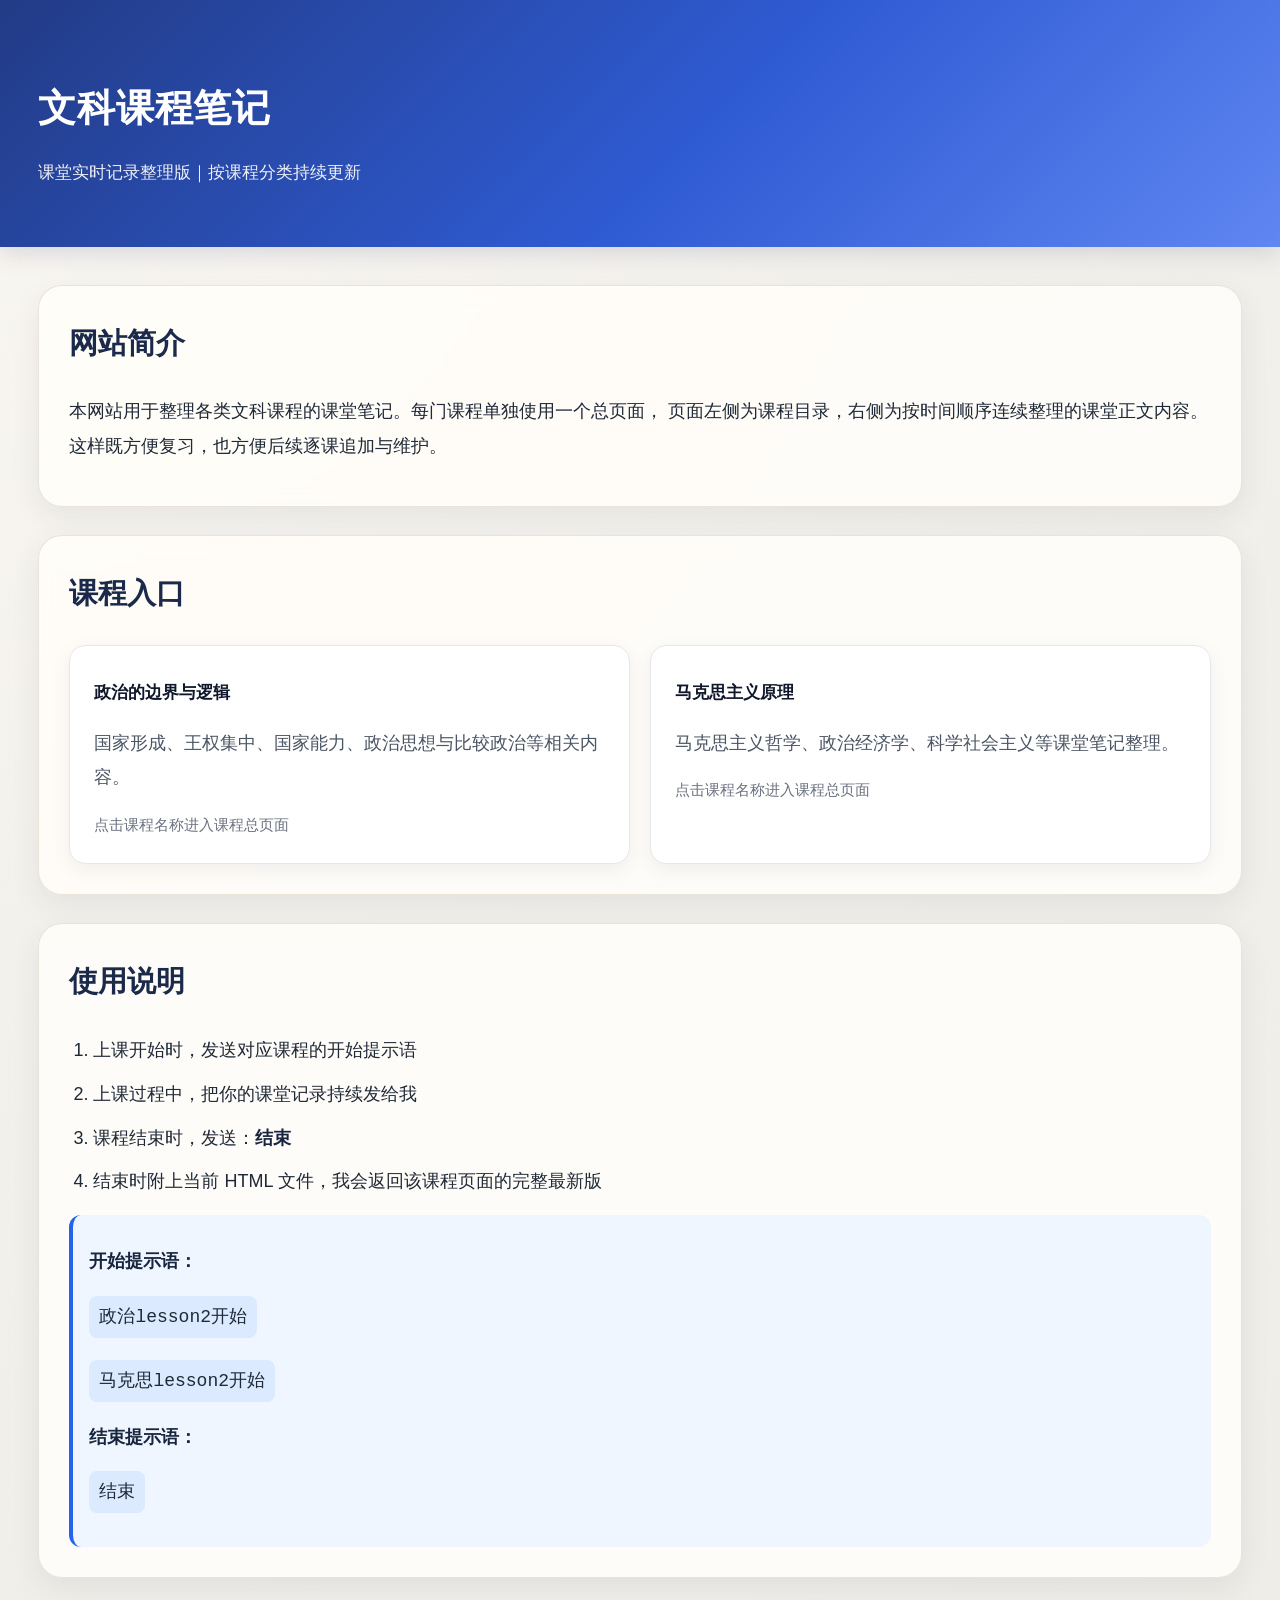
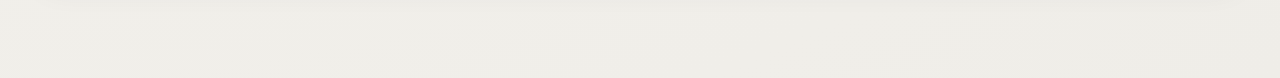
<file: index.html>
<!DOCTYPE html>
<html lang="zh-CN">
<head>
  <meta charset="UTF-8" />
  <meta name="viewport" content="width=device-width, initial-scale=1.0" />
  <title>文科课程笔记｜首页</title>
  <link rel="stylesheet" href="style.css" />
  <style>
    .course-grid {
      display: grid;
      grid-template-columns: repeat(auto-fit, minmax(280px, 1fr));
      gap: 20px;
      margin-top: 20px;
    }

    .course-card {
      background: white;
      border-radius: 16px;
      padding: 24px;
      box-shadow: 0 6px 20px rgba(15, 23, 42, 0.06);
      border: 1px solid #e5e7eb;
      transition: transform 0.2s ease, box-shadow 0.2s ease;
    }

    .course-card:hover {
      transform: translateY(-2px);
      box-shadow: 0 10px 28px rgba(15, 23, 42, 0.10);
    }

    .course-card h3 {
      margin-top: 0;
      margin-bottom: 12px;
      color: #1d4ed8;
    }

    .course-card p {
      color: #4b5563;
      margin-bottom: 16px;
    }

    .course-link {
      display: inline-block;
      text-decoration: none;
      color: #0f172a;
      font-weight: 700;
      font-size: 1.05rem;
    }

    .course-link:hover {
      color: #2563eb;
    }

    .course-meta {
      margin-top: 12px;
      color: #6b7280;
      font-size: 0.95rem;
    }

    .command-box {
      background: #eff6ff;
      border-left: 4px solid #2563eb;
      padding: 16px;
      border-radius: 12px;
      margin-top: 12px;
    }

    .command-box code {
      display: inline-block;
      background: #dbeafe;
      padding: 4px 10px;
      border-radius: 8px;
      font-family: Consolas, monospace;
      margin: 4px 0;
    }
  </style>
</head>
<body>
  <header class="site-header">
    <div class="container">
      <h1>文科课程笔记</h1>
      <p class="subtitle">课堂实时记录整理版｜按课程分类持续更新</p>
    </div>
  </header>

  <main class="container">
    <section class="card">
      <h2>网站简介</h2>
      <p>
        本网站用于整理各类文科课程的课堂笔记。每门课程单独使用一个总页面，
        页面左侧为课程目录，右侧为按时间顺序连续整理的课堂正文内容。
        这样既方便复习，也方便后续逐课追加与维护。
      </p>
    </section>

    <section class="card">
      <h2>课程入口</h2>
      <div class="course-grid">
        <div class="course-card">
          <h3><a class="course-link" href="politics.html">政治的边界与逻辑</a></h3>
          <p>国家形成、王权集中、国家能力、政治思想与比较政治等相关内容。</p>
          <div class="course-meta">点击课程名称进入课程总页面</div>
        </div>

        <div class="course-card">
          <h3><a class="course-link" href="marx.html">马克思主义原理</a></h3>
          <p>马克思主义哲学、政治经济学、科学社会主义等课堂笔记整理。</p>
          <div class="course-meta">点击课程名称进入课程总页面</div>
        </div>
      </div>
    </section>

    <section class="card">
      <h2>使用说明</h2>
      <ol>
        <li>上课开始时，发送对应课程的开始提示语</li>
        <li>上课过程中，把你的课堂记录持续发给我</li>
        <li>课程结束时，发送：<strong>结束</strong></li>
        <li>结束时附上当前 HTML 文件，我会返回该课程页面的完整最新版</li>
      </ol>

      <div class="command-box">
        <p><strong>开始提示语：</strong></p>
        <p><code>政治lesson2开始</code></p>
        <p><code>马克思lesson2开始</code></p>
        <p><strong>结束提示语：</strong></p>
        <p><code>结束</code></p>
      </div>
    </section>
  </main>
</body>
</html>
</file>
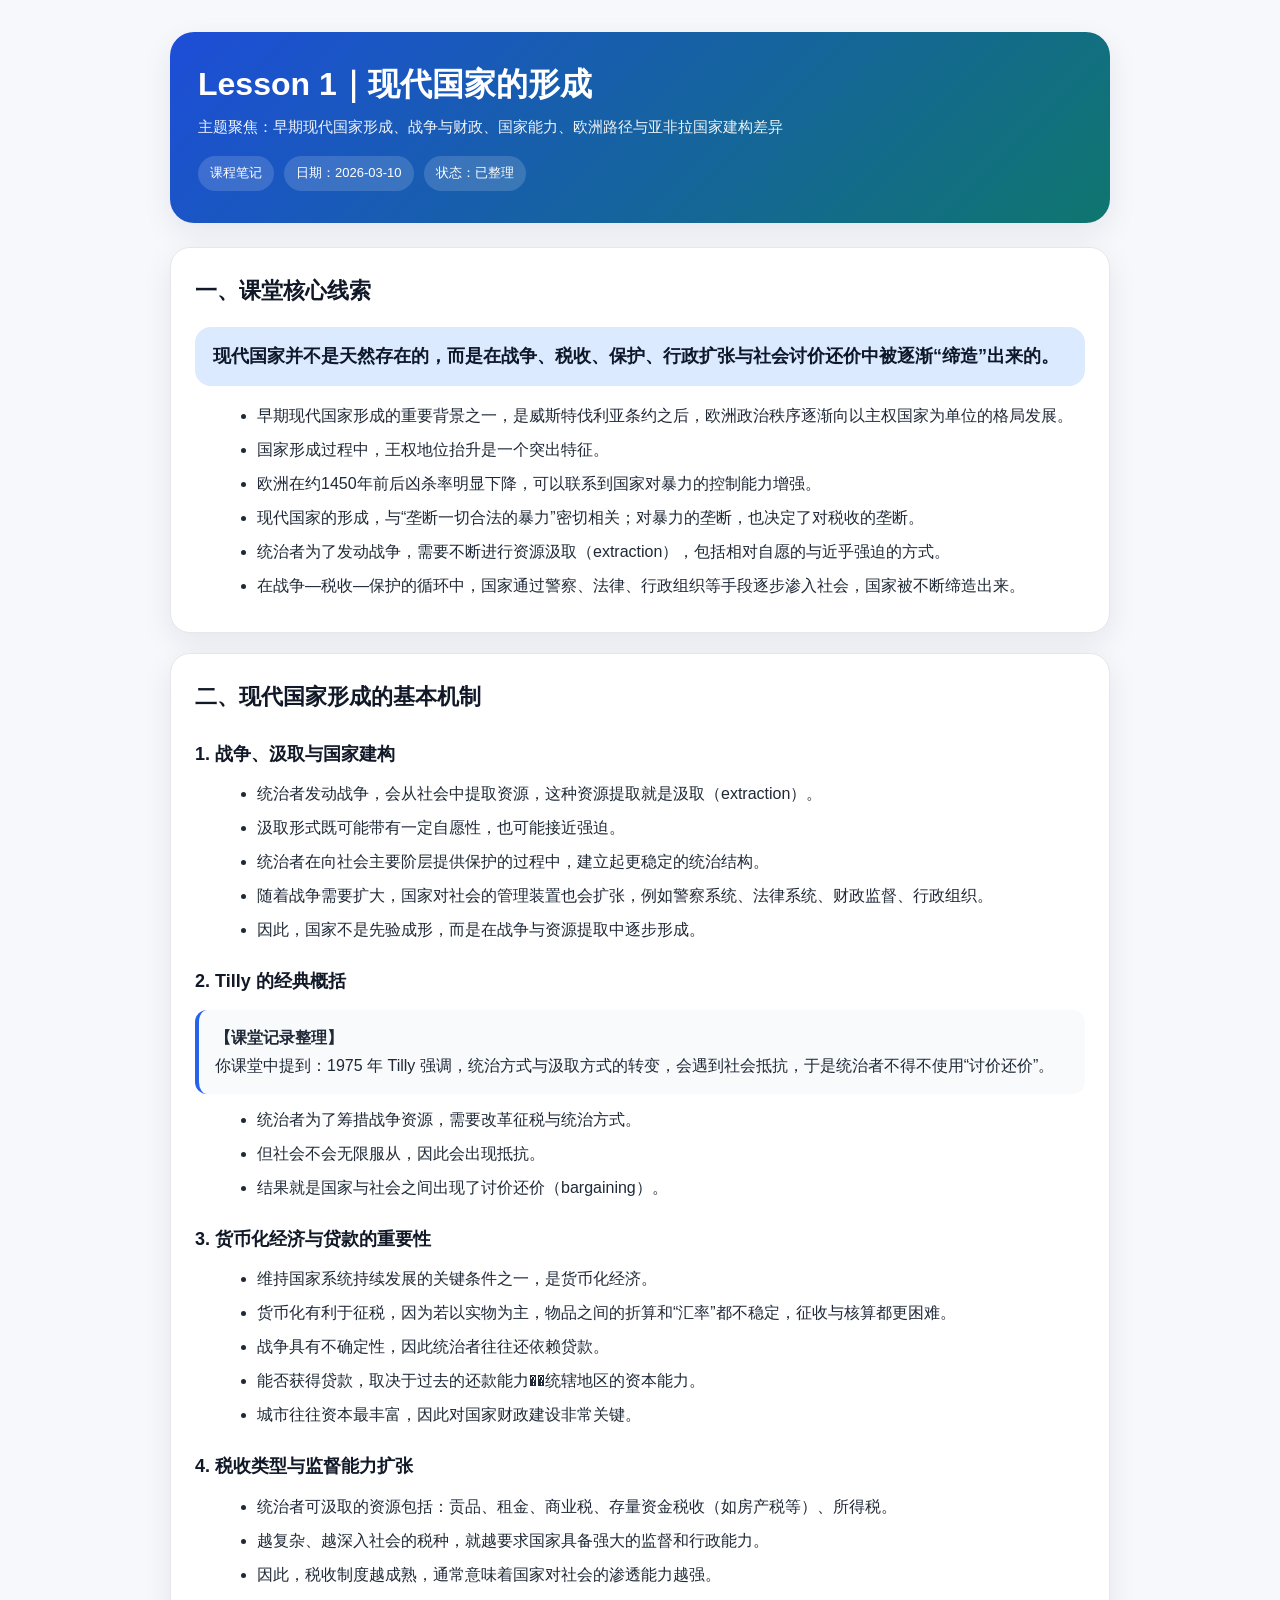
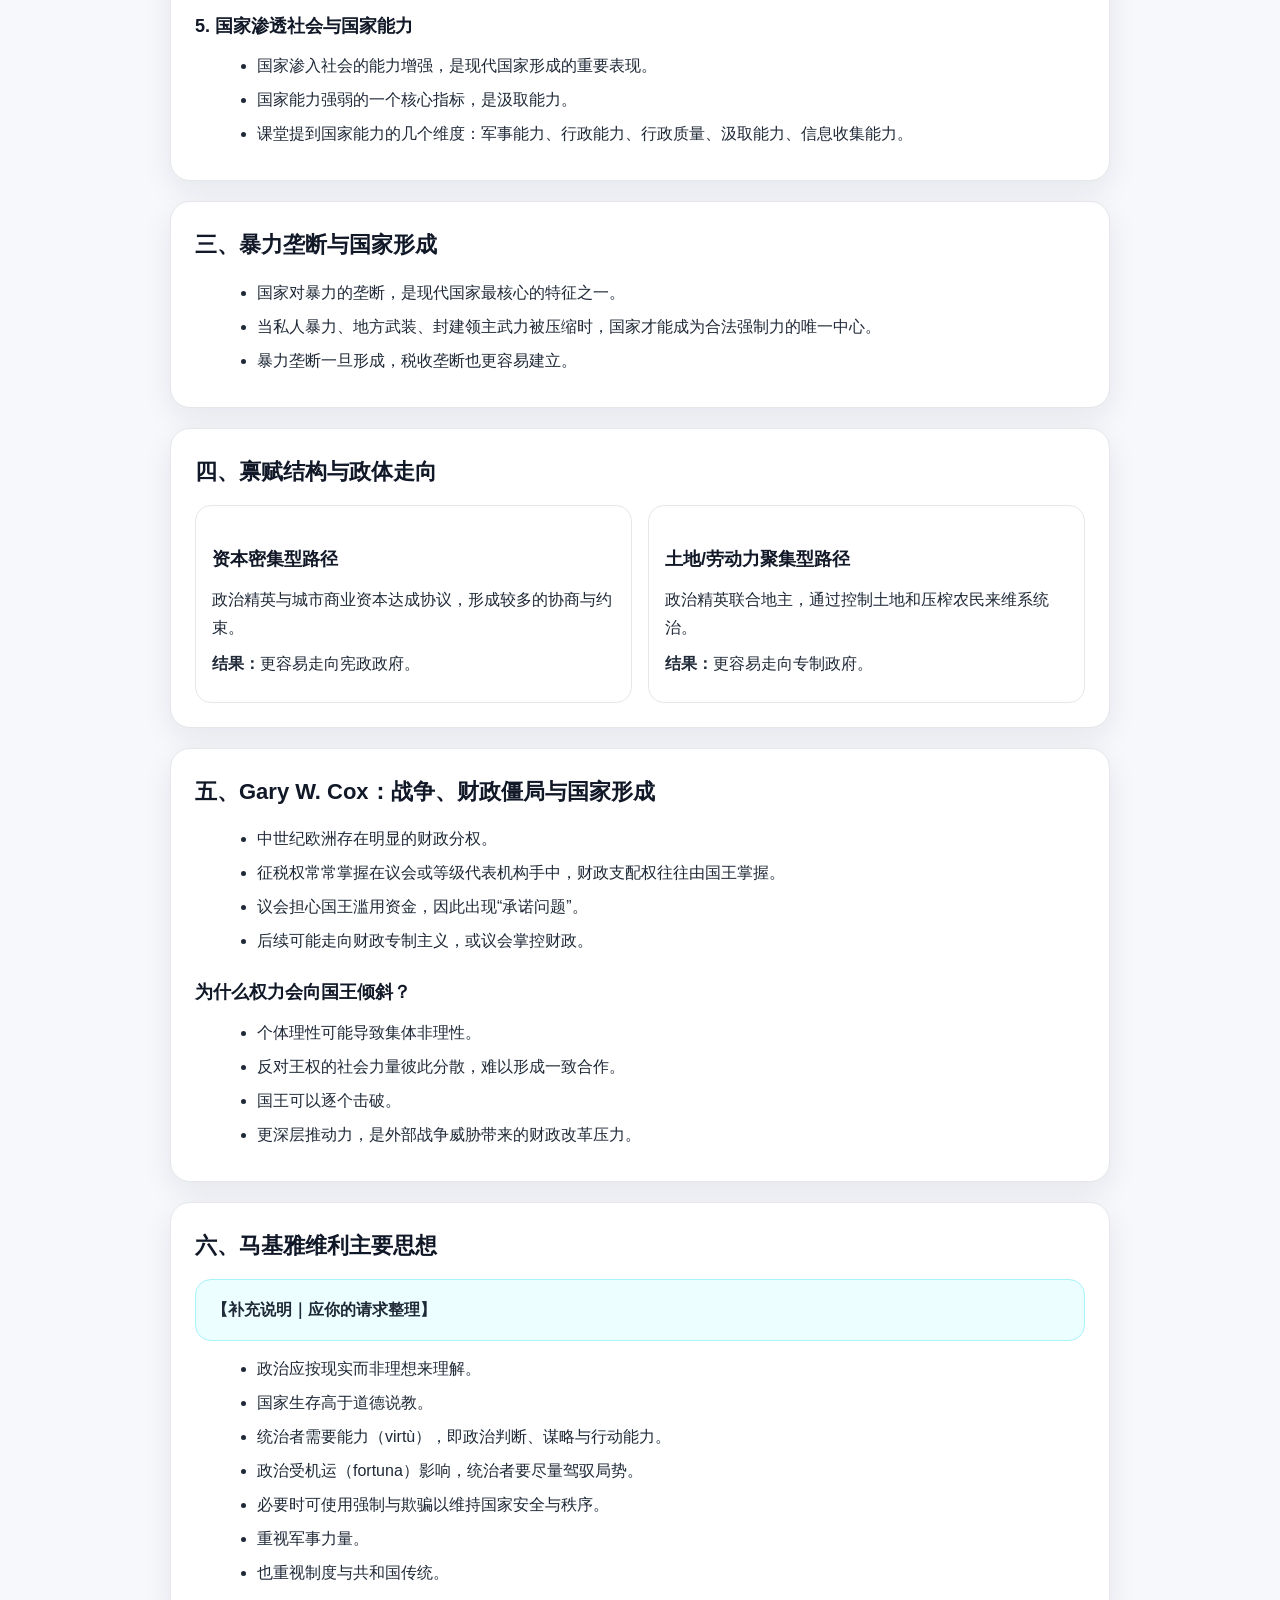
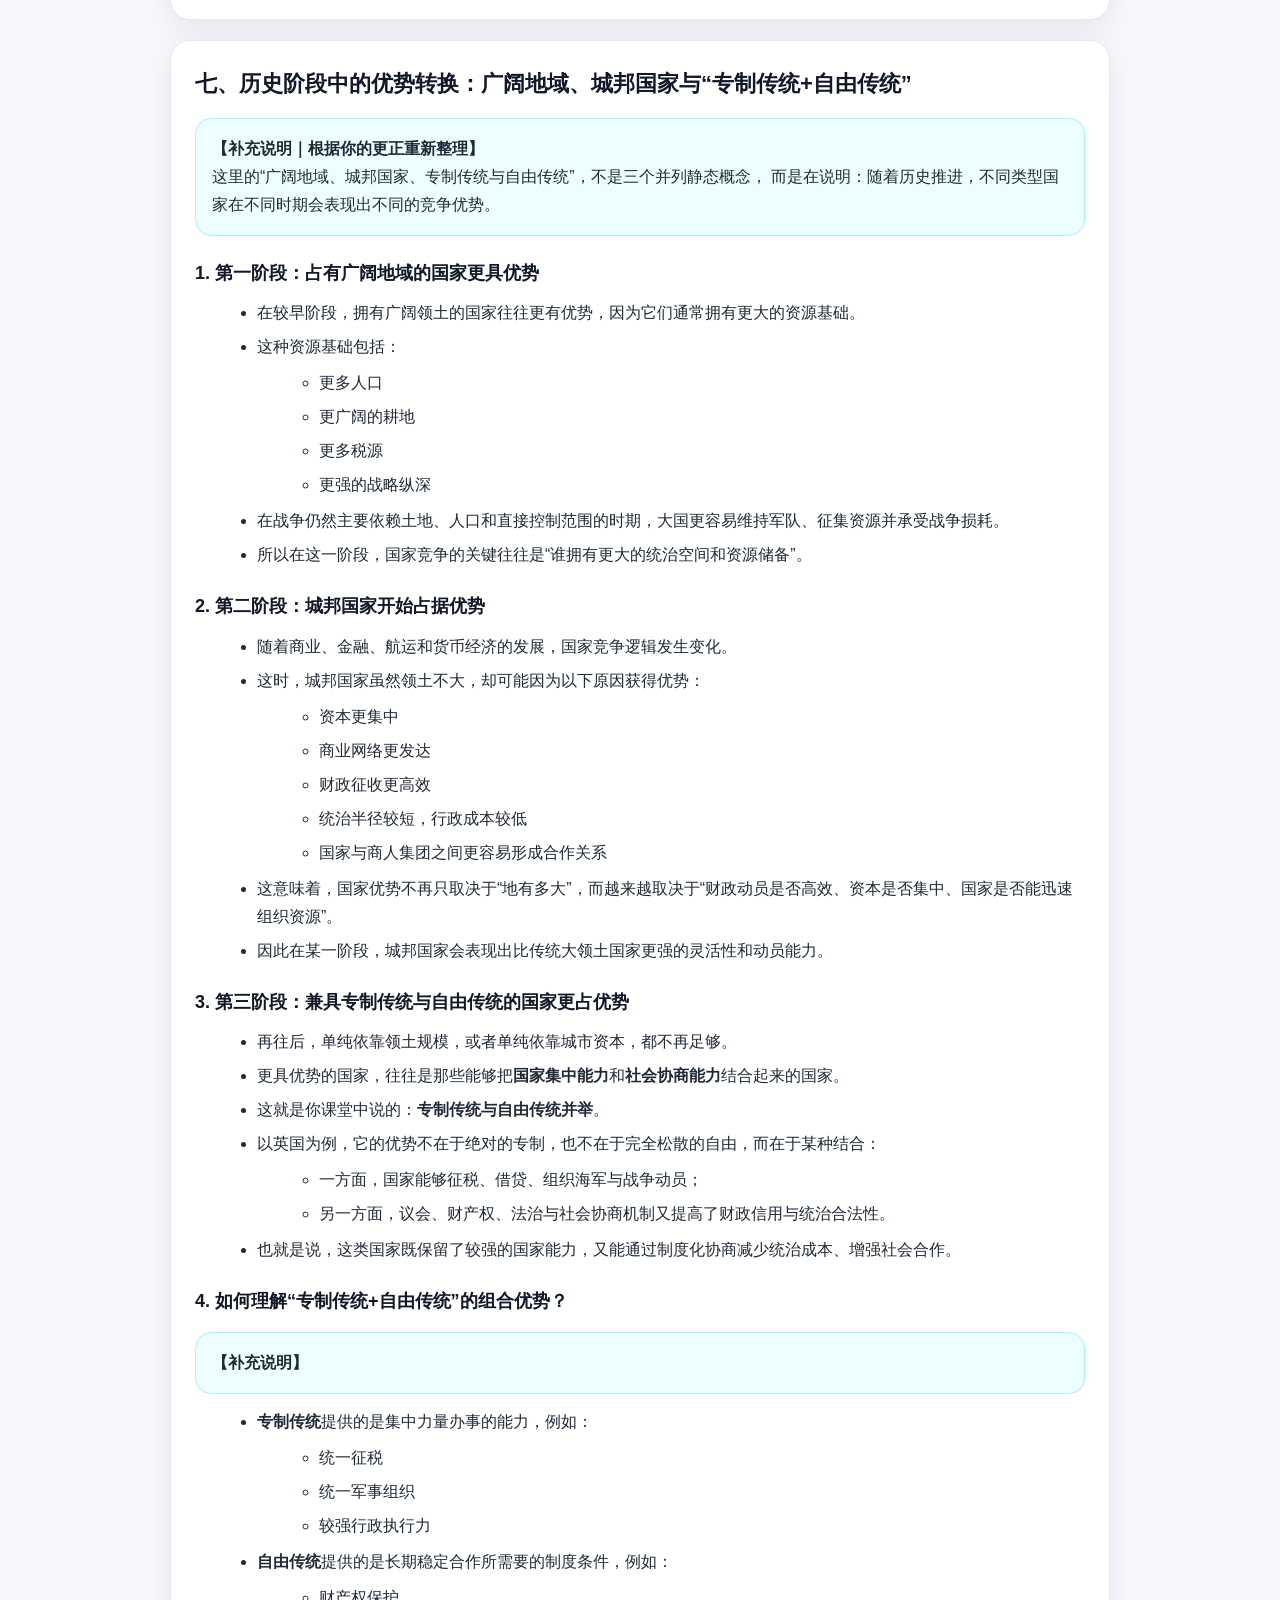
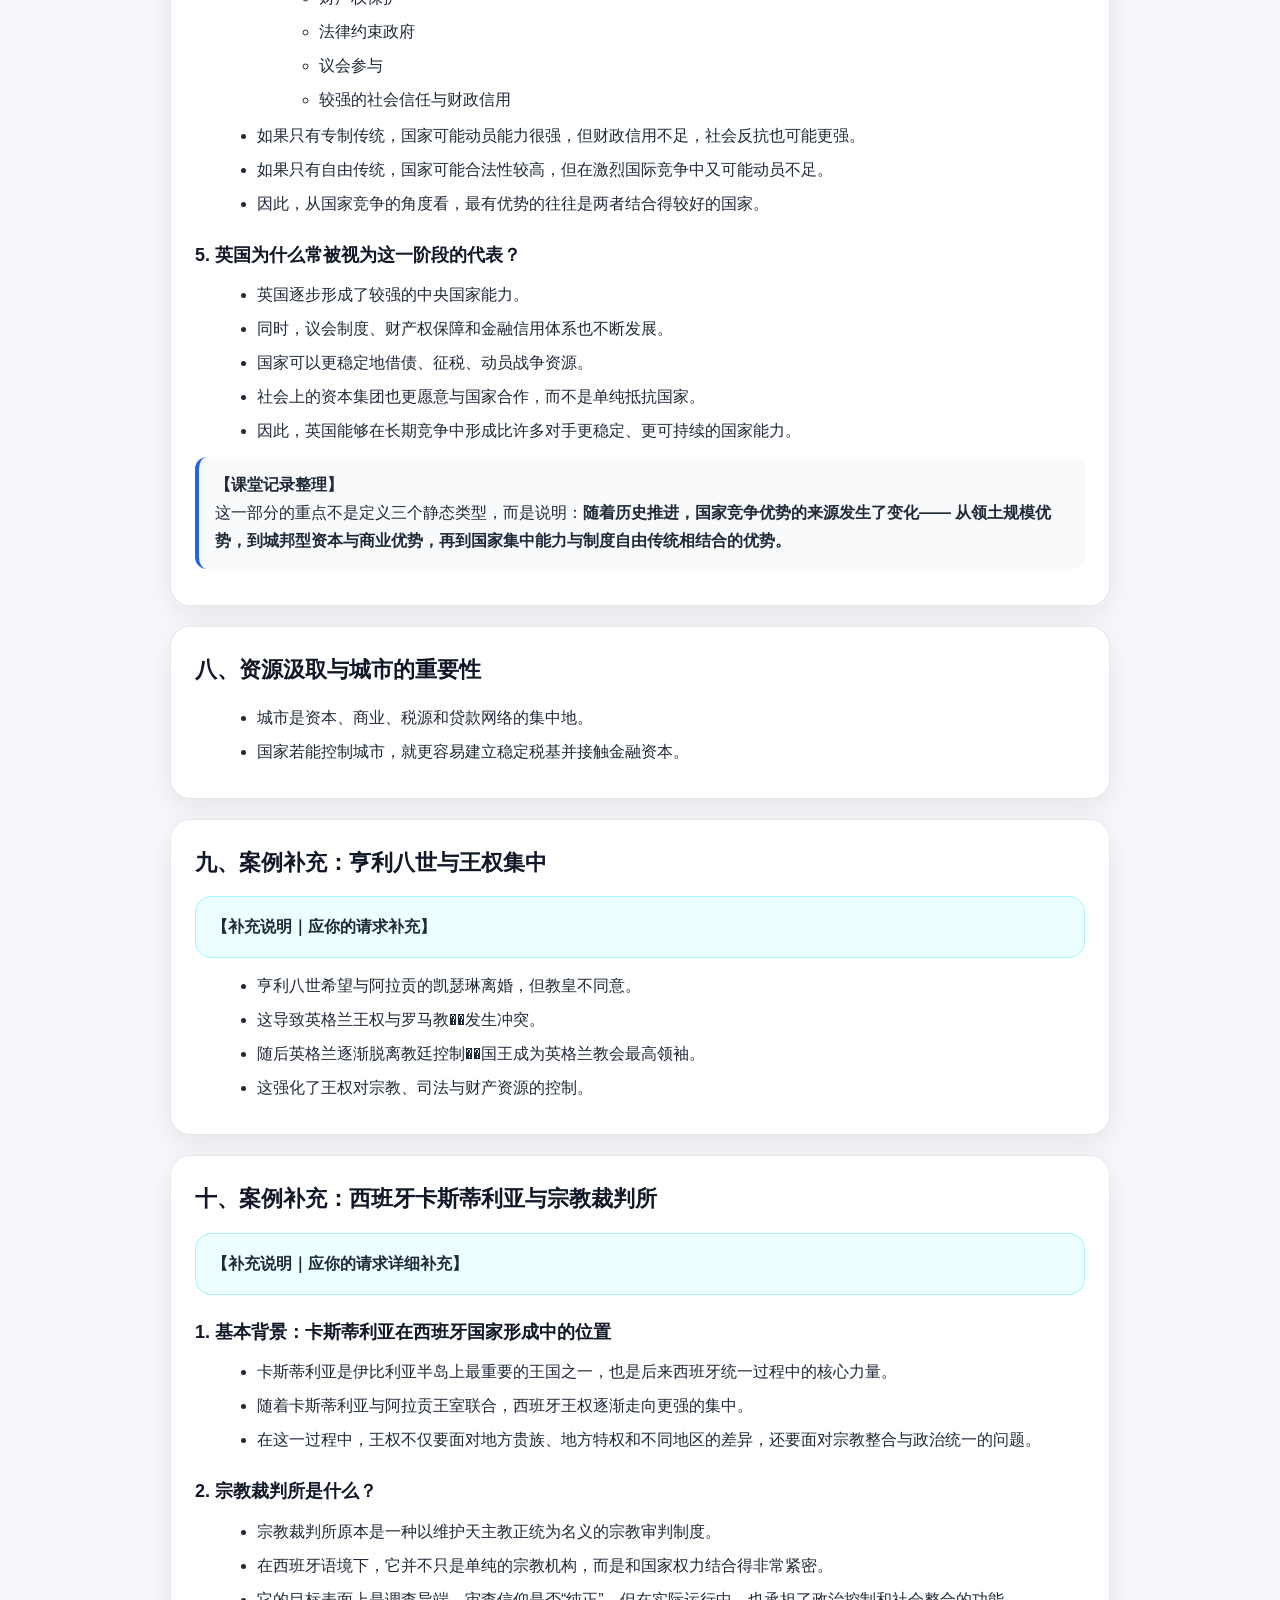
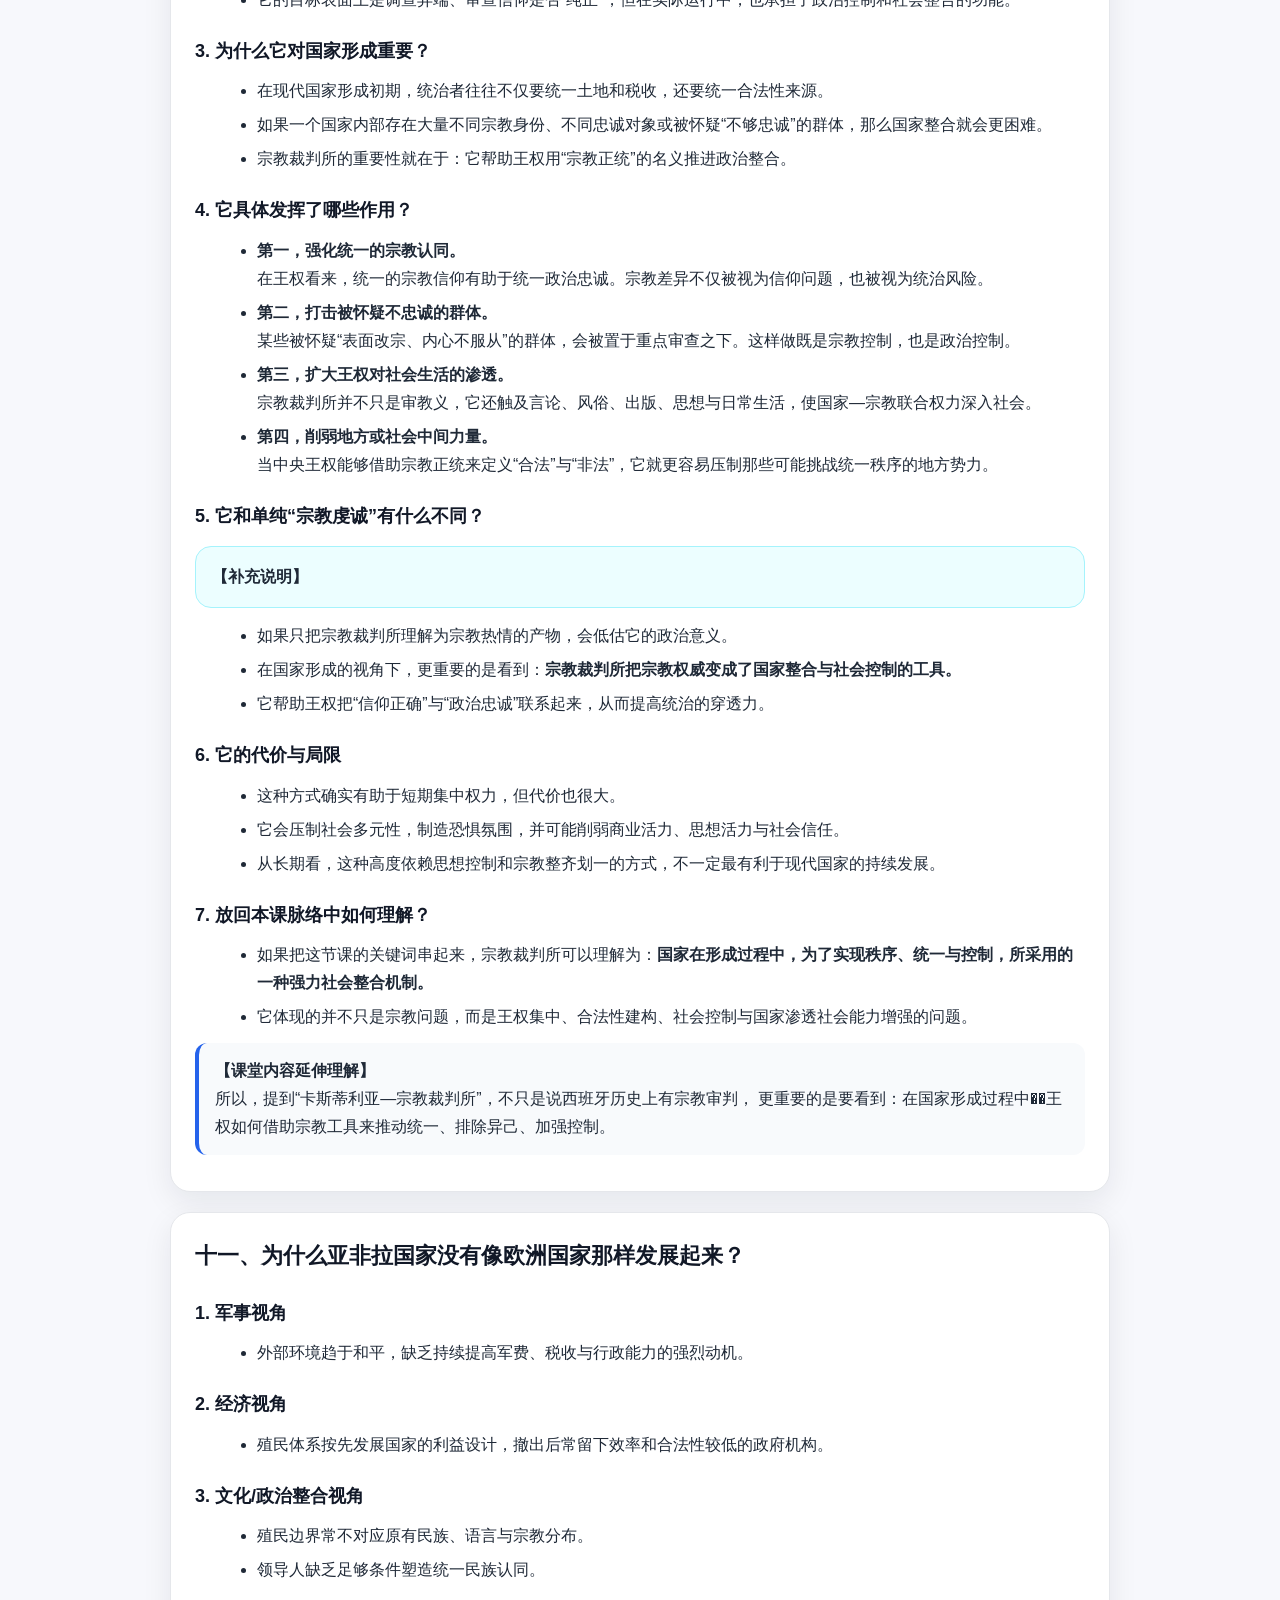
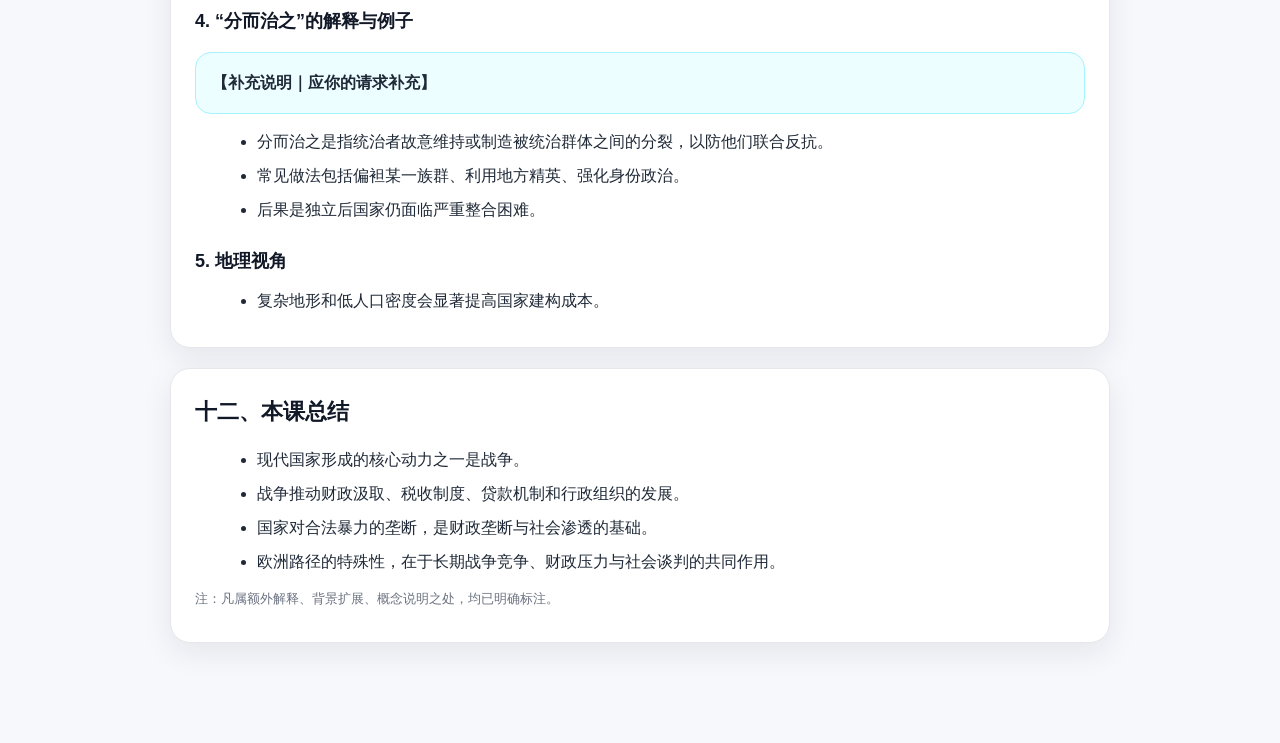
<file: lesson1.html>
<!DOCTYPE html>
<html lang="zh-CN">
<head>
  <meta charset="UTF-8" />
  <meta name="viewport" content="width=device-width, initial-scale=1.0" />
  <title>Lesson 1｜现代国家的形成</title>
  <style>
    :root{
      --bg:#f7f8fc;
      --card:#ffffff;
      --text:#1f2937;
      --muted:#6b7280;
      --line:#e5e7eb;
      --primary:#2563eb;
      --primary-soft:#dbeafe;
      --accent:#0f766e;
      --warn:#92400e;
      --warn-bg:#fef3c7;
      --tag:#eef2ff;
      --shadow:0 10px 30px rgba(15,23,42,.08);
    }
    *{box-sizing:border-box}
    body{
      margin:0;
      font-family:-apple-system,BlinkMacSystemFont,"Segoe UI","PingFang SC","Hiragino Sans GB","Microsoft YaHei",sans-serif;
      background:var(--bg);
      color:var(--text);
      line-height:1.75;
    }
    .container{
      max-width:980px;
      margin:0 auto;
      padding:32px 20px 80px;
    }
    .hero{
      background:linear-gradient(135deg,#1d4ed8 0%, #0f766e 100%);
      color:#fff;
      border-radius:24px;
      padding:32px 28px;
      box-shadow:var(--shadow);
      margin-bottom:24px;
    }
    .hero h1{
      margin:0 0 10px;
      font-size:32px;
      line-height:1.25;
    }
    .hero p{
      margin:0;
      opacity:.94;
      font-size:15px;
    }
    .meta{
      display:flex;
      flex-wrap:wrap;
      gap:10px;
      margin-top:16px;
    }
    .chip{
      display:inline-block;
      padding:6px 12px;
      border-radius:999px;
      background:rgba(255,255,255,.15);
      font-size:13px;
    }
    .card{
      background:var(--card);
      border:1px solid var(--line);
      border-radius:20px;
      padding:24px;
      box-shadow:var(--shadow);
      margin-bottom:20px;
    }
    h2{
      margin:0 0 14px;
      font-size:22px;
      color:#111827;
    }
    h3{
      margin:22px 0 10px;
      font-size:18px;
      color:#111827;
    }
    h4{
      margin:16px 0 8px;
      font-size:16px;
      color:#111827;
    }
    p{margin:8px 0}
    ul{margin:8px 0 8px 22px}
    li{margin:6px 0}
    .note{
      background:#f8fafc;
      border-left:4px solid var(--primary);
      padding:14px 16px;
      border-radius:12px;
      margin:12px 0;
    }
    .supplement{
      background:#ecfeff;
      border:1px solid #a5f3fc;
      border-radius:16px;
      padding:16px;
      margin:14px 0;
    }
    .warn{
      background:#fef3c7;
      border:1px solid #fcd34d;
      border-radius:16px;
      padding:16px;
      margin:14px 0;
    }
    .tag{
      display:inline-block;
      background:#eef2ff;
      color:#3730a3;
      padding:4px 10px;
      border-radius:999px;
      font-size:12px;
      margin-right:8px;
      margin-bottom:8px;
    }
    .grid{
      display:grid;
      grid-template-columns:repeat(auto-fit,minmax(260px,1fr));
      gap:16px;
    }
    .mini{
      border:1px solid var(--line);
      border-radius:16px;
      padding:16px;
      background:#fff;
    }
    .quote{
      font-size:18px;
      color:#0f172a;
      font-weight:600;
      padding:14px 18px;
      background:var(--primary-soft);
      border-radius:16px;
      margin:16px 0;
    }
    .footer{
      color:var(--muted);
      font-size:13px;
      margin-top:12px;
    }
    .timeline{
      border-left:3px solid #cbd5e1;
      padding-left:16px;
      margin-left:6px;
    }
    .timeline .item{
      margin:12px 0;
      position:relative;
    }
    .timeline .item::before{
      content:"";
      width:10px;
      height:10px;
      border-radius:50%;
      background:var(--primary);
      position:absolute;
      left:-22px;
      top:10px;
    }
  </style>
</head>
<body>
  <div class="container">
    <section class="hero">
      <h1>Lesson 1｜现代国家的形成</h1>
      <p>主题聚焦：早期现代国家形成、战争与财政、国家能力、欧洲路径与亚非拉国家建构差异</p>
      <div class="meta">
        <span class="chip">课程笔记</span>
        <span class="chip">日期：2026-03-10</span>
        <span class="chip">状态：已整理</span>
      </div>
    </section>

    <section class="card">
      <h2>一、课堂核心线索</h2>
      <div class="quote">现代国家并不是天然存在的，而是在战争、税收、保护、行政扩张与社会讨价还价中被逐渐“缔造”出来的。</div>
      <ul>
        <li>早期现代国家形成的重要背景之一，是威斯特伐利亚条约之后，欧洲政治秩序逐渐向以主权国家为单位的格局发展。</li>
        <li>国家形成过程中，王权地位抬升是一个突出特征。</li>
        <li>欧洲在约1450年前后凶杀率明显下降，可以联系到国家对暴力的控制能力增强。</li>
        <li>现代国家的形成，与“垄断一切合法的暴力”密切相关；对暴力的垄断，也决定了对税收的垄断。</li>
        <li>统治者为了发动战争，需要不断进行资源汲取（extraction），包括相对自愿的与近乎强迫的方式。</li>
        <li>在战争—税收—保护的循环中，国家通过警察、法律、行政组织等手段逐步渗入社会，国家被不断缔造出来。</li>
      </ul>
    </section>

    <section class="card">
      <h2>二、现代国家形成的基本机制</h2>

      <h3>1. 战争、汲取与国家建构</h3>
      <ul>
        <li>统治者发动战争，会从社会中提取资源，这种资源提取就是汲取（extraction）。</li>
        <li>汲取形式既可能带有一定自愿性，也可能接近强迫。</li>
        <li>统治者在向社会主要阶层提供保护的过程中，建立起更稳定的统治结构。</li>
        <li>随着战争需要扩大，国家对社会的管理装置也会扩张，例如警察系统、法律系统、财政监督、行政组织。</li>
        <li>因此，国家不是先验成形，而是在战争与资源提取中逐步形成。</li>
      </ul>

      <h3>2. Tilly 的经典概括</h3>
      <div class="note">
        <strong>【课堂记录整理】</strong><br />
        你课堂中提到：1975 年 Tilly 强调，统治方式与汲取方式的转变，会遇到社会抵抗，于是统治者不得不使用“讨价还价”。
      </div>
      <ul>
        <li>统治者为了筹措战争资源，需要改革征税与统治方式。</li>
        <li>但社会不会无限服从，因此会出现抵抗。</li>
        <li>结果就是国家与社会之间出现了讨价还价（bargaining）。</li>
      </ul>

      <h3>3. 货币化经济与贷款的重要性</h3>
      <ul>
        <li>维持国家系统持续发展的关键条件之一，是货币化经济。</li>
        <li>货币化有利于征税，因为若以实物为主，物品之间的折算和“汇率”都不稳定，征收与核算都更困难。</li>
        <li>战争具有不确定性，因此统治者往往还依赖贷款。</li>
        <li>能否获得贷款，取决于过去的还款能力��统辖地区的资本能力。</li>
        <li>城市往往资本最丰富，因此对国家财政建设非常关键。</li>
      </ul>

      <h3>4. 税收类型与监督能力扩张</h3>
      <ul>
        <li>统治者可汲取的资源包括：贡品、租金、商业税、存量资金税收（如房产税等）、所得税。</li>
        <li>越复杂、越深入社会的税种，就越要求国家具备强大的监督和行政能力。</li>
        <li>因此，税收制度越成熟，通常意味着国家对社会的渗透能力越强。</li>
      </ul>

      <h3>5. 国家渗透社会与国家能力</h3>
      <ul>
        <li>国家渗入社会的能力增强，是现代国家形成的重要表现。</li>
        <li>国家能力强弱的一个核心指标，是汲取能力。</li>
        <li>课堂提到国家能力的几个维度：军事能力、行政能力、行政质量、汲取能力、信息收集能力。</li>
      </ul>
    </section>

    <section class="card">
      <h2>三、暴力垄断与国家形成</h2>
      <ul>
        <li>国家对暴力的垄断，是现代国家最核心的特征之一。</li>
        <li>当私人暴力、地方武装、封建领主武力被压缩时，国家才能成为合法强制力的唯一中心。</li>
        <li>暴力垄断一旦形成，税收垄断也更容易建立。</li>
      </ul>
    </section>

    <section class="card">
      <h2>四、禀赋结构与政体走向</h2>
      <div class="grid">
        <div class="mini">
          <h3>资本密集型路径</h3>
          <p>政治精英与城市商业资本达成协议，形成较多的协商与约束。</p>
          <p><strong>结果：</strong>更容易走向宪政政府。</p>
        </div>
        <div class="mini">
          <h3>土地/劳动力聚集型路径</h3>
          <p>政治精英联合地主，通过控制土地和压榨农民来维系统治。</p>
          <p><strong>结果：</strong>更容易走向专制政府。</p>
        </div>
      </div>
    </section>

    <section class="card">
      <h2>五、Gary W. Cox：战争、财政僵局与国家形成</h2>
      <ul>
        <li>中世纪欧洲存在明显的财政分权。</li>
        <li>征税权常常掌握在议会或等级代表机构手中，财政支配权往往由国王掌握。</li>
        <li>议会担心国王滥用资金，因此出现“承诺问题”。</li>
        <li>后续可能走向财政专制主义，或议会掌控财政。</li>
      </ul>

      <h3>为什么权力会向国王倾斜？</h3>
      <ul>
        <li>个体理性可能导致集体非理性。</li>
        <li>反对王权的社会力量彼此分散，难以形成一致合作。</li>
        <li>国王可以逐个击破。</li>
        <li>更深层推动力，是外部战争威胁带来的财政改革压力。</li>
      </ul>
    </section>

    <section class="card">
      <h2>六、马基雅维利主要思想</h2>
      <div class="supplement">
        <strong>【补充说明｜应你的请求整理】</strong>
      </div>
      <ul>
        <li>政治应按现实而非理想来理解。</li>
        <li>国家生存高于道德说教。</li>
        <li>统治者需要能力（virtù），即政治判断、谋略与行动能力。</li>
        <li>政治受机运（fortuna）影响，统治者要尽量驾驭局势。</li>
        <li>必要时可使用强制与欺骗以维持国家安全与秩序。</li>
        <li>重视军事力量。</li>
        <li>也重视制度与共和国传统。</li>
      </ul>
    </section>

    <section class="card">
  <h2>七、历史阶段中的优势转换：广阔地域、城邦国家与“专制传统+自由传统”</h2>

  <div class="supplement">
    <strong>【补充说明｜根据你的更正重新整理】</strong><br />
    这里的“广阔地域、城邦国家、专制传统与自由传统”，不是三个并列静态概念，
    而是在说明：随着历史推进，不同类型国家在不同时期会表现出不同的竞争优势。
  </div>

  <h3>1. 第一阶段：占有广阔地域的国家更具优势</h3>
  <ul>
    <li>在较早阶段，拥有广阔领土的国家往往更有优势，因为它们通常拥有更大的资源基础。</li>
    <li>这种资源基础包括：
      <ul>
        <li>更多人口</li>
        <li>更广阔的耕地</li>
        <li>更多税源</li>
        <li>更强的战略纵深</li>
      </ul>
    </li>
    <li>在战争仍然主要依赖土地、人口和直接控制范围的时期，大国更容易维持军队、征集资源并承受战争损耗。</li>
    <li>所以在这一阶段，国家竞争的关键往往是“谁拥有更大的统治空间和资源储备”。</li>
  </ul>

  <h3>2. 第二阶段：城邦国家开始占据优势</h3>
  <ul>
    <li>随着商业、金融、航运和货币经济的发展，国家竞争逻辑发生变化。</li>
    <li>这时，城邦国家虽然领土不大，却可能因为以下原因获得优势：
      <ul>
        <li>资本更集中</li>
        <li>商业网络更发达</li>
        <li>财政征收更高效</li>
        <li>统治半径较短，行政成本较低</li>
        <li>国家与商人集团之间更容易形成合作关系</li>
      </ul>
    </li>
    <li>这意味着，国家优势不再只取决于“地有多大”，而越来越取决于“财政动员是否高效、资本是否集中、国家是否能迅速组织资源”。</li>
    <li>因此在某一阶段，城邦国家会表现出比传统大领土国家更强的灵活性和动员能力。</li>
  </ul>

  <h3>3. 第三阶段：兼具专制传统与自由传统的国家更占优势</h3>
  <ul>
    <li>再往后，单纯依靠领土规模，或者单纯依靠城市资本，都不再足够。</li>
    <li>更具优势的国家，往往是那些能够把<strong>国家集中能力</strong>和<strong>社会协商能力</strong>结合起来的国家。</li>
    <li>这就是你课堂中说的：<strong>专制传统与自由传统并举</strong>。</li>
    <li>以英国为例，它的优势不在于绝对的专制，也不在于完全松散的自由，而在于某种结合：
      <ul>
        <li>一方面，国家能够征税、借贷、组织海军与战争动员；</li>
        <li>另一方面，议会、财产权、法治与社会协商机制又提高了财政信用与统治合法性。</li>
      </ul>
    </li>
    <li>也就是说，这类国家既保留了较强的国家能力，又能通过制度化协商减少统治成本、增强社会合作。</li>
  </ul>

  <h3>4. 如何理解“专制传统+自由传统”的组合优势？</h3>
  <div class="supplement">
    <strong>【补充说明】</strong>
  </div>
  <ul>
    <li><strong>专制传统</strong>提供的是集中力量办事的能力，例如：
      <ul>
        <li>统一征税</li>
        <li>统一军事组织</li>
        <li>较强行政执行力</li>
      </ul>
    </li>
    <li><strong>自由传统</strong>提供的是长期稳定合作所需要的制度条件，例如：
      <ul>
        <li>财产权保护</li>
        <li>法律约束政府</li>
        <li>议会参与</li>
        <li>较强的社会信任与财政信用</li>
      </ul>
    </li>
    <li>如果只有专制传统，国家可能动员能力很强，但财政信用不足，社会反抗也可能更强。</li>
    <li>如果只有自由传统，国家可能合法性较高，但在激烈国际竞争中又可能动员不足。</li>
    <li>因此，从国家竞争的角度看，最有优势的往往是两者结合得较好的国家。</li>
  </ul>

  <h3>5. 英国为什么常被视为这一阶段的代表？</h3>
  <ul>
    <li>英国逐步形成了较强的中央国家能力。</li>
    <li>同时，议会制度、财产权保障和金融信用体系也不断发展。</li>
    <li>国家可以更稳定地借债、征税、动员战争资源。</li>
    <li>社会上的资本集团也更愿意与国家合作，而不是单纯抵抗国家。</li>
    <li>因此，英国能够在长期竞争中形成比许多对手更稳定、更可持续的国家能力。</li>
  </ul>

  <div class="note">
    <strong>【课堂记录整理】</strong><br />
    这一部分的重点不是定义三个静态类型，而是说明：<strong>随着历史推进，国家竞争优势的来源发生了变化——
    从领土规模优势，到城邦型资本与商业优势，再到国家集中能力与制度自由传统相结合的优势。</strong>
  </div>
</section>
    
    <section class="card">
      <h2>八、资源汲取与城市的重要性</h2>
      <ul>
        <li>城市是资本、商业、税源和贷款网络的集中地。</li>
        <li>国家若能控制城市，就更容易建立稳定税基并接触金融资本。</li>
      </ul>
    </section>

    <section class="card">
      <h2>九、案例补充：亨利八世与王权集中</h2>
      <div class="supplement">
        <strong>【补充说明｜应你的请求补充】</strong>
      </div>
      <ul>
        <li>亨利八世希望与阿拉贡的凯瑟琳离婚，但教皇不同意。</li>
        <li>这导致英格兰王权与罗马教��发生冲突。</li>
        <li>随后英格兰逐渐脱离教廷控制��国王成为英格兰教会最高领袖。</li>
        <li>这强化了王权对宗教、司法与财产资源的控制。</li>
      </ul>
    </section>

    <section class="card">
  <h2>十、案例补充：西班牙卡斯蒂利亚与宗教裁判所</h2>
  <div class="supplement">
    <strong>【补充说明｜应你的请求详细补充】</strong>
  </div>

  <h3>1. 基本背景：卡斯蒂利亚在西班牙国家形成中的位置</h3>
  <ul>
    <li>卡斯蒂利亚是伊比利亚半岛上最重要的王国之一，也是后来西班牙统一过程中的核心力量。</li>
    <li>随着卡斯蒂利亚与阿拉贡王室联合，西班牙王权逐渐走向更强的集中。</li>
    <li>在这一过程中，王权不仅要面对地方贵族、地方特权和不同地区的差异，还要面对宗教整合与政治统一的问题。</li>
  </ul>

  <h3>2. 宗教裁判所是什么？</h3>
  <ul>
    <li>宗教裁判所原本是一种以维护天主教正统为名义的宗教审判制度。</li>
    <li>在西班牙语境下，它并不只是单纯的宗教机构，而是和国家权力结合得非常紧密。</li>
    <li>它的目标表面上是调查异端、审查信仰是否“纯正”，但在实际运行中，也承担了政治控制和社会整合的功能。</li>
  </ul>

  <h3>3. 为什么它对国家形成重要？</h3>
  <ul>
    <li>在现代国家形成初期，统治者往往不仅要统一土地和税收，还要统一合法性来源。</li>
    <li>如果一个国家内部存在大量不同宗教身份、不同忠诚对象或被怀疑“不够忠诚”的群体，那么国家整合就会更困难。</li>
    <li>宗教裁判所的重要性就在于：它帮助王权用“宗教正统”的名义推进政治整合。</li>
  </ul>

  <h3>4. 它具体发挥了哪些作用？</h3>
  <ul>
    <li><strong>第一，强化统一的宗教认同。</strong><br />
      在王权看来，统一的宗教信仰有助于统一政治忠诚。宗教差异不仅被视为信仰问题，也被视为统治风险。
    </li>
    <li><strong>第二，打击被怀疑不忠诚的群体。</strong><br />
      某些被怀疑“表面改宗、内心不服从”的群体，会被置于重点审查之下。这样做既是宗教控制，也是政治控制。
    </li>
    <li><strong>第三，扩大王权对社会生活的渗透。</strong><br />
      宗教裁判所并不只是审教义，它还触及言论、风俗、出版、思想与日常生活，使国家—宗教联合权力深入社会。
    </li>
    <li><strong>第四，削弱地方或社会中间力量。</strong><br />
      当中央王权能够借助宗教正统来定义“合法”与“非法”，它就更容易压制那些可能挑战统一秩序的地方势力。
    </li>
  </ul>

  <h3>5. 它和单纯“宗教虔诚”有什么不同？</h3>
  <div class="supplement">
    <strong>【补充说明】</strong>
  </div>
  <ul>
    <li>如果只把宗教裁判所理解为宗教热情的产物，会低估它的政治意义。</li>
    <li>在国家形成的视角下，更重要的是看到：<strong>宗教裁判所把宗教权威变成了国家整合与社会控制的工具。</strong></li>
    <li>它帮助王权把“信仰正确”与“政治忠诚”联系起来，从而提高统治的穿透力。</li>
  </ul>

  <h3>6. 它的代价与局限</h3>
  <ul>
    <li>这种方式确实有助于短期集中权力，但代价也很大。</li>
    <li>它会压制社会多元性，制造恐惧氛围，并可能削弱商业活力、思想活力与社会信任。</li>
    <li>从长期看，这种高度依赖思想控制和宗教整齐划一的方式，不一定最有利于现代国家的持续发展。</li>
  </ul>

  <h3>7. 放回本课脉络中如何理解？</h3>
  <ul>
    <li>如果把这节课的关键词串起来，宗教裁判所可以理解为：<strong>国家在形成过程中，为了实现秩序、统一与控制，所采用的一种强力社会整合机制。</strong></li>
    <li>它体现的并不只是宗教问题，而是王权集中、合法性建构、社会控制与国家渗透社会能力增强的问题。</li>
  </ul>

  <div class="note">
    <strong>【课堂内容延伸理解】</strong><br />
    所以，提到“卡斯蒂利亚—宗教裁判所”，不只是说西班牙历史上有宗教审判，
    更重要的是要看到：在国家形成过程中��王权如何借助宗教工具来推动统一、排除异己、加强控制。
  </div>
</section>
    
    <section class="card">
      <h2>十一、为什么亚非拉国家没有像欧洲国家那样发展起来？</h2>

      <h3>1. 军事视角</h3>
      <ul>
        <li>外部环境趋于和平，缺乏持续提高军费、税收与行政能力的强烈动机。</li>
      </ul>

      <h3>2. 经济视角</h3>
      <ul>
        <li>殖民体系按先发展国家的利益设计，撤出后常留下效率和合法性较低的政府机构。</li>
      </ul>

      <h3>3. 文化/政治整合视角</h3>
      <ul>
        <li>殖民边界常不对应原有民族、语言与宗教分布。</li>
        <li>领导人缺乏足够条件塑造统一民族认同。</li>
      </ul>

      <h3>4. “分而治之”的解释与例子</h3>
      <div class="supplement">
        <strong>【补充说明｜应你的请求补充】</strong>
      </div>
      <ul>
        <li>分而治之是指统治者故意维持或制造被统治群体之间的分裂，以防他们联合反抗。</li>
        <li>常见做法包括偏袒某一族群、利用地方精英、强化身份政治。</li>
        <li>后果是独立后国家仍面临严重整合困难。</li>
      </ul>

      <h3>5. 地理视角</h3>
      <ul>
        <li>复杂地形和低人口密度会显著提高国家建构成本。</li>
      </ul>
    </section>

    <section class="card">
      <h2>十二、本课总结</h2>
      <ul>
        <li>现代国家形成的核心动力之一是战争。</li>
        <li>战争推动财政汲取、税收制度、贷款机制和行政组织的发展。</li>
        <li>国家对合法暴力的垄断，是财政垄断与社会渗透的基础。</li>
        <li>欧洲路径的特殊性，在于长期战争竞争、财政压力与社会谈判的共同作用。</li>
      </ul>
      <p class="footer">注：凡属额外解释、背景扩展、概念说明之处，均已明确标注。</p>
    </section>
  </div>
</body>
</html>
</file>
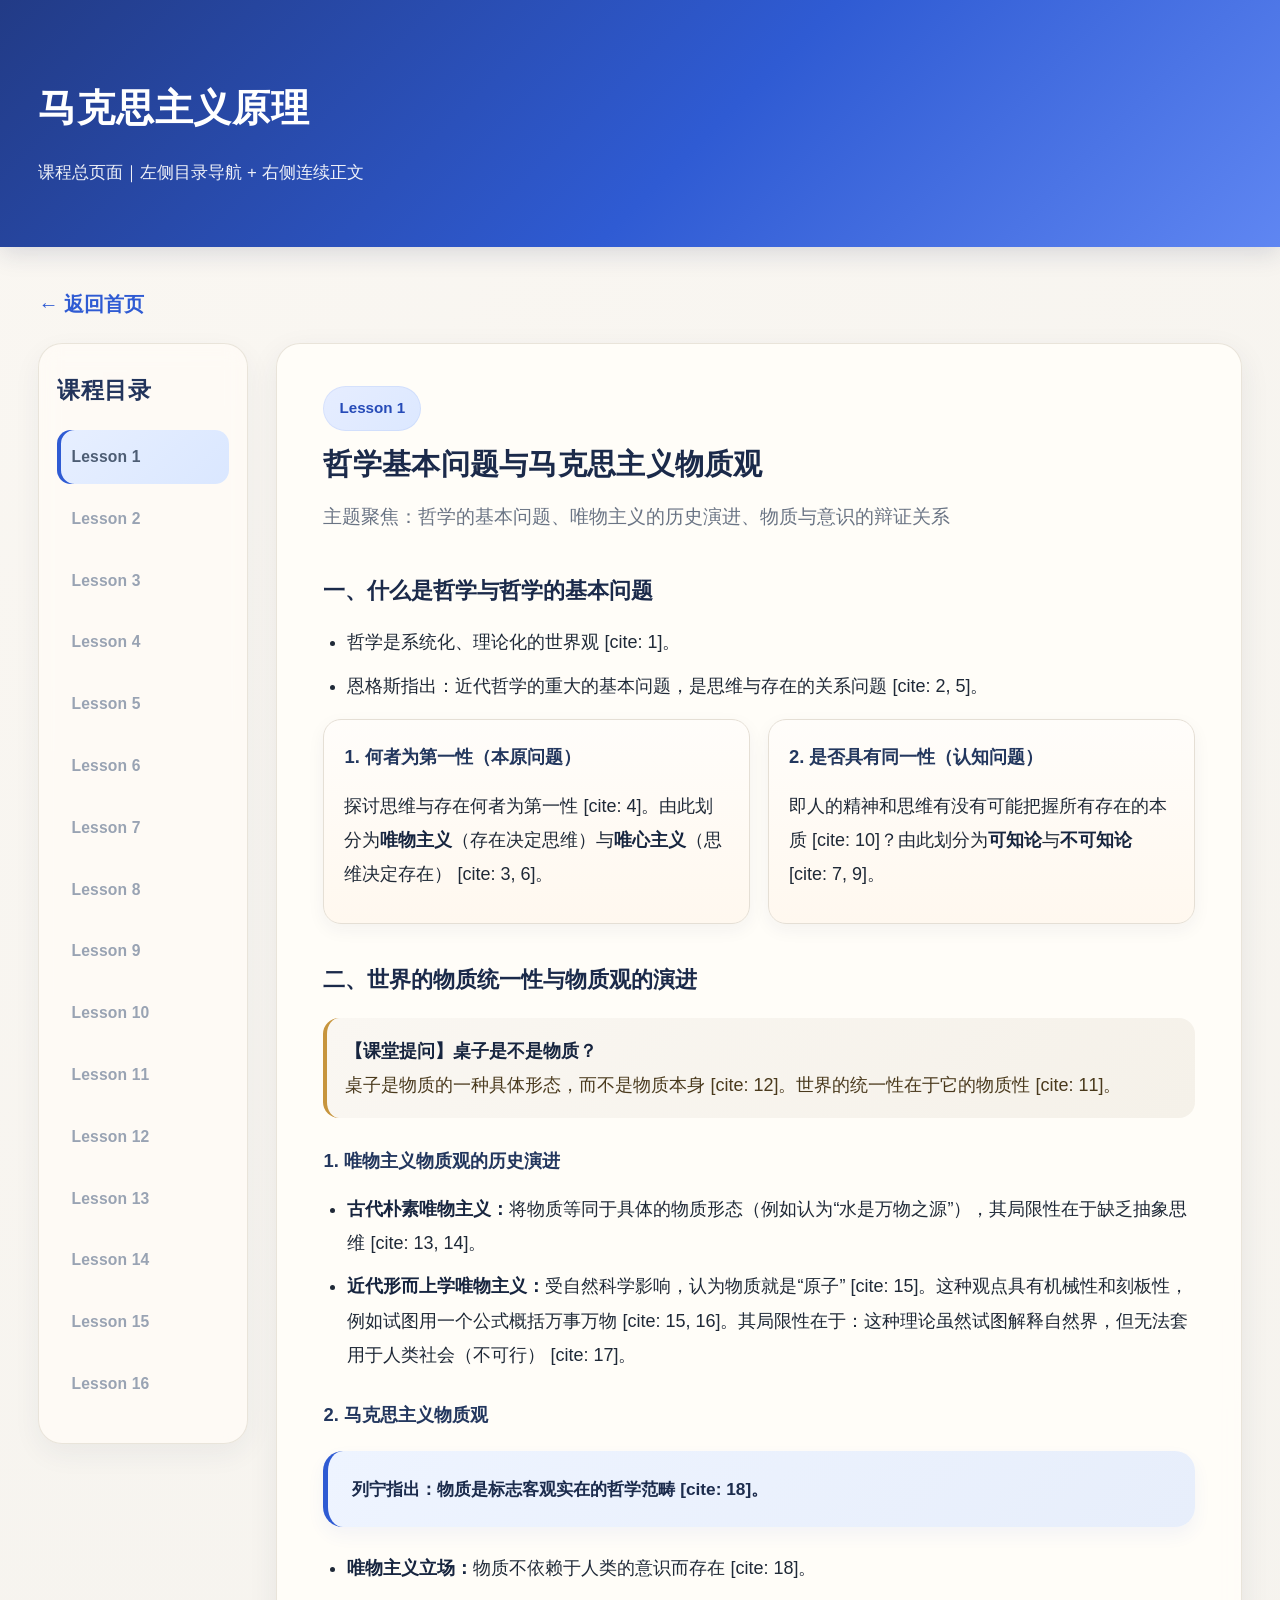
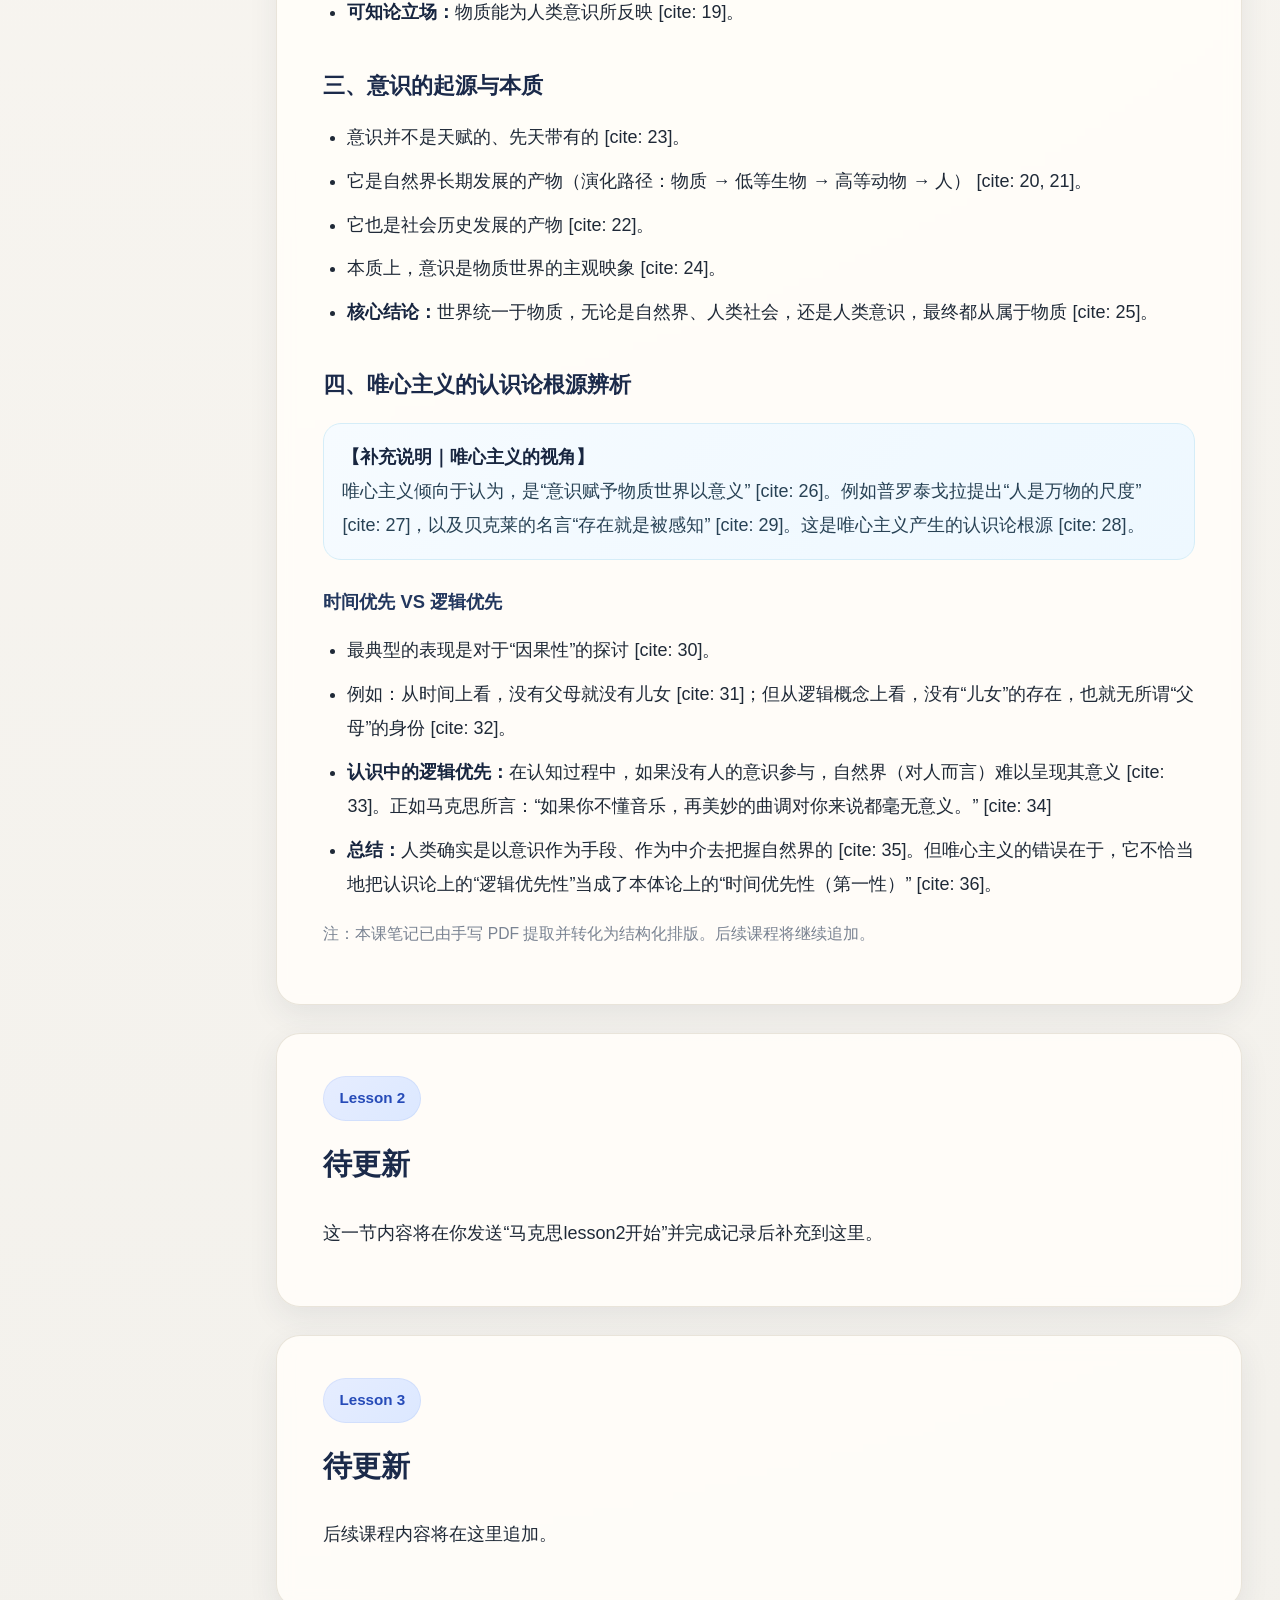
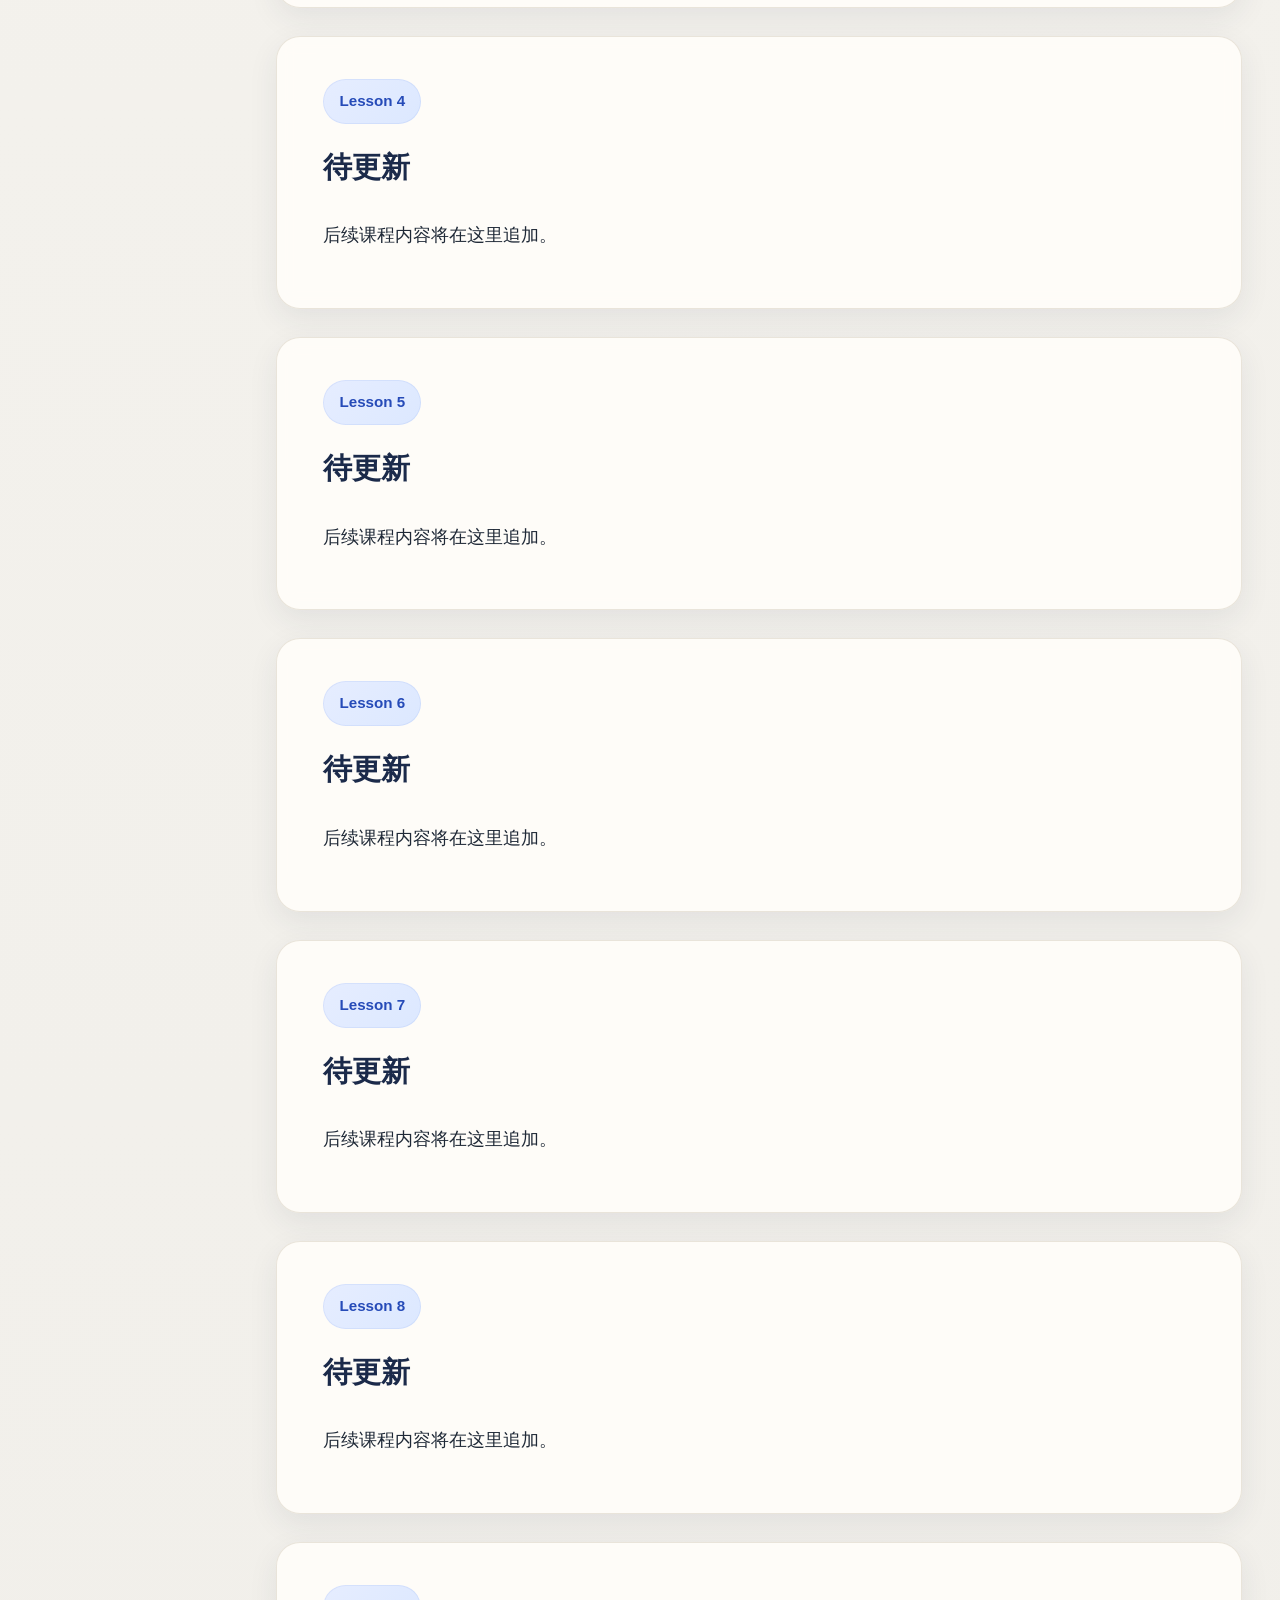
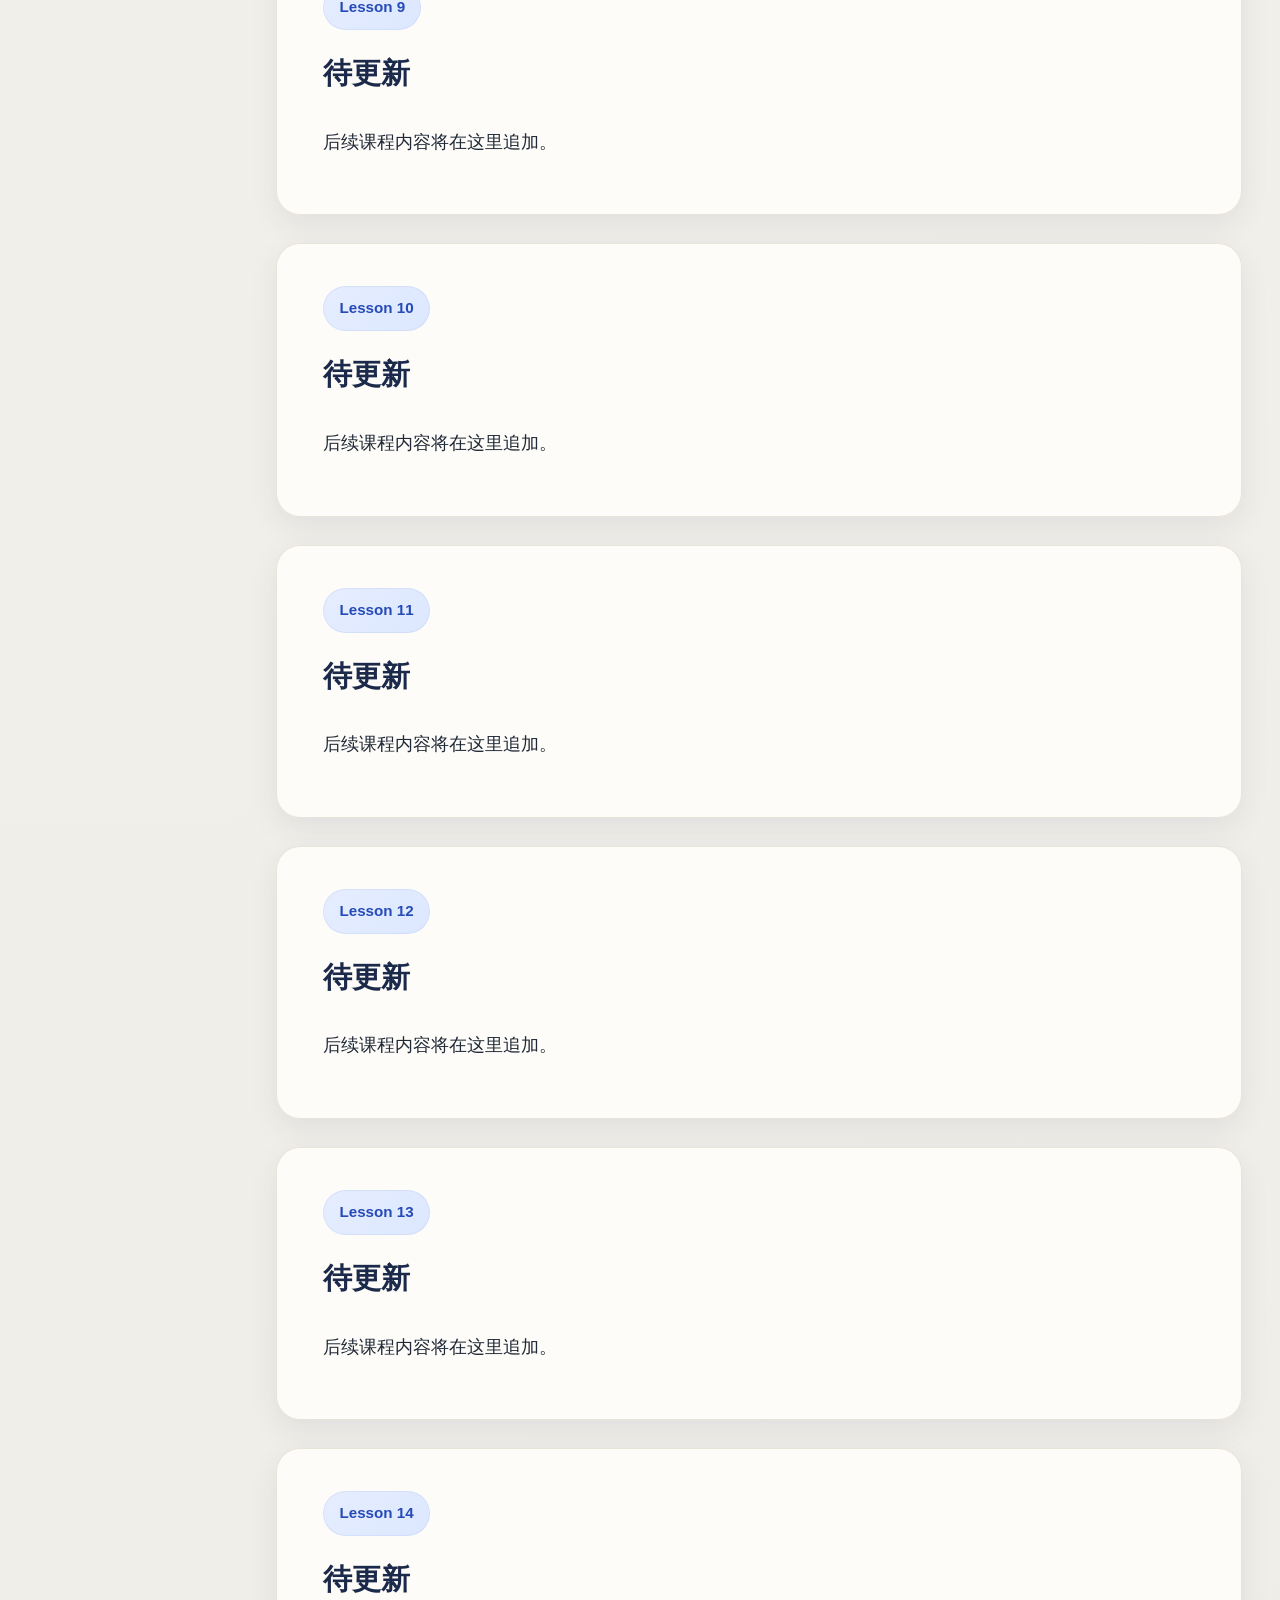
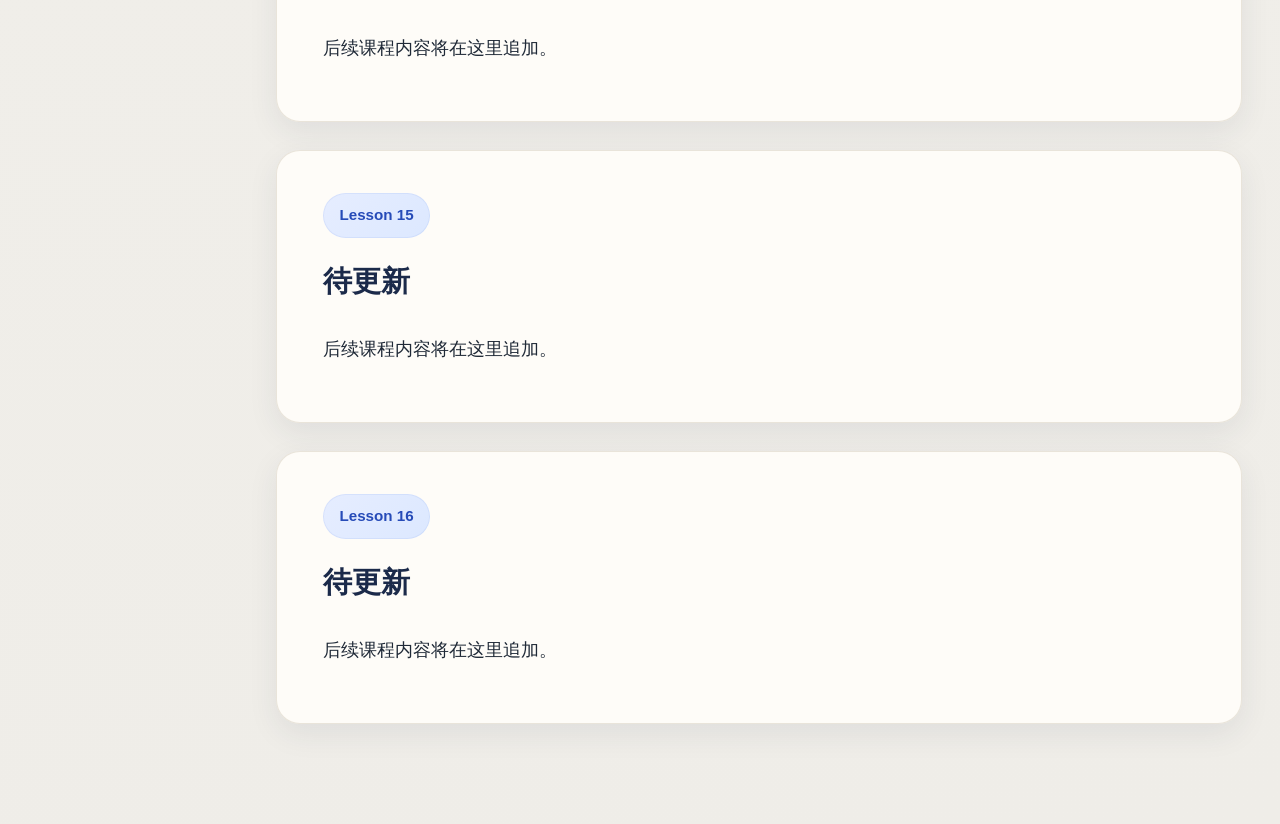
<file: marx.html>
<!DOCTYPE html>
<html lang="zh-CN">
<head>
  <meta charset="UTF-8" />
  <meta name="viewport" content="width=device-width, initial-scale=1.0" />
  <title>马克思主义原理｜课程总页</title>
  <link rel="stylesheet" href="style.css" />
  <style>
    .course-layout {
      display: grid;
      grid-template-columns: 210px minmax(0, 1fr);
      gap: 28px;
      align-items: start;
    }

    .sidebar {
      position: sticky;
      top: 24px;
      background: rgba(255, 252, 247, 0.8);
      border-radius: 24px;
      padding: 24px 18px;
      box-shadow: 0 10px 28px rgba(38, 46, 77, 0.06);
      border: 1px solid rgba(231, 225, 216, 0.9);
      backdrop-filter: blur(10px);
    }

    .sidebar h2 {
      margin-top: 0;
      margin-bottom: 18px;
      font-size: 1.45rem;
      color: #22345c;
      letter-spacing: 0.02em;
    }

    .course-nav {
      list-style: none;
      padding: 0;
      margin: 0;
    }

    .course-nav li {
      margin-bottom: 8px;
    }

    .course-nav a {
      display: block;
      text-decoration: none;
      color: #99a3b3;
      padding: 12px 14px;
      border-radius: 14px;
      transition: all 0.22s ease;
      font-weight: 700;
      font-size: 0.98rem;
      letter-spacing: 0.01em;
    }

    .course-nav a:hover {
      background: #eef3ff;
      color: #2f5bd3;
      transform: translateX(2px);
    }

    .course-nav a.active {
      background: linear-gradient(135deg, #e7efff 0%, #dae7ff 100%);
      color: #2749af;
      box-shadow: inset 4px 0 0 #2f5bd3;
    }

    .course-nav a.available {
      color: #4d5d74;
    }

    .content-column {
      min-width: 0;
    }

    .content-column .card {
      margin-bottom: 28px;
      padding: 42px 46px;
    }

    .lesson-block {
      scroll-margin-top: 26px;
    }

    .lesson-label {
      display: inline-block;
      background: linear-gradient(135deg, #e6edff 0%, #dce8ff 100%);
      color: #264bb8;
      font-size: 0.95rem;
      font-weight: 800;
      padding: 8px 16px;
      border-radius: 999px;
      margin-bottom: 16px;
      box-shadow: inset 0 0 0 1px rgba(47, 91, 211, 0.08);
    }

    .lesson-title {
      margin-top: 0;
      margin-bottom: 18px;
      color: #22345c;
      font-size: clamp(2.2rem, 4vw, 3.4rem);
      line-height: 1.22;
      letter-spacing: 0.01em;
    }

    .lesson-subtitle {
      color: #6a7484;
      font-size: 1.18rem;
      line-height: 1.85;
      margin-top: 0;
      margin-bottom: 2.2rem;
    }

    .quote-box {
      background: linear-gradient(135deg, #eef4ff 0%, #e7eefb 100%);
      border-left: 5px solid #2f5bd3;
      padding: 22px 24px;
      border-radius: 20px;
      margin: 18px 0 24px;
      font-weight: 700;
      color: #1c2c4d;
      font-size: 1.08rem;
      line-height: 1.9;
      box-shadow: 0 8px 18px rgba(47, 91, 211, 0.06);
    }

    .supplement {
      background: linear-gradient(135deg, #f6fbff 0%, #eef8ff 100%);
      border: 1px solid #d5edf8;
      border-radius: 18px;
      padding: 16px 18px;
      margin: 16px 0;
      color: #284255;
    }

    .note-box {
      background: linear-gradient(135deg, #faf7f2 0%, #f5f1e9 100%);
      border-left: 4px solid #c7953d;
      padding: 16px 18px;
      border-radius: 16px;
      margin: 16px 0;
      color: #4a3a1d;
    }

    .mini-grid {
      display: grid;
      grid-template-columns: repeat(auto-fit, minmax(260px, 1fr));
      gap: 18px;
      margin-top: 16px;
      margin-bottom: 6px;
    }

    .mini-card {
      border: 1px solid #e5dfd5;
      border-radius: 18px;
      padding: 20px 20px 18px;
      background: linear-gradient(180deg, #fffdfa 0%, #fff8ef 100%);
      box-shadow: 0 6px 18px rgba(38, 46, 77, 0.05);
    }

    .mini-card h4 {
      margin-top: 0;
    }

    .back-home {
      display: inline-block;
      margin-bottom: 20px;
      color: #2f5bd3;
      text-decoration: none;
      font-weight: 800;
      font-size: 1.25rem;
    }

    .back-home:hover {
      text-decoration: underline;
    }

    .footer-note {
      color: #7a8392;
      font-size: 0.98rem;
      margin-top: 18px;
    }

    @media (max-width: 1100px) {
      .course-layout {
        grid-template-columns: 190px minmax(0, 1fr);
        gap: 22px;
      }

      .content-column .card {
        padding: 32px 28px;
      }
    }

    @media (max-width: 900px) {
      .course-layout {
        grid-template-columns: 1fr;
      }

      .sidebar {
        position: static;
      }

      .content-column .card {
        padding: 24px 22px;
      }

      .lesson-title {
        font-size: 2.2rem;
      }

      .lesson-subtitle {
        font-size: 1.05rem;
      }
    }
  </style>
</head>
<body>
  <header class="site-header">
    <div class="container">
      <h1>马克思主义原理</h1>
      <p class="subtitle">课程总页面｜左侧目录导航 + 右侧连续正文</p>
    </div>
  </header>

  <main class="container">
    <a class="back-home" href="index.html">← 返回首页</a>

    <div class="course-layout">
      <aside class="sidebar">
        <h2>课程目录</h2>
        <ul class="course-nav">
          <li><a href="#lesson1" class="nav-link available active">Lesson 1</a></li>
          <li><a href="#lesson2" class="nav-link">Lesson 2</a></li>
          <li><a href="#lesson3" class="nav-link">Lesson 3</a></li>
          <li><a href="#lesson4" class="nav-link">Lesson 4</a></li>
          <li><a href="#lesson5" class="nav-link">Lesson 5</a></li>
          <li><a href="#lesson6" class="nav-link">Lesson 6</a></li>
          <li><a href="#lesson7" class="nav-link">Lesson 7</a></li>
          <li><a href="#lesson8" class="nav-link">Lesson 8</a></li>
          <li><a href="#lesson9" class="nav-link">Lesson 9</a></li>
          <li><a href="#lesson10" class="nav-link">Lesson 10</a></li>
          <li><a href="#lesson11" class="nav-link">Lesson 11</a></li>
          <li><a href="#lesson12" class="nav-link">Lesson 12</a></li>
          <li><a href="#lesson13" class="nav-link">Lesson 13</a></li>
          <li><a href="#lesson14" class="nav-link">Lesson 14</a></li>
          <li><a href="#lesson15" class="nav-link">Lesson 15</a></li>
          <li><a href="#lesson16" class="nav-link">Lesson 16</a></li>
        </ul>
      </aside>

      <div class="content-column">
        <section id="lesson1" class="card lesson-block">
          <div class="lesson-label">Lesson 1</div>
          <h2 class="lesson-title">哲学基本问题与马克思主义物质观</h2>
          <p class="lesson-subtitle">主题聚焦：哲学的基本问题、唯物主义的历史演进、物质与意识的辩证关系</p>

          <h3>一、什么是哲学与哲学的基本问题</h3>
          <ul>
            <li>哲学是系统化、理论化的世界观 [cite: 1]。</li>
            <li>恩格斯指出：近代哲学的重大的基本问题，是思维与存在的关系问题 [cite: 2, 5]。</li>
          </ul>

          <div class="mini-grid">
            <div class="mini-card">
              <h4>1. 何者为第一性（本原问题）</h4>
              <p>探讨思维与存在何者为第一性 [cite: 4]。由此划分为<strong>唯物主义</strong>（存在决定思维）与<strong>唯心主义</strong>（思维决定存在） [cite: 3, 6]。</p>
            </div>
            <div class="mini-card">
              <h4>2. 是否具有同一性（认知问题）</h4>
              <p>即人的精神和思维有没有可能把握所有存在的本质 [cite: 10]？由此划分为<strong>可知论</strong>与<strong>不可知论</strong> [cite: 7, 9]。</p>
            </div>
          </div>

          <h3>二、世界的物质统一性与物质观的演进</h3>
          <div class="note-box">
            <strong>【课堂提问】桌子是不是物质？</strong><br />
            桌子是物质的一种具体形态，而不是物质本身 [cite: 12]。世界的统一性在于它的物质性 [cite: 11]。
          </div>

          <h4>1. 唯物主义物质观的历史演进</h4>
          <ul>
            <li><strong>古代朴素唯物主义：</strong>将物质等同于具体的物质形态（例如认为“水是万物之源”），其局限性在于缺乏抽象思维 [cite: 13, 14]。</li>
            <li><strong>近代形而上学唯物主义：</strong>受自然科学影响，认为物质就是“原子” [cite: 15]。这种观点具有机械性和刻板性，例如试图用一个公式概括万事万物 [cite: 15, 16]。其局限性在于：这种理论虽然试图解释自然界，但无法套用于人类社会（不可行） [cite: 17]。</li>
          </ul>

          <h4>2. 马克思主义物质观</h4>
          <div class="quote-box">
            列宁指出：物质是标志客观实在的哲学范畴 [cite: 18]。
          </div>
          <ul>
            <li><strong>唯物主义立场：</strong>物质不依赖于人类的意识而存在 [cite: 18]。</li>
            <li><strong>可知论立场：</strong>物质能为人类意识所反映 [cite: 19]。</li>
          </ul>

          <h3>三、意识的起源与本质</h3>
          <ul>
            <li>意识并不是天赋的、先天带有的 [cite: 23]。</li>
            <li>它是自然界长期发展的产物（演化路径：物质 → 低等生物 → 高等动物 → 人） [cite: 20, 21]。</li>
            <li>它也是社会历史发展的产物 [cite: 22]。</li>
            <li>本质上，意识是物质世界的主观映象 [cite: 24]。</li>
            <li><strong>核心结论：</strong>世界统一于物质，无论是自然界、人类社会，还是人类意识，最终都从属于物质 [cite: 25]。</li>
          </ul>

          <h3>四、唯心主义的认识论根源辨析</h3>
          <div class="supplement">
            <strong>【补充说明｜唯心主义的视角】</strong><br />
            唯心主义倾向于认为，是“意识赋予物质世界以意义” [cite: 26]。例如普罗泰戈拉提出“人是万物的尺度” [cite: 27]，以及贝克莱的名言“存在就是被感知” [cite: 29]。这是唯心主义产生的认识论根源 [cite: 28]。
          </div>

          <h4>时间优先 VS 逻辑优先</h4>
          <ul>
            <li>最典型的表现是对于“因果性”的探讨 [cite: 30]。</li>
            <li>例如：从时间上看，没有父母就没有儿女 [cite: 31]；但从逻辑概念上看，没有“儿女”的存在，也就无所谓“父母”的身份 [cite: 32]。</li>
            <li><strong>认识中的逻辑优先：</strong>在认知过程中，如果没有人的意识参与，自然界（对人而言）难以呈现其意义 [cite: 33]。正如马克思所言：“如果你不懂音乐，再美妙的曲调对你来说都毫无意义。” [cite: 34]</li>
            <li><strong>总结：</strong>人类确实是以意识作为手段、作为中介去把握自然界的 [cite: 35]。但唯心主义的错误在于，它不恰当地把认识论上的“逻辑优先性”当成了本体论上的“时间优先性（第一性）” [cite: 36]。</li>
          </ul>

          <p class="footer-note">
            注：本课笔记已由手写 PDF 提取并转化为结构化排版。后续课程将继续追加。
          </p>
        </section>

        <section id="lesson2" class="card lesson-block">
          <div class="lesson-label">Lesson 2</div>
          <h2>待更新</h2>
          <p>这一节内容将在你发送“马克思lesson2开始”并完成记录后补充到这里。</p>
        </section>

        <section id="lesson3" class="card lesson-block">
          <div class="lesson-label">Lesson 3</div>
          <h2>待更新</h2>
          <p>后续课程内容将在这里追加。</p>
        </section>

        <section id="lesson4" class="card lesson-block">
          <div class="lesson-label">Lesson 4</div>
          <h2>待更新</h2>
          <p>后续课程内容将在这里追加。</p>
        </section>

        <section id="lesson5" class="card lesson-block">
          <div class="lesson-label">Lesson 5</div>
          <h2>待更新</h2>
          <p>后续课程内容将在这里追加。</p>
        </section>

        <section id="lesson6" class="card lesson-block">
          <div class="lesson-label">Lesson 6</div>
          <h2>待更新</h2>
          <p>后续课程内容将在这里追加。</p>
        </section>

        <section id="lesson7" class="card lesson-block">
          <div class="lesson-label">Lesson 7</div>
          <h2>待更新</h2>
          <p>后续课程内容将在这里追加。</p>
        </section>

        <section id="lesson8" class="card lesson-block">
          <div class="lesson-label">Lesson 8</div>
          <h2>待更新</h2>
          <p>后续课程内容将在这里追加。</p>
        </section>

        <section id="lesson9" class="card lesson-block">
          <div class="lesson-label">Lesson 9</div>
          <h2>待更新</h2>
          <p>后续课程内容将在这里追加。</p>
        </section>

        <section id="lesson10" class="card lesson-block">
          <div class="lesson-label">Lesson 10</div>
          <h2>待更新</h2>
          <p>后续课程内容将在这里追加。</p>
        </section>

        <section id="lesson11" class="card lesson-block">
          <div class="lesson-label">Lesson 11</div>
          <h2>待更新</h2>
          <p>后续课程内容将在这里追加。</p>
        </section>

        <section id="lesson12" class="card lesson-block">
          <div class="lesson-label">Lesson 12</div>
          <h2>待更新</h2>
          <p>后续课程内容将在这里追加。</p>
        </section>

        <section id="lesson13" class="card lesson-block">
          <div class="lesson-label">Lesson 13</div>
          <h2>待更新</h2>
          <p>后续课程内容将在这里追加。</p>
        </section>

        <section id="lesson14" class="card lesson-block">
          <div class="lesson-label">Lesson 14</div>
          <h2>待更新</h2>
          <p>后续课程内容将在这里追加。</p>
        </section>

        <section id="lesson15" class="card lesson-block">
          <div class="lesson-label">Lesson 15</div>
          <h2>待更新</h2>
          <p>后续课程内容将在这里追加。</p>
        </section>

        <section id="lesson16" class="card lesson-block">
          <div class="lesson-label">Lesson 16</div>
          <h2>待更新</h2>
          <p>后续课程内容将在这里追加。</p>
        </section>
      </div>
    </div>
  </main>

  <script>
    const sections = document.querySelectorAll('.lesson-block');
    const navLinks = document.querySelectorAll('.nav-link');

    function setActiveLink() {
      let currentId = 'lesson1';

      sections.forEach(section => {
        const rect = section.getBoundingClientRect();
        if (rect.top <= 140 && rect.bottom >= 140) {
          currentId = section.id;
        }
      });

      navLinks.forEach(link => {
        link.classList.remove('active');
        if (link.getAttribute('href') === '#' + currentId) {
          link.classList.add('active');
        }
      });
    }

    window.addEventListener('scroll', setActiveLink);
    window.addEventListener('load', setActiveLink);
  </script>
</body>
</html>
</file>
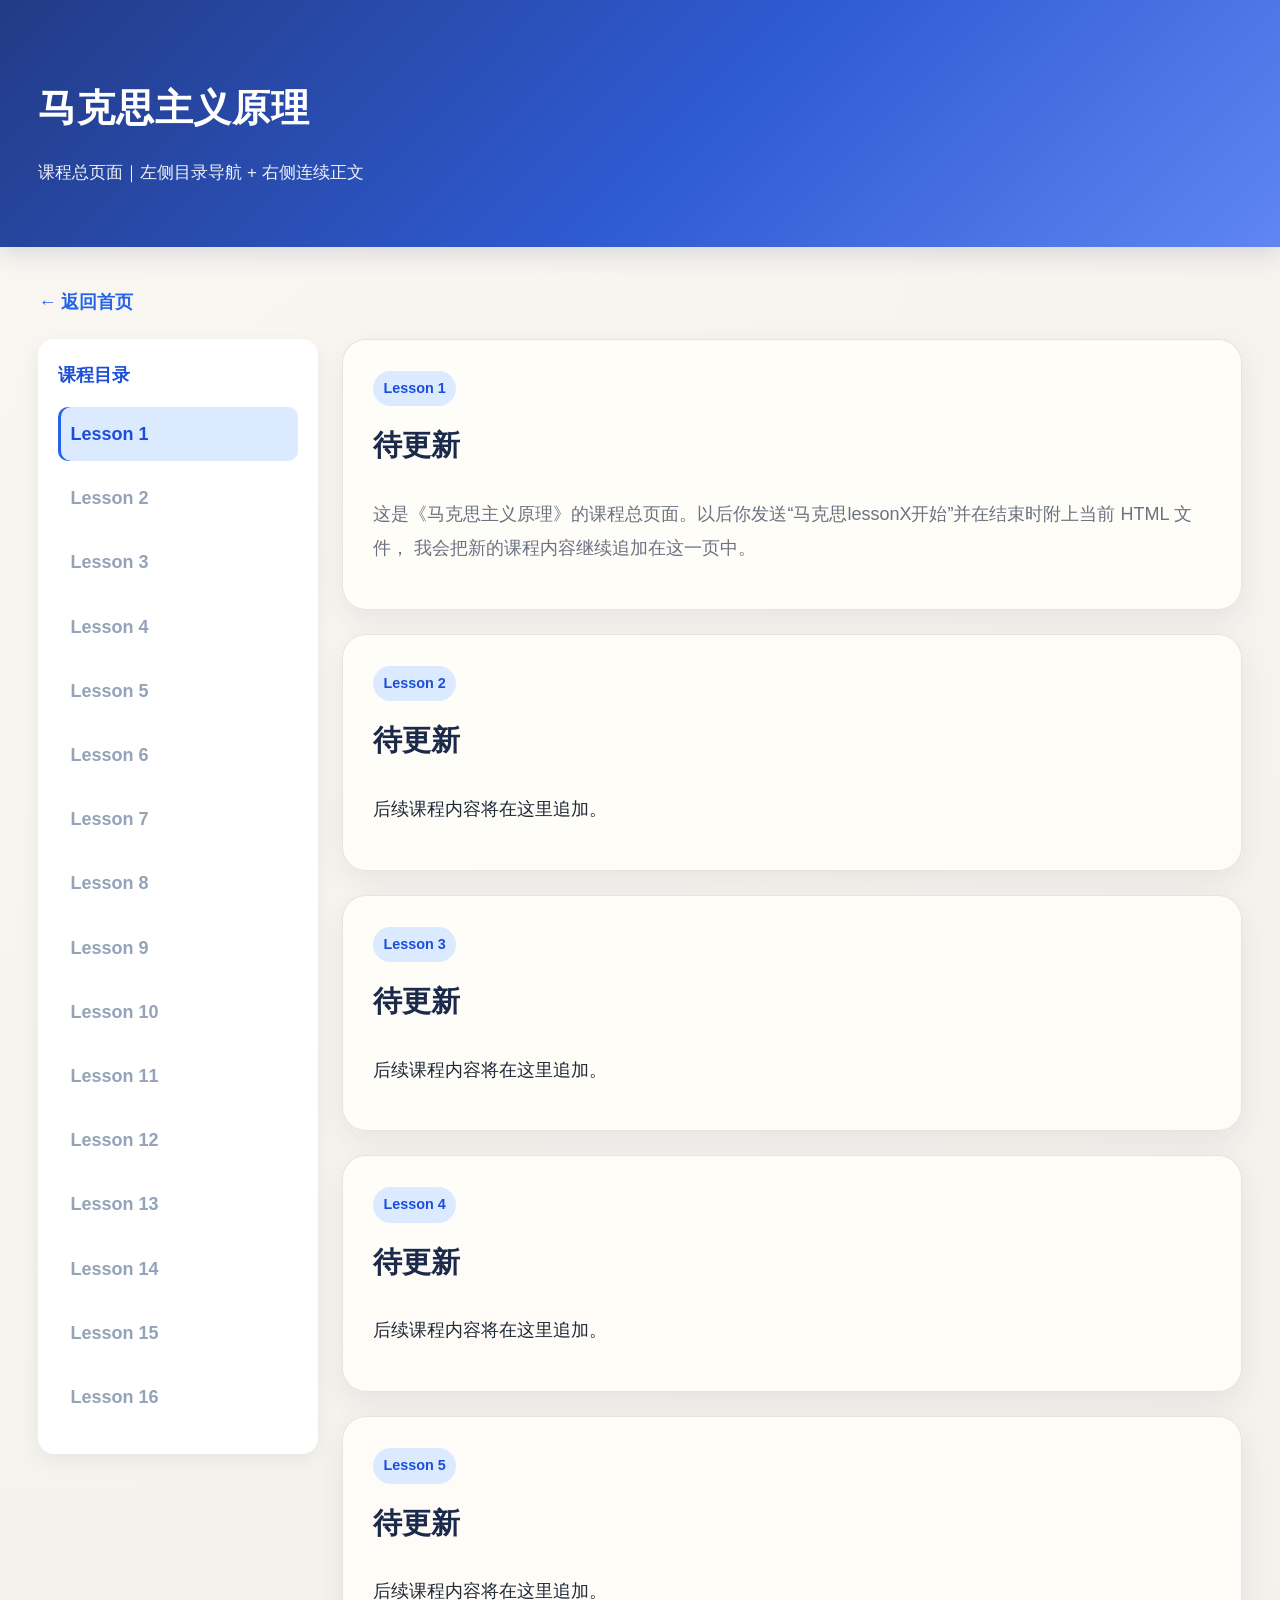
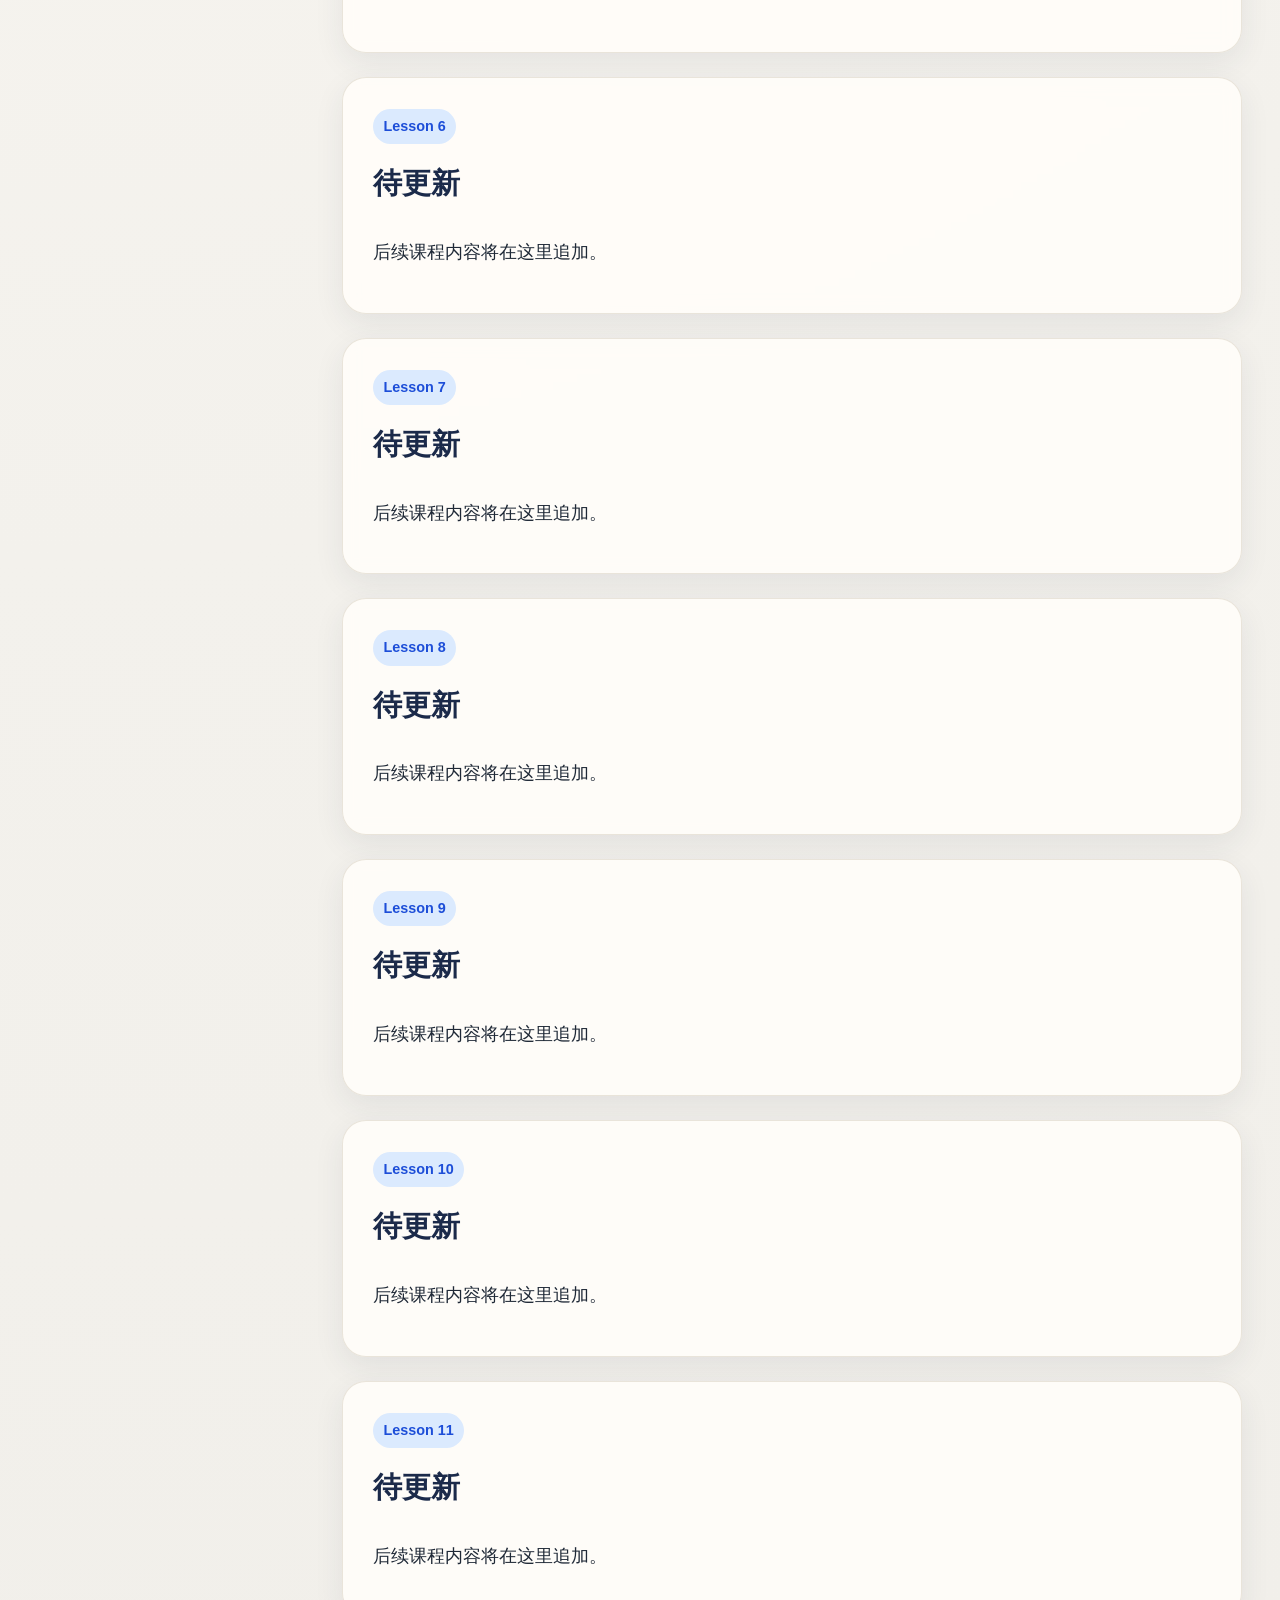
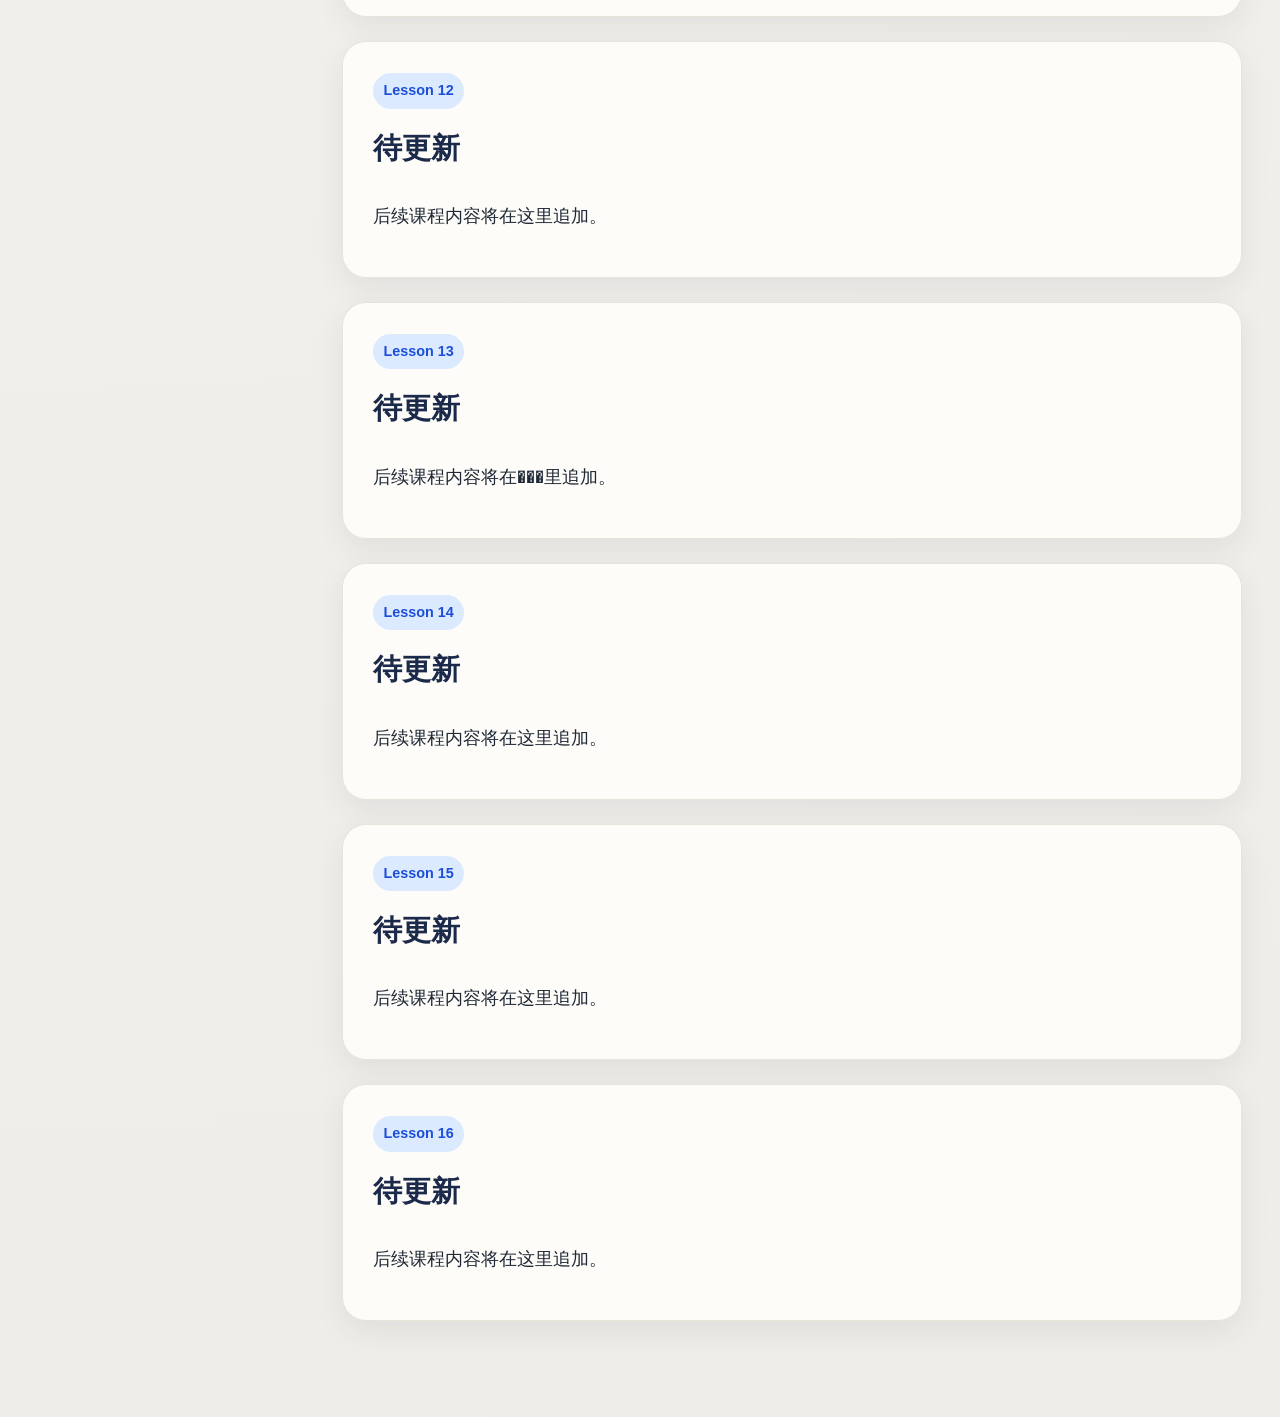
<file: marx_Version1.html>
<!DOCTYPE html>
<html lang="zh-CN">
<head>
  <meta charset="UTF-8" />
  <meta name="viewport" content="width=device-width, initial-scale=1.0" />
  <title>马克思主义原理｜课程总页</title>
  <link rel="stylesheet" href="style.css" />
  <style>
    .course-layout {
      display: grid;
      grid-template-columns: 280px minmax(0, 1fr);
      gap: 24px;
      align-items: start;
    }

    .sidebar {
      position: sticky;
      top: 24px;
      background: white;
      border-radius: 16px;
      padding: 20px;
      box-shadow: 0 6px 20px rgba(15, 23, 42, 0.06);
    }

    .sidebar h2 {
      margin-top: 0;
      font-size: 1.1rem;
      color: #1d4ed8;
    }

    .course-nav {
      list-style: none;
      padding: 0;
      margin: 0;
    }

    .course-nav li {
      margin-bottom: 10px;
    }

    .course-nav a {
      display: block;
      text-decoration: none;
      color: #94a3b8;
      padding: 10px 12px;
      border-radius: 10px;
      transition: all 0.2s ease;
      font-weight: 600;
    }

    .course-nav a:hover {
      background: #eff6ff;
      color: #2563eb;
    }

    .course-nav a.active {
      background: #dbeafe;
      color: #1d4ed8;
      box-shadow: inset 3px 0 0 #2563eb;
    }

    .content-column .card {
      margin-bottom: 24px;
    }

    .lesson-block {
      scroll-margin-top: 24px;
    }

    .lesson-label {
      display: inline-block;
      background: #dbeafe;
      color: #1d4ed8;
      font-size: 0.9rem;
      font-weight: 700;
      padding: 4px 10px;
      border-radius: 999px;
      margin-bottom: 12px;
    }

    .back-home {
      display: inline-block;
      margin-bottom: 20px;
      color: #2563eb;
      text-decoration: none;
      font-weight: 600;
    }

    .back-home:hover {
      text-decoration: underline;
    }

    .intro-note {
      color: #6b7280;
    }

    @media (max-width: 900px) {
      .course-layout {
        grid-template-columns: 1fr;
      }

      .sidebar {
        position: static;
      }
    }
  </style>
</head>
<body>
  <header class="site-header">
    <div class="container">
      <h1>马克思主义原理</h1>
      <p class="subtitle">课程总页面｜左侧目录导航 + 右侧连续正文</p>
    </div>
  </header>

  <main class="container">
    <a class="back-home" href="index.html">← 返回首页</a>

    <div class="course-layout">
      <aside class="sidebar">
        <h2>课程目录</h2>
        <ul class="course-nav">
          <li><a href="#lesson1" class="nav-link active">Lesson 1</a></li>
          <li><a href="#lesson2" class="nav-link">Lesson 2</a></li>
          <li><a href="#lesson3" class="nav-link">Lesson 3</a></li>
          <li><a href="#lesson4" class="nav-link">Lesson 4</a></li>
          <li><a href="#lesson5" class="nav-link">Lesson 5</a></li>
          <li><a href="#lesson6" class="nav-link">Lesson 6</a></li>
          <li><a href="#lesson7" class="nav-link">Lesson 7</a></li>
          <li><a href="#lesson8" class="nav-link">Lesson 8</a></li>
          <li><a href="#lesson9" class="nav-link">Lesson 9</a></li>
          <li><a href="#lesson10" class="nav-link">Lesson 10</a></li>
          <li><a href="#lesson11" class="nav-link">Lesson 11</a></li>
          <li><a href="#lesson12" class="nav-link">Lesson 12</a></li>
          <li><a href="#lesson13" class="nav-link">Lesson 13</a></li>
          <li><a href="#lesson14" class="nav-link">Lesson 14</a></li>
          <li><a href="#lesson15" class="nav-link">Lesson 15</a></li>
          <li><a href="#lesson16" class="nav-link">Lesson 16</a></li>
        </ul>
      </aside>

      <div class="content-column">
        <section id="lesson1" class="card lesson-block">
          <div class="lesson-label">Lesson 1</div>
          <h2>待更新</h2>
          <p class="intro-note">
            这是《马克思主义原理》的课程总页面。以后你发送“马克思lessonX开始”并在结束时附上当前 HTML 文件，
            我会把新的课程内容继续追加在这一页中。
          </p>
        </section>

        <section id="lesson2" class="card lesson-block">
          <div class="lesson-label">Lesson 2</div>
          <h2>待更新</h2>
          <p>后续课程内容将在这里追加。</p>
        </section>

        <section id="lesson3" class="card lesson-block">
          <div class="lesson-label">Lesson 3</div>
          <h2>待更新</h2>
          <p>后续课程内容将在这里追加。</p>
        </section>

        <section id="lesson4" class="card lesson-block">
          <div class="lesson-label">Lesson 4</div>
          <h2>待更新</h2>
          <p>后续课程内容将在这里追加。</p>
        </section>

        <section id="lesson5" class="card lesson-block">
          <div class="lesson-label">Lesson 5</div>
          <h2>待更新</h2>
          <p>后续课程内容将在这里追加。</p>
        </section>

        <section id="lesson6" class="card lesson-block">
          <div class="lesson-label">Lesson 6</div>
          <h2>待更新</h2>
          <p>后续课程内容将在这里追加。</p>
        </section>

        <section id="lesson7" class="card lesson-block">
          <div class="lesson-label">Lesson 7</div>
          <h2>待更新</h2>
          <p>后续课程内容将在这里追加。</p>
        </section>

        <section id="lesson8" class="card lesson-block">
          <div class="lesson-label">Lesson 8</div>
          <h2>待更新</h2>
          <p>后续课程内容将在这里追加。</p>
        </section>

        <section id="lesson9" class="card lesson-block">
          <div class="lesson-label">Lesson 9</div>
          <h2>待更新</h2>
          <p>后续课程内容将在这里追加。</p>
        </section>

        <section id="lesson10" class="card lesson-block">
          <div class="lesson-label">Lesson 10</div>
          <h2>待更新</h2>
          <p>后续课程内容将在这里追加。</p>
        </section>

        <section id="lesson11" class="card lesson-block">
          <div class="lesson-label">Lesson 11</div>
          <h2>待更新</h2>
          <p>后续课程内容将在这里追加。</p>
        </section>

        <section id="lesson12" class="card lesson-block">
          <div class="lesson-label">Lesson 12</div>
          <h2>待更新</h2>
          <p>后续课程内容将在这里追加。</p>
        </section>

        <section id="lesson13" class="card lesson-block">
          <div class="lesson-label">Lesson 13</div>
          <h2>待更新</h2>
          <p>后续课程内容将在���里追加。</p>
        </section>

        <section id="lesson14" class="card lesson-block">
          <div class="lesson-label">Lesson 14</div>
          <h2>待更新</h2>
          <p>后续课程内容将在这里追加。</p>
        </section>

        <section id="lesson15" class="card lesson-block">
          <div class="lesson-label">Lesson 15</div>
          <h2>待更新</h2>
          <p>后续课程内容将在这里追加。</p>
        </section>

        <section id="lesson16" class="card lesson-block">
          <div class="lesson-label">Lesson 16</div>
          <h2>待更新</h2>
          <p>后续课程内容将在这里追加。</p>
        </section>
      </div>
    </div>
  </main>

  <script>
    const sections = document.querySelectorAll('.lesson-block');
    const navLinks = document.querySelectorAll('.nav-link');

    function setActiveLink() {
      let currentId = 'lesson1';

      sections.forEach(section => {
        const rect = section.getBoundingClientRect();
        if (rect.top <= 140 && rect.bottom >= 140) {
          currentId = section.id;
        }
      });

      navLinks.forEach(link => {
        link.classList.remove('active');
        if (link.getAttribute('href') === '#' + currentId) {
          link.classList.add('active');
        }
      });
    }

    window.addEventListener('scroll', setActiveLink);
    window.addEventListener('load', setActiveLink);
  </script>
</body>
</html>
</file>
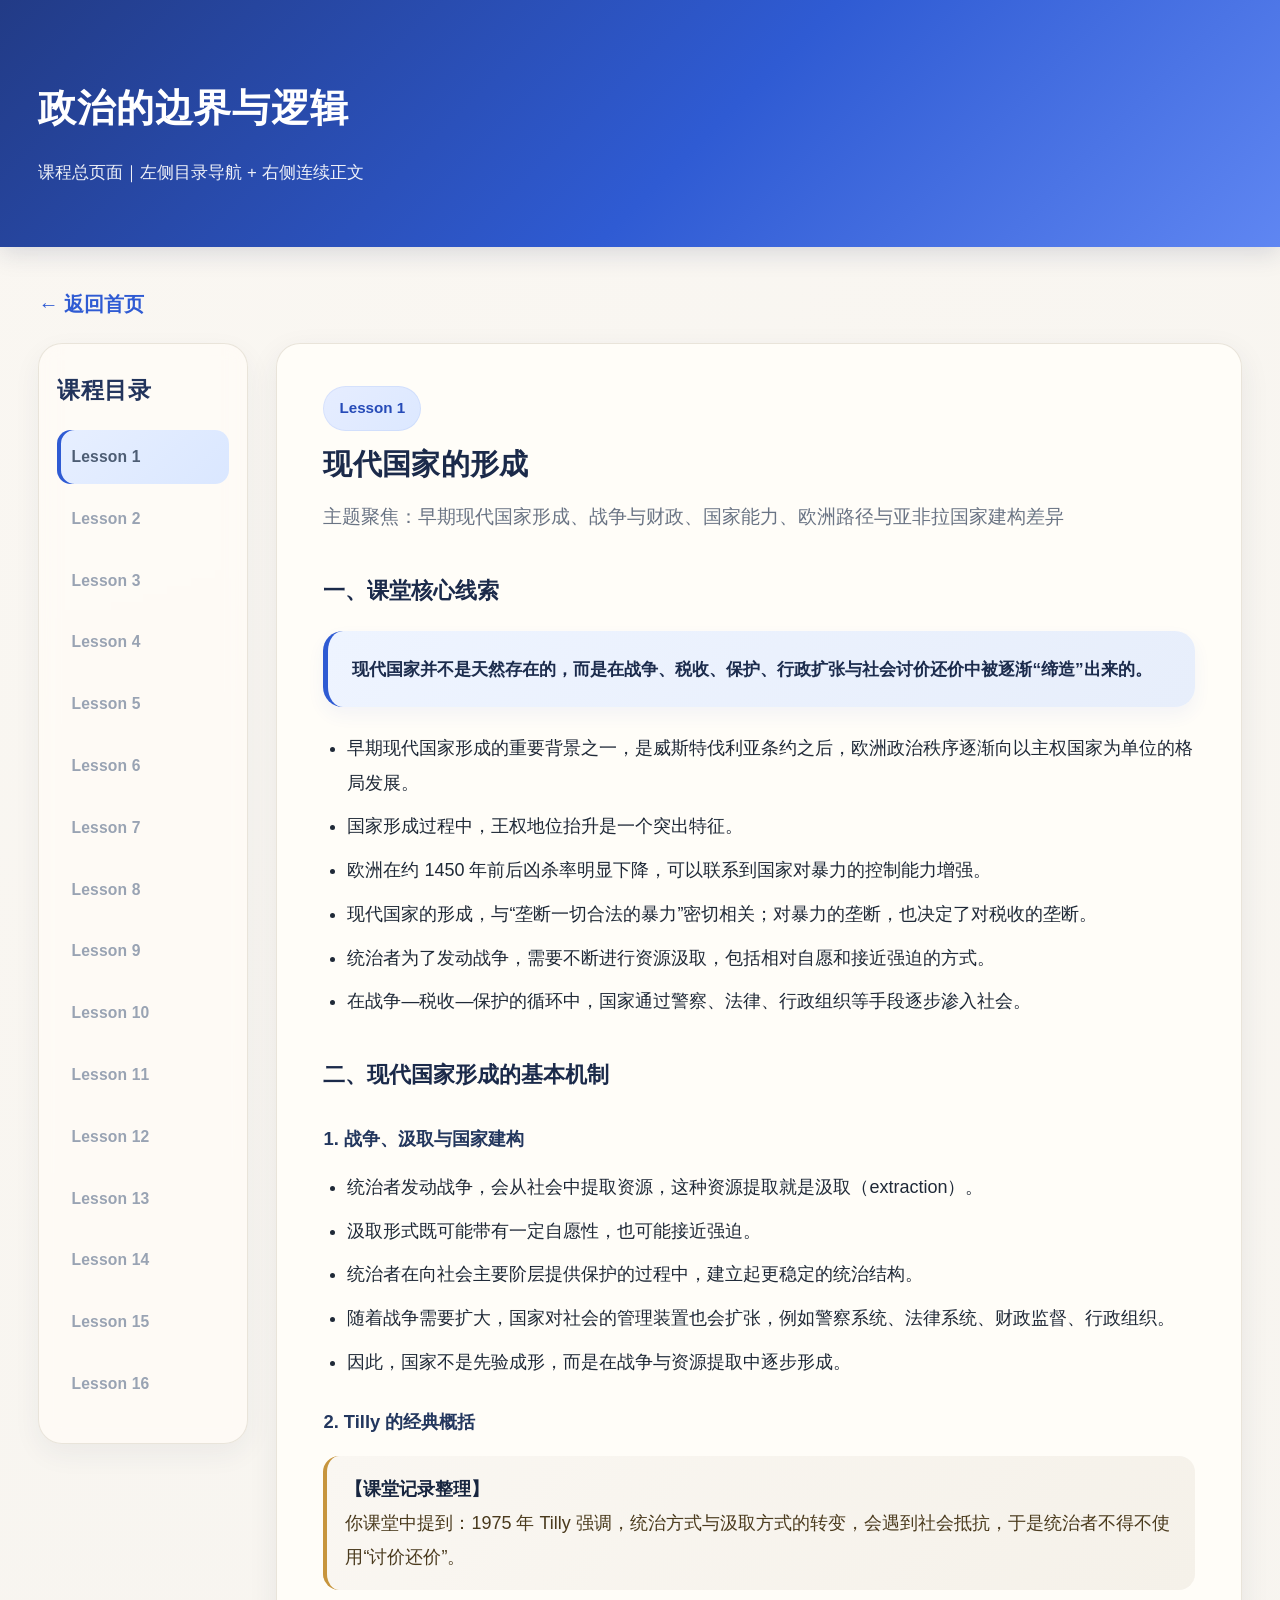
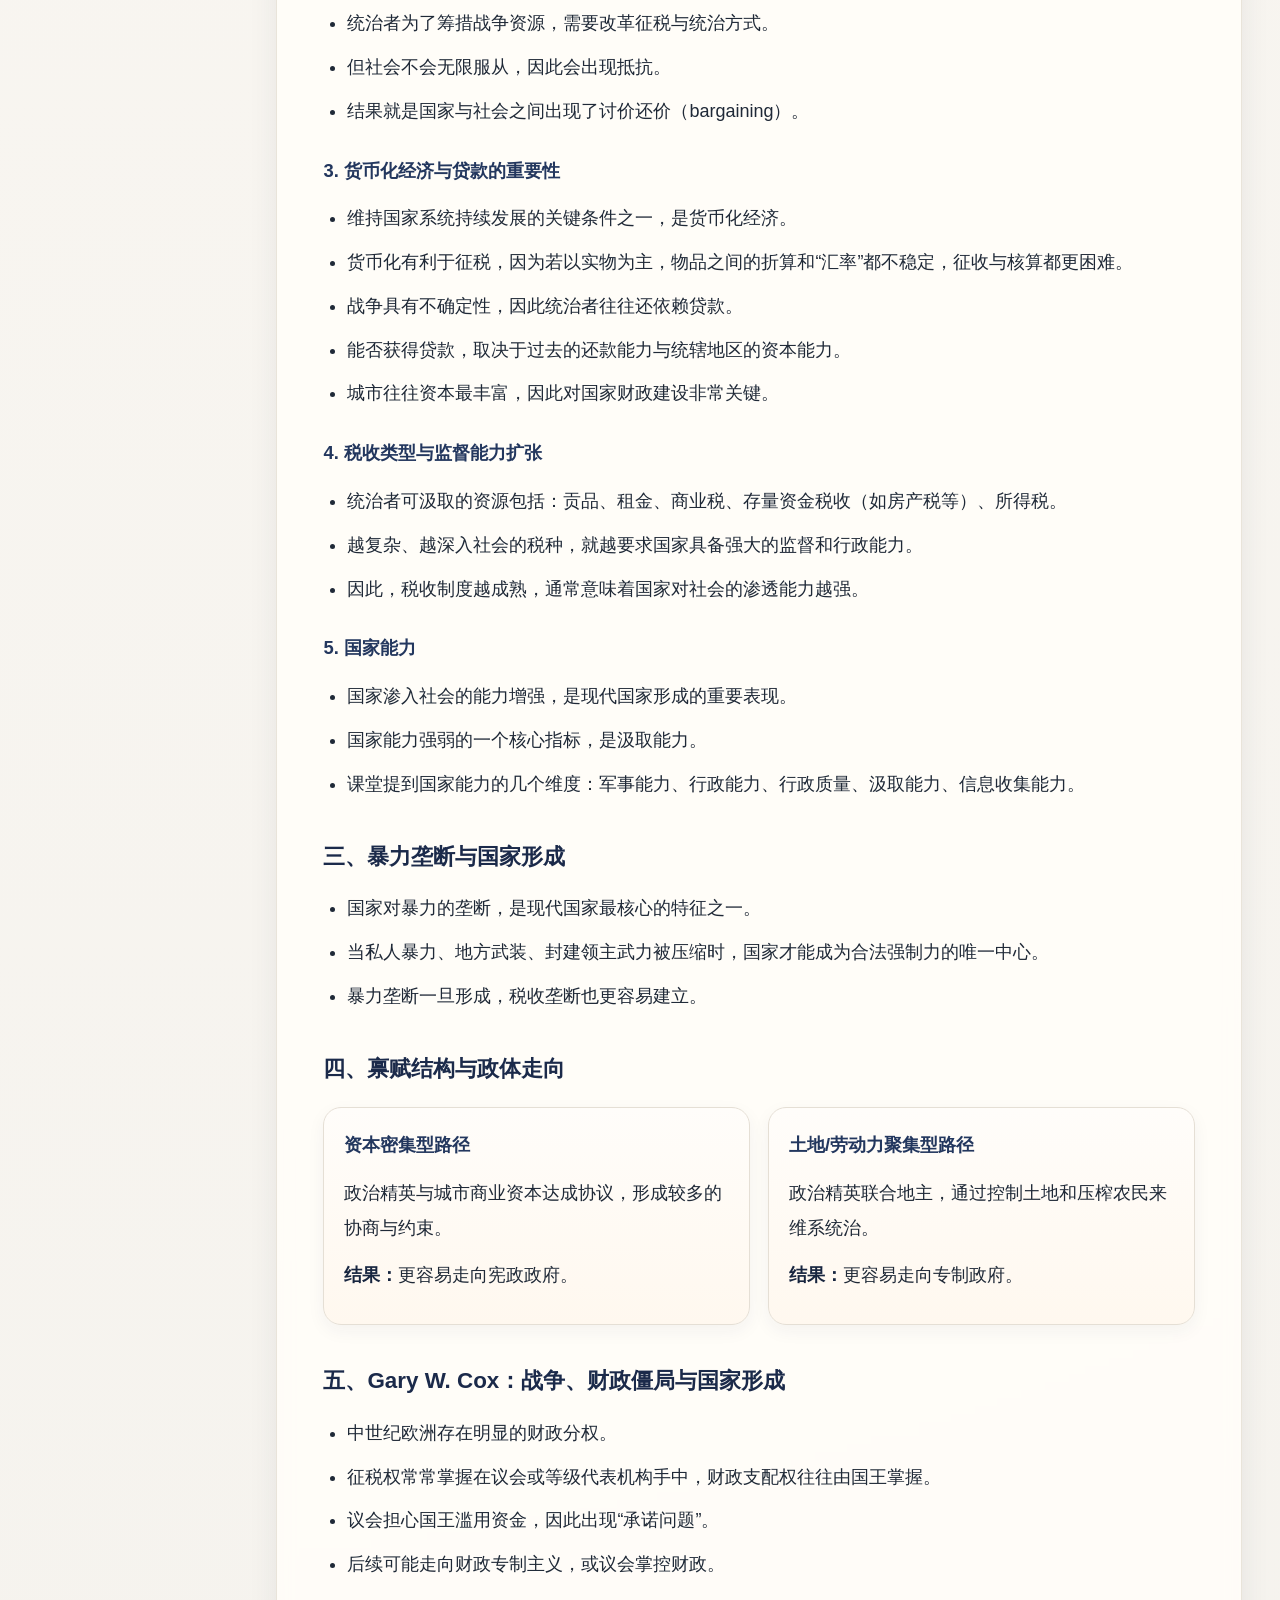
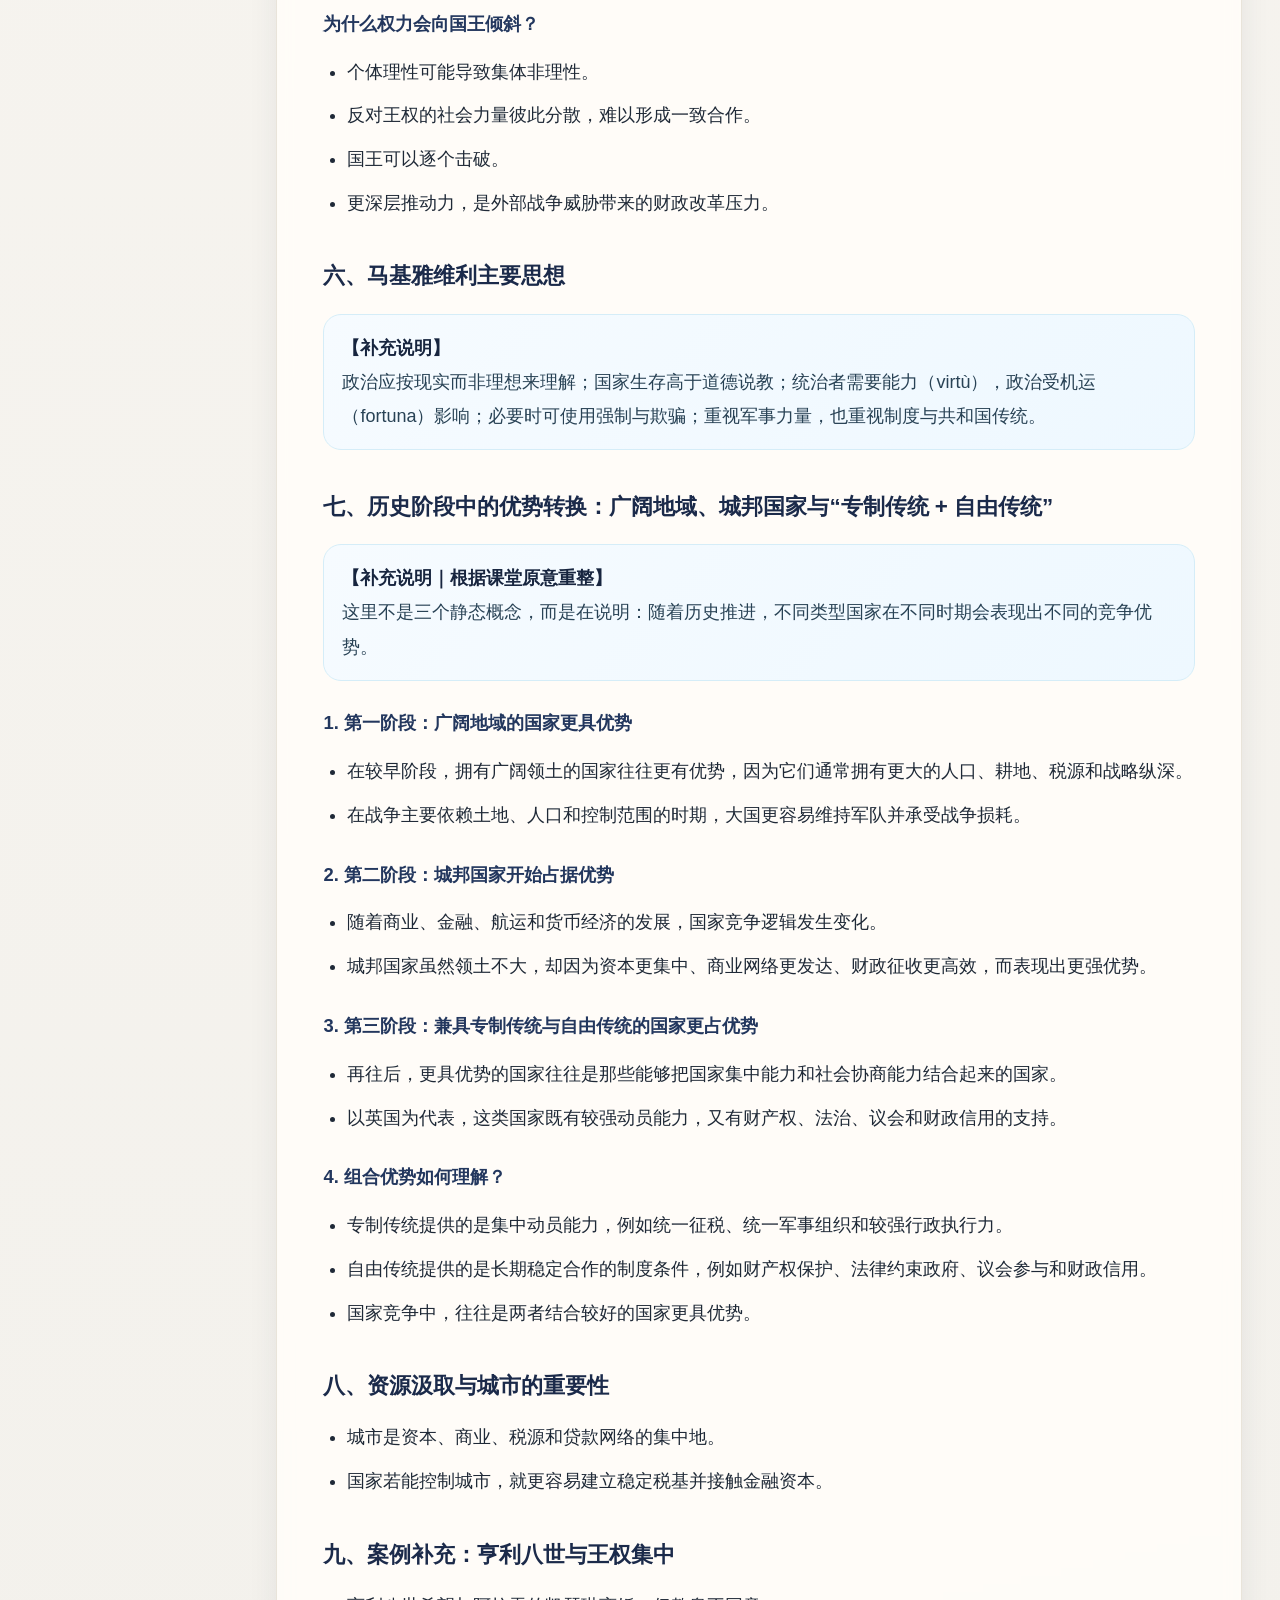
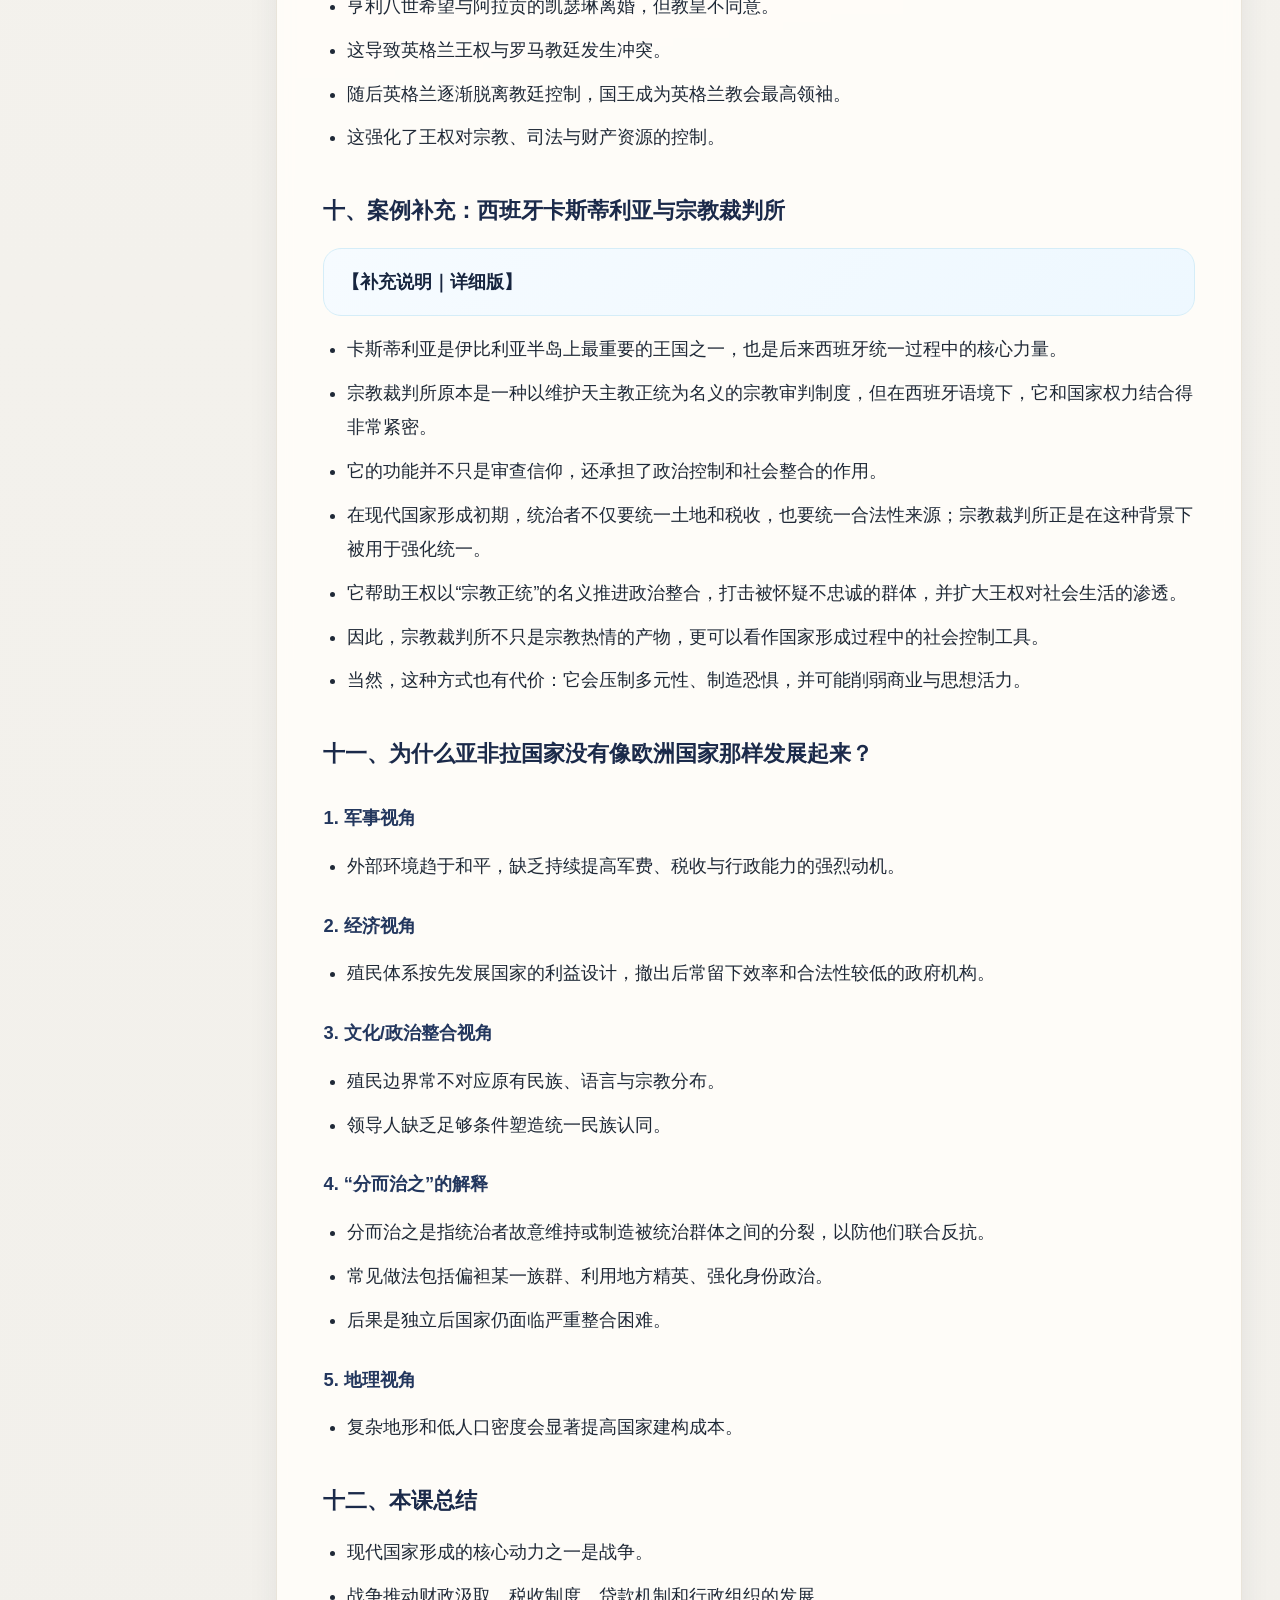
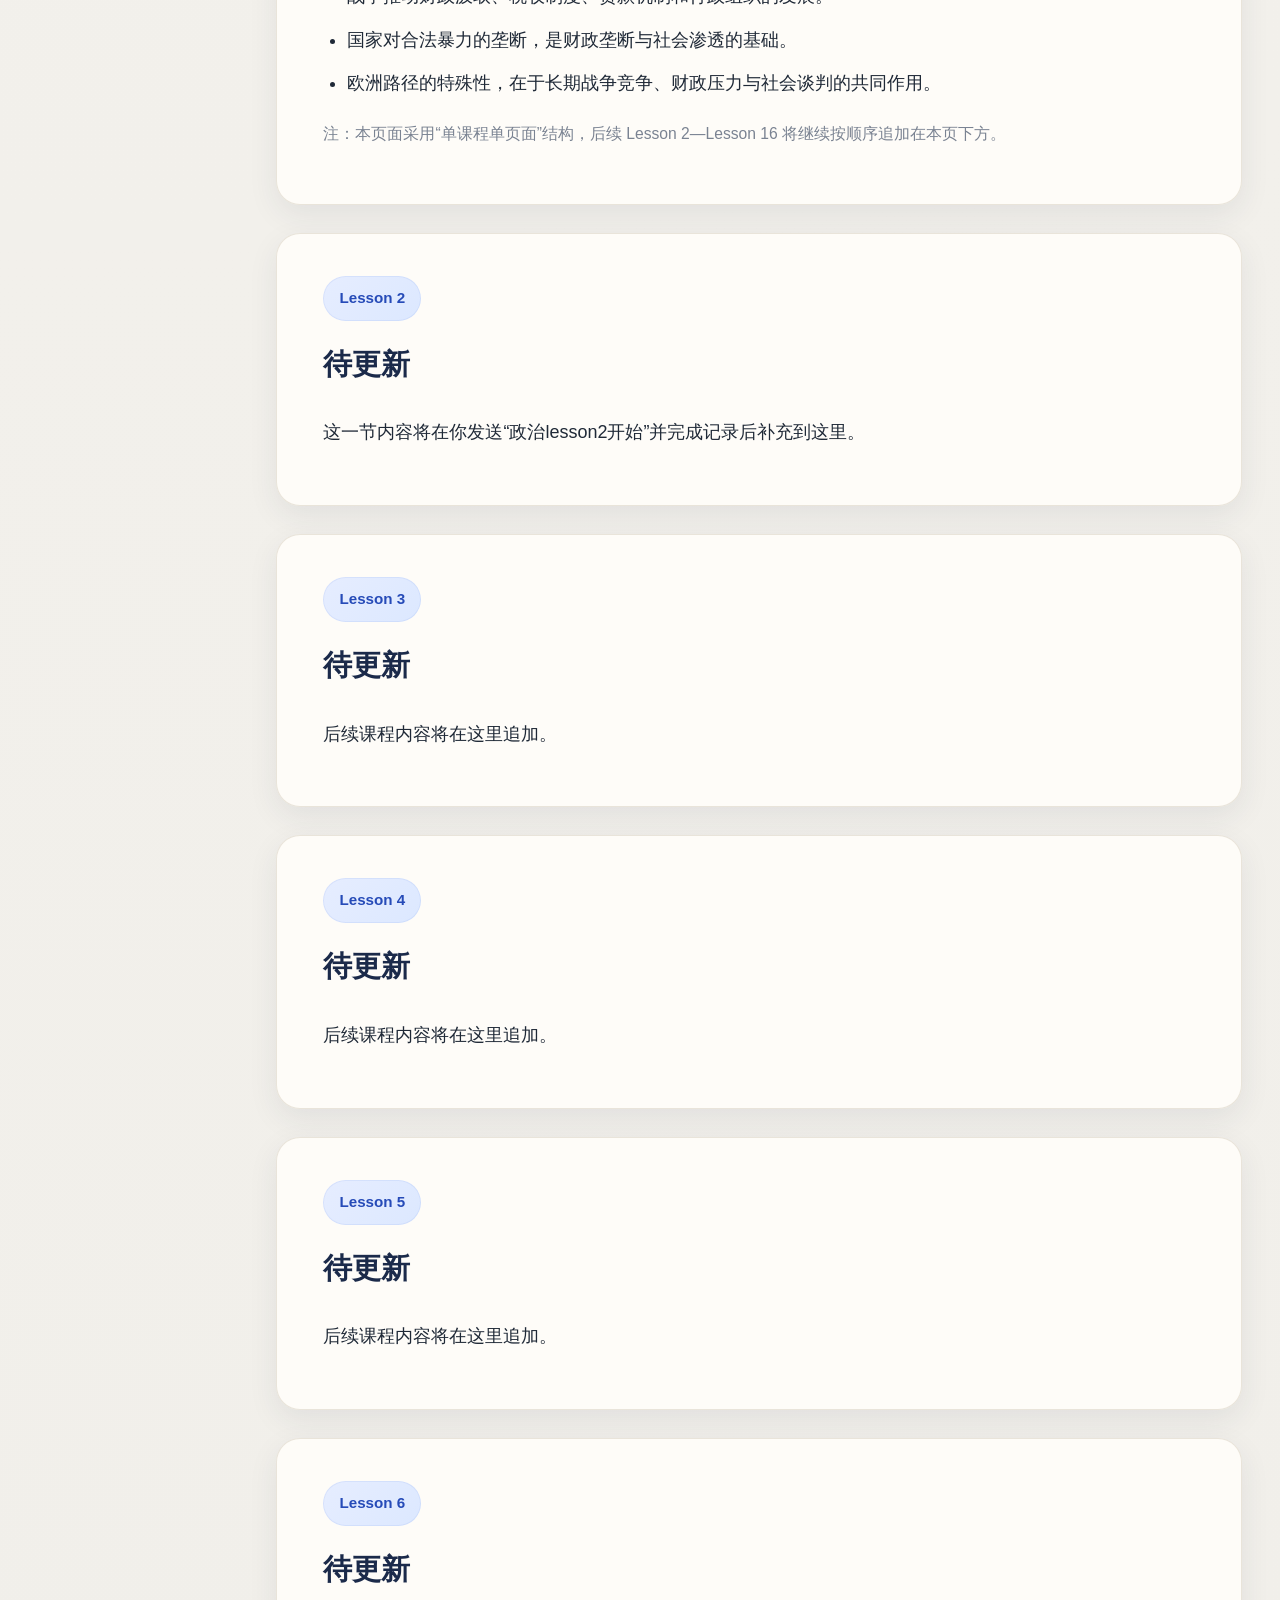
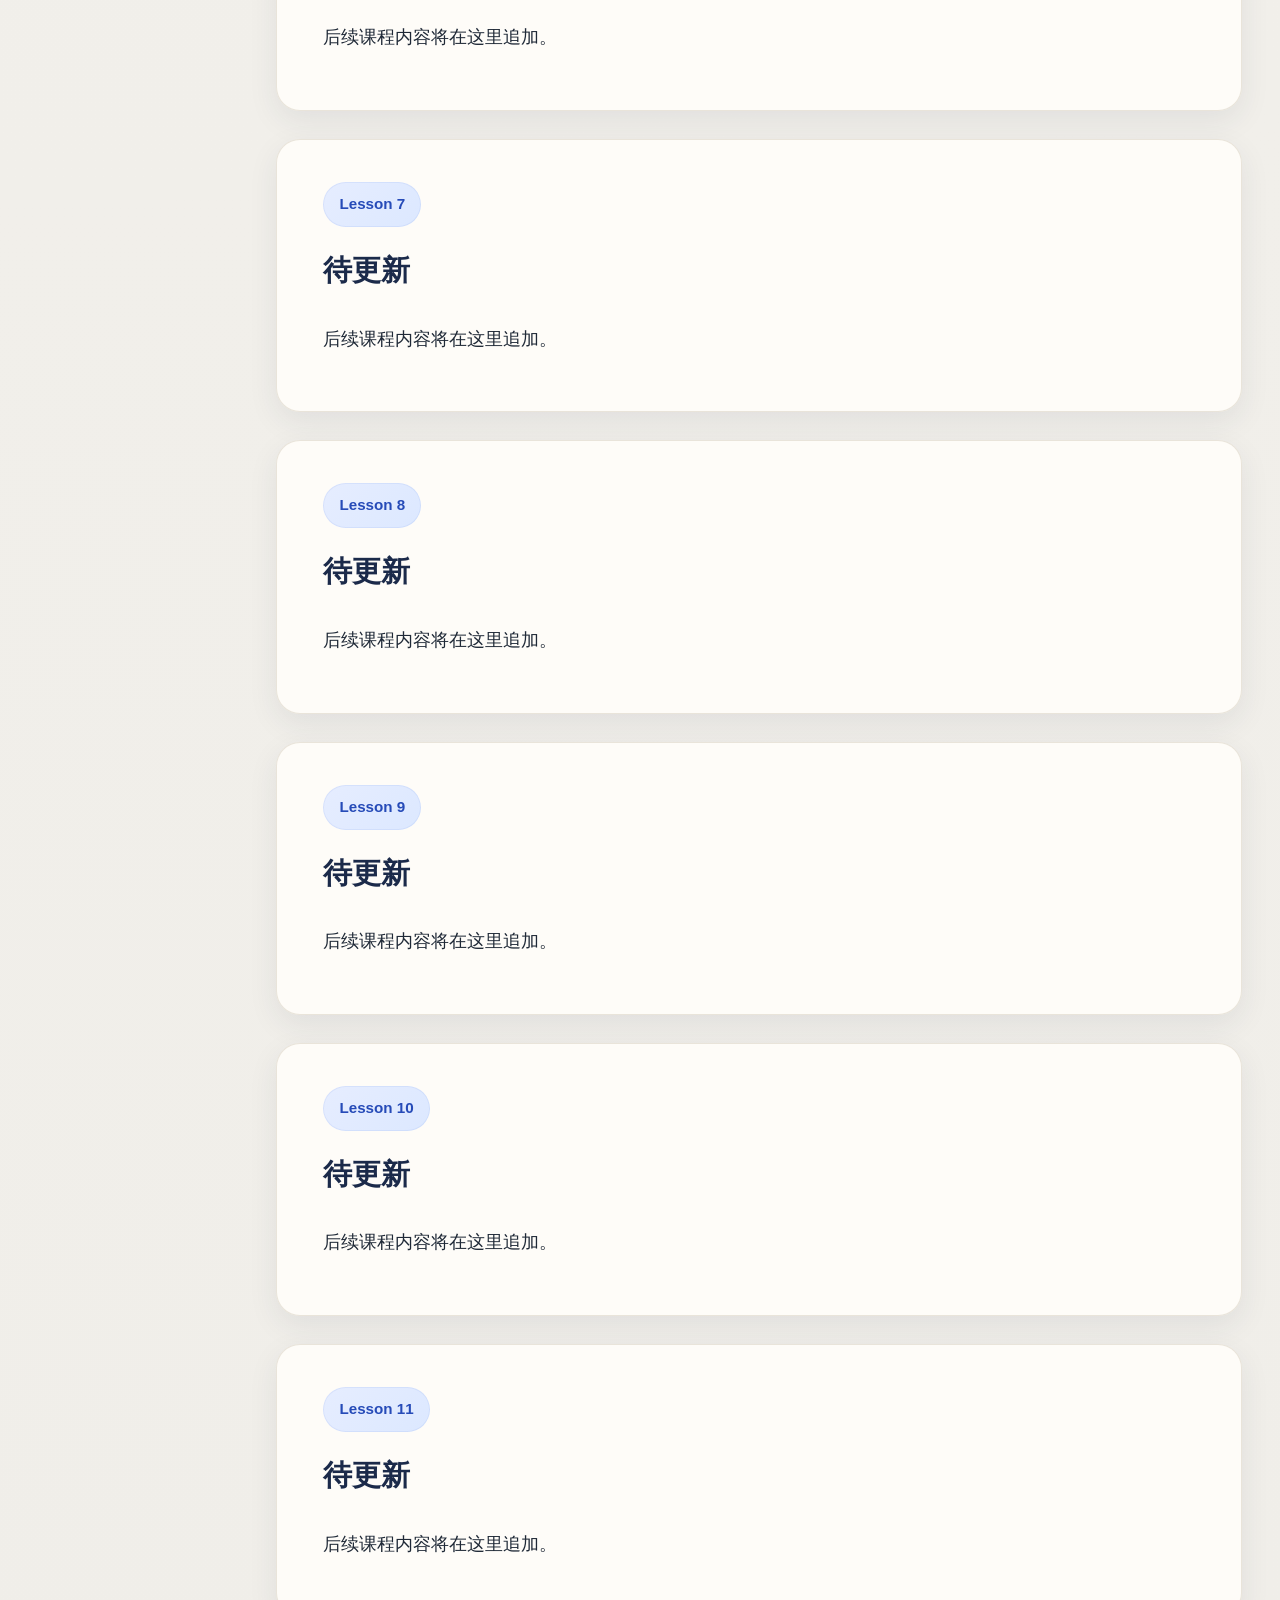
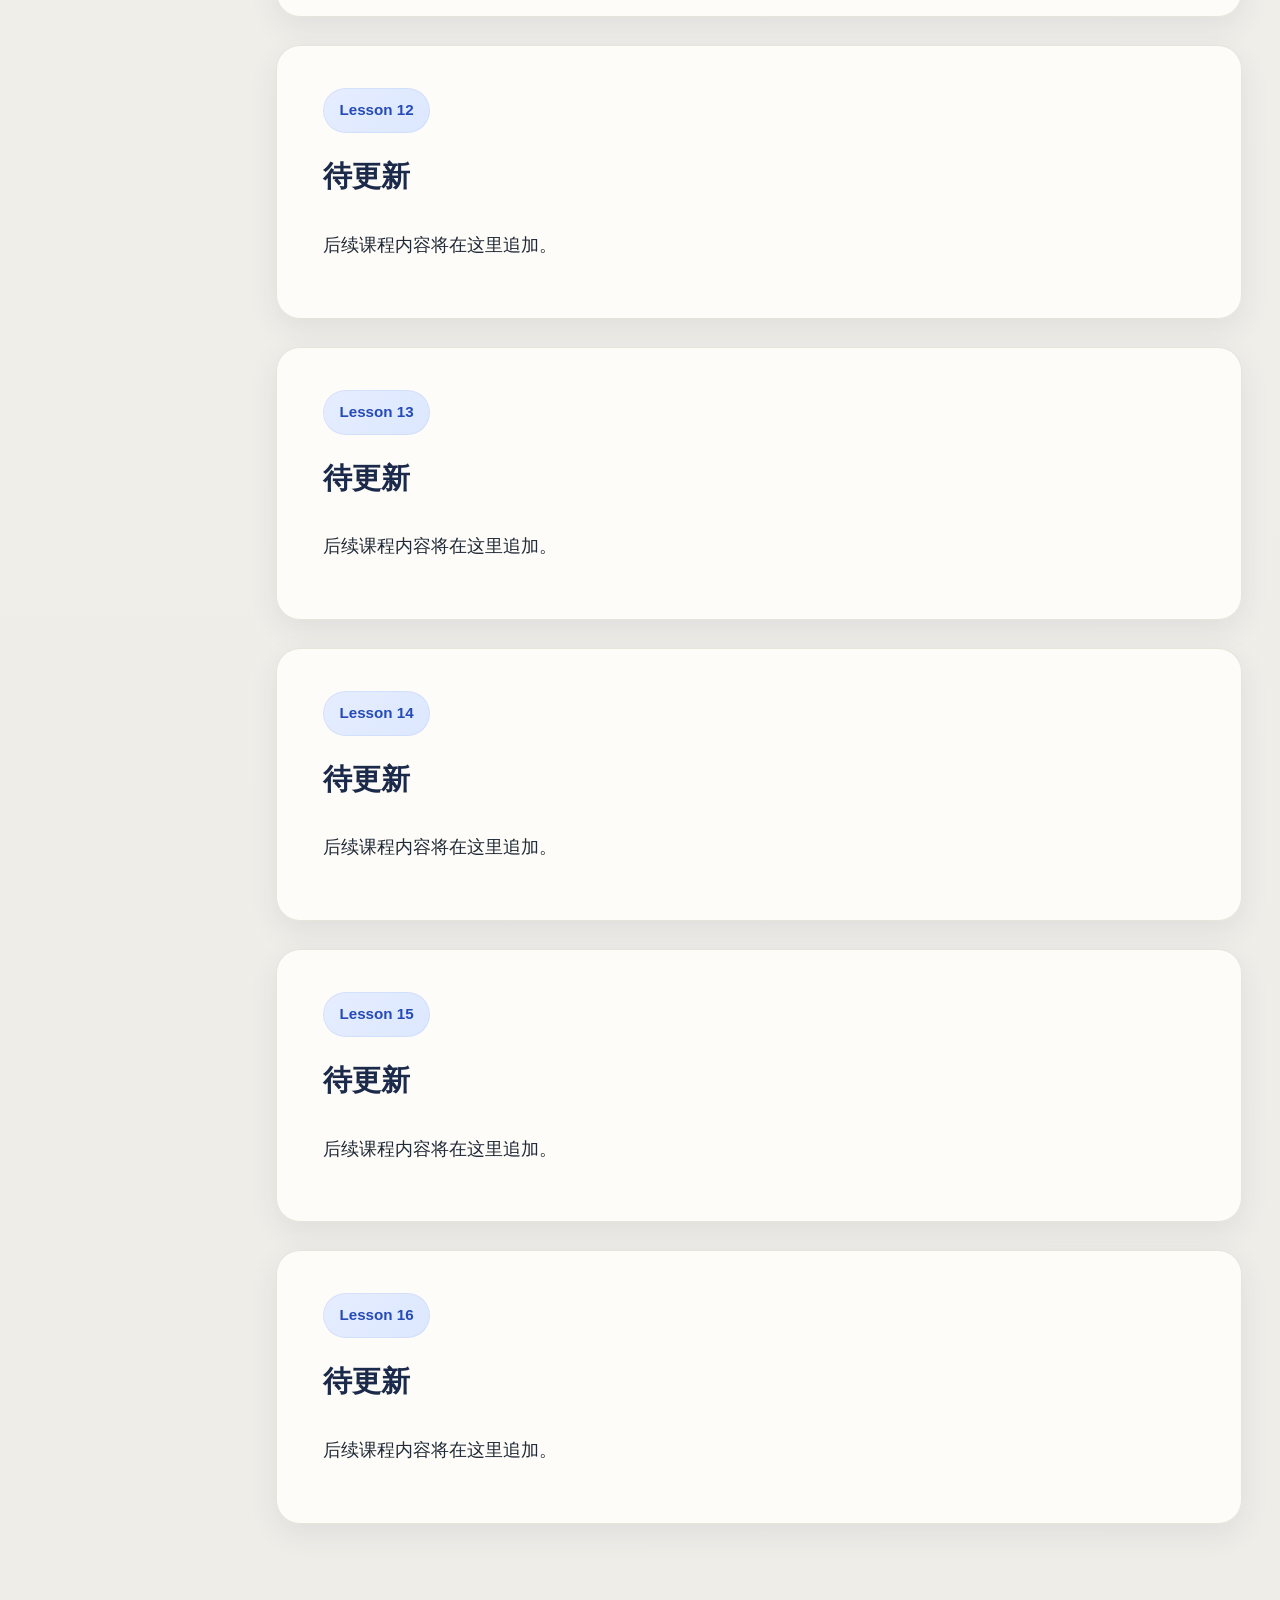
<file: politics.html>
<!DOCTYPE html>
<html lang="zh-CN">
<head>
  <meta charset="UTF-8" />
  <meta name="viewport" content="width=device-width, initial-scale=1.0" />
  <title>政治的边界与逻辑｜课程总页</title>
  <link rel="stylesheet" href="style.css" />
  <style>
    .course-layout {
      display: grid;
      grid-template-columns: 210px minmax(0, 1fr);
      gap: 28px;
      align-items: start;
    }

    .sidebar {
      position: sticky;
      top: 24px;
      background: rgba(255, 252, 247, 0.8);
      border-radius: 24px;
      padding: 24px 18px;
      box-shadow: 0 10px 28px rgba(38, 46, 77, 0.06);
      border: 1px solid rgba(231, 225, 216, 0.9);
      backdrop-filter: blur(10px);
    }

    .sidebar h2 {
      margin-top: 0;
      margin-bottom: 18px;
      font-size: 1.45rem;
      color: #22345c;
      letter-spacing: 0.02em;
    }

    .course-nav {
      list-style: none;
      padding: 0;
      margin: 0;
    }

    .course-nav li {
      margin-bottom: 8px;
    }

    .course-nav a {
      display: block;
      text-decoration: none;
      color: #99a3b3;
      padding: 12px 14px;
      border-radius: 14px;
      transition: all 0.22s ease;
      font-weight: 700;
      font-size: 0.98rem;
      letter-spacing: 0.01em;
    }

    .course-nav a:hover {
      background: #eef3ff;
      color: #2f5bd3;
      transform: translateX(2px);
    }

    .course-nav a.active {
      background: linear-gradient(135deg, #e7efff 0%, #dae7ff 100%);
      color: #2749af;
      box-shadow: inset 4px 0 0 #2f5bd3;
    }

    .course-nav a.available {
      color: #4d5d74;
    }

    .content-column {
      min-width: 0;
    }

    .content-column .card {
      margin-bottom: 28px;
      padding: 42px 46px;
    }

    .lesson-block {
      scroll-margin-top: 26px;
    }

    .lesson-label {
      display: inline-block;
      background: linear-gradient(135deg, #e6edff 0%, #dce8ff 100%);
      color: #264bb8;
      font-size: 0.95rem;
      font-weight: 800;
      padding: 8px 16px;
      border-radius: 999px;
      margin-bottom: 16px;
      box-shadow: inset 0 0 0 1px rgba(47, 91, 211, 0.08);
    }

    .lesson-title {
      margin-top: 0;
      margin-bottom: 18px;
      color: #22345c;
      font-size: clamp(2.2rem, 4vw, 3.6rem);
      line-height: 1.22;
      letter-spacing: 0.01em;
    }

    .lesson-subtitle {
      color: #6a7484;
      font-size: 1.18rem;
      line-height: 1.85;
      margin-top: 0;
      margin-bottom: 2.2rem;
    }

    .quote-box {
      background: linear-gradient(135deg, #eef4ff 0%, #e7eefb 100%);
      border-left: 5px solid #2f5bd3;
      padding: 22px 24px;
      border-radius: 20px;
      margin: 18px 0 24px;
      font-weight: 700;
      color: #1c2c4d;
      font-size: 1.08rem;
      line-height: 1.9;
      box-shadow: 0 8px 18px rgba(47, 91, 211, 0.06);
    }

    .supplement {
      background: linear-gradient(135deg, #f6fbff 0%, #eef8ff 100%);
      border: 1px solid #d5edf8;
      border-radius: 18px;
      padding: 16px 18px;
      margin: 16px 0;
      color: #284255;
    }

    .note-box {
      background: linear-gradient(135deg, #faf7f2 0%, #f5f1e9 100%);
      border-left: 4px solid #c7953d;
      padding: 16px 18px;
      border-radius: 16px;
      margin: 16px 0;
      color: #4a3a1d;
    }

    .mini-grid {
      display: grid;
      grid-template-columns: repeat(auto-fit, minmax(260px, 1fr));
      gap: 18px;
      margin-top: 16px;
      margin-bottom: 6px;
    }

    .mini-card {
      border: 1px solid #e5dfd5;
      border-radius: 18px;
      padding: 20px 20px 18px;
      background: linear-gradient(180deg, #fffdfa 0%, #fff8ef 100%);
      box-shadow: 0 6px 18px rgba(38, 46, 77, 0.05);
    }

    .mini-card h4 {
      margin-top: 0;
    }

    .back-home {
      display: inline-block;
      margin-bottom: 20px;
      color: #2f5bd3;
      text-decoration: none;
      font-weight: 800;
      font-size: 1.25rem;
    }

    .back-home:hover {
      text-decoration: underline;
    }

    .footer-note {
      color: #7a8392;
      font-size: 0.98rem;
      margin-top: 18px;
    }

    @media (max-width: 1100px) {
      .course-layout {
        grid-template-columns: 190px minmax(0, 1fr);
        gap: 22px;
      }

      .content-column .card {
        padding: 32px 28px;
      }
    }

    @media (max-width: 900px) {
      .course-layout {
        grid-template-columns: 1fr;
      }

      .sidebar {
        position: static;
      }

      .content-column .card {
        padding: 24px 22px;
      }

      .lesson-title {
        font-size: 2.2rem;
      }

      .lesson-subtitle {
        font-size: 1.05rem;
      }
    }
  </style>
</head>
<body>
  <header class="site-header">
    <div class="container">
      <h1>政治的边界与逻辑</h1>
      <p class="subtitle">课程总页面｜左侧目录导航 + 右侧连续正文</p>
    </div>
  </header>

  <main class="container">
    <a class="back-home" href="index.html">← 返回首页</a>

    <div class="course-layout">
      <aside class="sidebar">
        <h2>课程目录</h2>
        <ul class="course-nav">
          <li><a href="#lesson1" class="nav-link available active">Lesson 1</a></li>
          <li><a href="#lesson2" class="nav-link">Lesson 2</a></li>
          <li><a href="#lesson3" class="nav-link">Lesson 3</a></li>
          <li><a href="#lesson4" class="nav-link">Lesson 4</a></li>
          <li><a href="#lesson5" class="nav-link">Lesson 5</a></li>
          <li><a href="#lesson6" class="nav-link">Lesson 6</a></li>
          <li><a href="#lesson7" class="nav-link">Lesson 7</a></li>
          <li><a href="#lesson8" class="nav-link">Lesson 8</a></li>
          <li><a href="#lesson9" class="nav-link">Lesson 9</a></li>
          <li><a href="#lesson10" class="nav-link">Lesson 10</a></li>
          <li><a href="#lesson11" class="nav-link">Lesson 11</a></li>
          <li><a href="#lesson12" class="nav-link">Lesson 12</a></li>
          <li><a href="#lesson13" class="nav-link">Lesson 13</a></li>
          <li><a href="#lesson14" class="nav-link">Lesson 14</a></li>
          <li><a href="#lesson15" class="nav-link">Lesson 15</a></li>
          <li><a href="#lesson16" class="nav-link">Lesson 16</a></li>
        </ul>
      </aside>

      <div class="content-column">
        <section id="lesson1" class="card lesson-block">
          <div class="lesson-label">Lesson 1</div>
          <h2 class="lesson-title">现代国家的形成</h2>
          <p class="lesson-subtitle">主题聚焦：早期现代国家形成、战争与财政、国家能力、欧洲路径与亚非拉国家建构差异</p>

          <h3>一、课堂核心线索</h3>
          <div class="quote-box">
            现代国家并不是天然存在的，而是在战争、税收、保护、行政扩张与社会讨价还价中被逐渐“缔造”出来的。
          </div>
          <ul>
            <li>早期现代国家形成的重要背景之一，是威斯特伐利亚条约之后，欧洲政治秩序逐渐向以主权国家为单位的格局发展。</li>
            <li>国家形成过程中，王权地位抬升是一个突出特征。</li>
            <li>欧洲在约 1450 年前后凶杀率明显下降，可以联系到国家对暴力的控制能力增强。</li>
            <li>现代国家的形成，与“垄断一切合法的暴力”密切相关；对暴力的垄断，也决定了对税收的垄断。</li>
            <li>统治者为了发动战争，需要不断进行资源汲取，包括相对自愿和接近强迫的方式。</li>
            <li>在战争—税收—保护的循环中，国家通过警察、法律、行政组织等手段逐步渗入社会。</li>
          </ul>

          <h3>二、现代国家形成的基本机制</h3>

          <h4>1. 战争、汲取与国家建构</h4>
          <ul>
            <li>统治者发动战争，会从社会中提取资源，这种资源提取就是汲取（extraction）。</li>
            <li>汲取形式既可能带有一定自愿性，也可能接近强迫。</li>
            <li>统治者在向社会主要阶层提供保护的过程中，建立起更稳定的统治结构。</li>
            <li>随着战争需要扩大，国家对社会的管理装置也会扩张，例如警察系统、法律系统、财政监督、行政组织。</li>
            <li>因此，国家不是先验成形，而是在战争与资源提取中逐步形成。</li>
          </ul>

          <h4>2. Tilly 的经典概括</h4>
          <div class="note-box">
            <strong>【课堂记录整理】</strong><br />
            你课堂中提到：1975 年 Tilly 强调，统治方式与汲取方式的转变，会遇到社会抵抗，于是统治者不得不使用“讨价还价”。
          </div>
          <ul>
            <li>统治者为了筹措战争资源，需要改革征税与统治方式。</li>
            <li>但社会不会无限服从，因此会出现抵抗。</li>
            <li>结果就是国家与社会之间出现了讨价还价（bargaining）。</li>
          </ul>

          <h4>3. 货币化经济与贷款的重要性</h4>
          <ul>
            <li>维持国家系统持续发展的关键条件之一，是货币化经济。</li>
            <li>货币化有利于征税，因为若以实物为主，物品之间的折算和“汇率”都不稳定，征收与核算都更困难。</li>
            <li>战争具有不确定性，因此统治者往往还依赖贷款。</li>
            <li>能否获得贷款，取决于过去的还款能力与统辖地区的资本能力。</li>
            <li>城市往往资本最丰富，因此对国家财政建设非常关键。</li>
          </ul>

          <h4>4. 税收类型与监督能力扩张</h4>
          <ul>
            <li>统治者可汲取的资源包括：贡品、租金、商业税、存量资金税收（如房产税等）、所得税。</li>
            <li>越复杂、越深入社会的税种，就越要求国家具备强大的监督和行政能力。</li>
            <li>因此，税收制度越成熟，通常意味着国家对社会的渗透能力越强。</li>
          </ul>

          <h4>5. 国家能力</h4>
          <ul>
            <li>国家渗入社会的能力增强，是现代国家形成的重要表现。</li>
            <li>国家能力强弱的一个核心指标，是汲取能力。</li>
            <li>课堂提到国家能力的几个维度：军事能力、行政能力、行政质量、汲取能力、信息收集能力。</li>
          </ul>

          <h3>三、暴力垄断与国家形成</h3>
          <ul>
            <li>国家对暴力的垄断，是现代国家最核心的特征之一。</li>
            <li>当私人暴力、地方武装、封建领主武力被压缩时，国家才能成为合法强制力的唯一中心。</li>
            <li>暴力垄断一旦形成，税收垄断也更容易建立。</li>
          </ul>

          <h3>四、禀赋结构与政体走向</h3>
          <div class="mini-grid">
            <div class="mini-card">
              <h4>资本密集型路径</h4>
              <p>政治精英与城市商业资本达成协议，形成较多的协商与约束。</p>
              <p><strong>结果：</strong>更容易走向宪政政府。</p>
            </div>
            <div class="mini-card">
              <h4>土地/劳动力聚集型路径</h4>
              <p>政治精英联合地主，通过控制土地和压榨农民来维系统治。</p>
              <p><strong>结果：</strong>更容易走向专制政府。</p>
            </div>
          </div>

          <h3>五、Gary W. Cox：战争、财政僵局与国家形成</h3>
          <ul>
            <li>中世纪欧洲存在明显的财政分权。</li>
            <li>征税权常常掌握在议会或等级代表机构手中，财政支配权往往由国王掌握。</li>
            <li>议会担心国王滥用资金，因此出现“承诺问题”。</li>
            <li>后续可能走向财政专制主义，或议会掌控财政。</li>
          </ul>

          <h4>为什么权力会向国王倾斜？</h4>
          <ul>
            <li>个体理性可能导致集体非理性。</li>
            <li>反对王权的社会力量彼此分散，难以形成一致合作。</li>
            <li>国王可以逐个击破。</li>
            <li>更深层推动力，是外部战争威胁带来的财政改革压力。</li>
          </ul>

          <h3>六、马基雅维利主要思想</h3>
          <div class="supplement">
            <strong>【补充说明】</strong><br />
            政治应按现实而非理想来理解；国家生存高于道德说教；统治者需要能力（virtù），政治受机运（fortuna）影响；必要时可使用强制与欺骗；重视军事力量，也重视制度与共和国传统。
          </div>

          <h3>七、历史阶段中的优势转换：广阔地域、城邦国家与“专制传统 + 自由传统”</h3>
          <div class="supplement">
            <strong>【补充说明｜根据课堂原意重整】</strong><br />
            这里不是三个静态概念，而是在说明：随着历史推进，不同类型国家在不同时期会表现出不同的竞争优势。
          </div>

          <h4>1. 第一阶段：广阔地域的国家更具优势</h4>
          <ul>
            <li>在较早阶段，拥有广阔领土的国家往往更有优势，因为它们通常拥有更大的人口、耕地、税源和战略纵深。</li>
            <li>在战争主要依赖土地、人口和控制范围的时期，大国更容易维持军队并承受战争损耗。</li>
          </ul>

          <h4>2. 第二阶段：城邦国家开始占据优势</h4>
          <ul>
            <li>随着商业、金融、航运和货币经济的发展，国家竞争逻辑发生变化。</li>
            <li>城邦国家虽然领土不大，却因为资本更集中、商业网络更发达、财政征收更高效，而表现出更强优势。</li>
          </ul>

          <h4>3. 第三阶段：兼具专制传统与自由传统的国家更占优势</h4>
          <ul>
            <li>再往后，更具优势的国家往往是那些能够把国家集中能力和社会协商能力结合起来的国家。</li>
            <li>以英国为代表，这类国家既有较强动员能力，又有财产权、法治、议会和财政信用的支持。</li>
          </ul>

          <h4>4. 组合优势如何理解？</h4>
          <ul>
            <li>专制传统提供的是集中动员能力，例如统一征税、统一军事组织和较强行政执行力。</li>
            <li>自由传统提供的是长期稳定合作的制度条件，例如财产权保护、法律约束政府、议会参与和财政信用。</li>
            <li>国家竞争中，往往是两者结合较好的国家更具优势。</li>
          </ul>

          <h3>八、资源汲取与城市的重要性</h3>
          <ul>
            <li>城市是资本、商业、税源和贷款网络的集中地。</li>
            <li>国家若能控制城市，就更容易建立稳定税基并接触金融资本。</li>
          </ul>

          <h3>九、案例补充：亨利八世与王权集中</h3>
          <ul>
            <li>亨利八世希望与阿拉贡的凯瑟琳离婚，但教皇不同意。</li>
            <li>这导致英格兰王权与罗马教廷发生冲突。</li>
            <li>随后英格兰逐渐脱离教廷控制，国王成为英格兰教会最高领袖。</li>
            <li>这强化了王权对宗教、司法与财产资源的控制。</li>
          </ul>

          <h3>十、案例补充：西班牙卡斯蒂利亚与宗教裁判所</h3>
          <div class="supplement">
            <strong>【补充说明｜详细版】</strong>
          </div>
          <ul>
            <li>卡斯蒂利亚是伊比利亚半岛上最重要的王国之一，也是后来西班牙统一过程中的核心力量。</li>
            <li>宗教裁判所原本是一种以维护天主教正统为名义的宗教审判制度，但在西班牙语境下，它和国家权力结合得非常紧密。</li>
            <li>它的功能并不只是审查信仰，还承担了政治控制和社会整合的作用。</li>
            <li>在现代国家形成初期，统治者不仅要统一土地和税收，也要统一合法性来源；宗教裁判所正是在这种背景下被用于强化统一。</li>
            <li>它帮助王权以“宗教正统”的名义推进政治整合，打击被怀疑不忠诚的群体，并扩大王权对社会生活的渗透。</li>
            <li>因此，宗教裁判所不只是宗教热情的产物，更可以看作国家形成过程中的社会控制工具。</li>
            <li>当然，这种方式也有代价：它会压制多元性、制造恐惧，并可能削弱商业与思想活力。</li>
          </ul>

          <h3>十一、为什么亚非拉国家没有像欧洲国家那样发展起来？</h3>

          <h4>1. 军事视角</h4>
          <ul>
            <li>外部环境趋于和平，缺乏持续提高军费、税收与行政能力的强烈动机。</li>
          </ul>

          <h4>2. 经济视角</h4>
          <ul>
            <li>殖民体系按先发展国家的利益设计，撤出后常留下效率和合法性较低的政府机构。</li>
          </ul>

          <h4>3. 文化/政治整合视角</h4>
          <ul>
            <li>殖民边界常不对应原有民族、语言与宗教分布。</li>
            <li>领导人缺乏足够条件塑造统一民族认同。</li>
          </ul>

          <h4>4. “分而治之”的解释</h4>
          <ul>
            <li>分而治之是指统治者故意维持或制造被统治群体之间的分裂，以防他们联合反抗。</li>
            <li>常见做法包括偏袒某一族群、利用地方精英、强化身份政治。</li>
            <li>后果是独立后国家仍面临严重整合困难。</li>
          </ul>

          <h4>5. 地理视角</h4>
          <ul>
            <li>复杂地形和低人口密度会显著提高国家建构成本。</li>
          </ul>

          <h3>十二、本课总结</h3>
          <ul>
            <li>现代国家形成的核心动力之一是战争。</li>
            <li>战争推动财政汲取、税收制度、贷款机制和行政组织的发展。</li>
            <li>国家对合法暴力的垄断，是财政垄断与社会渗透的基础。</li>
            <li>欧洲路径的特殊性，在于长期战争竞争、财政压力与社会谈判的共同作用。</li>
          </ul>

          <p class="footer-note">
            注：本页面采用“单课程单页面”结构，后续 Lesson 2—Lesson 16 将继续按顺序追加在本页下方。
          </p>
        </section>

        <section id="lesson2" class="card lesson-block">
          <div class="lesson-label">Lesson 2</div>
          <h2>待更新</h2>
          <p>这一节内容将在你发送“政治lesson2开始”并完成记录后补充到这里。</p>
        </section>

        <section id="lesson3" class="card lesson-block">
          <div class="lesson-label">Lesson 3</div>
          <h2>待更新</h2>
          <p>后续课程内容将在这里追加。</p>
        </section>

        <section id="lesson4" class="card lesson-block">
          <div class="lesson-label">Lesson 4</div>
          <h2>待更新</h2>
          <p>后续课程内容将在这里追加。</p>
        </section>

        <section id="lesson5" class="card lesson-block">
          <div class="lesson-label">Lesson 5</div>
          <h2>待更新</h2>
          <p>后续课程内容将在这里追加。</p>
        </section>

        <section id="lesson6" class="card lesson-block">
          <div class="lesson-label">Lesson 6</div>
          <h2>待更新</h2>
          <p>后续课程内容将在这里追加。</p>
        </section>

        <section id="lesson7" class="card lesson-block">
          <div class="lesson-label">Lesson 7</div>
          <h2>待更新</h2>
          <p>后续课程内容将在这里追加。</p>
        </section>

        <section id="lesson8" class="card lesson-block">
          <div class="lesson-label">Lesson 8</div>
          <h2>待更新</h2>
          <p>后续课程内容将在这里追加。</p>
        </section>

        <section id="lesson9" class="card lesson-block">
          <div class="lesson-label">Lesson 9</div>
          <h2>待更新</h2>
          <p>后续课程内容将在这里追加。</p>
        </section>

        <section id="lesson10" class="card lesson-block">
          <div class="lesson-label">Lesson 10</div>
          <h2>待更新</h2>
          <p>后续课程内容将在这里追加。</p>
        </section>

        <section id="lesson11" class="card lesson-block">
          <div class="lesson-label">Lesson 11</div>
          <h2>待更新</h2>
          <p>后续课程内容将在这里追加。</p>
        </section>

        <section id="lesson12" class="card lesson-block">
          <div class="lesson-label">Lesson 12</div>
          <h2>待更新</h2>
          <p>后续课程内容将在这里追加。</p>
        </section>

        <section id="lesson13" class="card lesson-block">
          <div class="lesson-label">Lesson 13</div>
          <h2>待更新</h2>
          <p>后续课程内容将在这里追加。</p>
        </section>

        <section id="lesson14" class="card lesson-block">
          <div class="lesson-label">Lesson 14</div>
          <h2>待更新</h2>
          <p>后续课程内容将在这里追加。</p>
        </section>

        <section id="lesson15" class="card lesson-block">
          <div class="lesson-label">Lesson 15</div>
          <h2>待更新</h2>
          <p>后续课程内容将在这里追加。</p>
        </section>

        <section id="lesson16" class="card lesson-block">
          <div class="lesson-label">Lesson 16</div>
          <h2>待更新</h2>
          <p>后续课程内容将在这里追加。</p>
        </section>
      </div>
    </div>
  </main>

  <script>
    const sections = document.querySelectorAll('.lesson-block');
    const navLinks = document.querySelectorAll('.nav-link');

    function setActiveLink() {
      let currentId = 'lesson1';

      sections.forEach(section => {
        const rect = section.getBoundingClientRect();
        if (rect.top <= 140 && rect.bottom >= 140) {
          currentId = section.id;
        }
      });

      navLinks.forEach(link => {
        link.classList.remove('active');
        if (link.getAttribute('href') === '#' + currentId) {
          link.classList.add('active');
        }
      });
    }

    window.addEventListener('scroll', setActiveLink);
    window.addEventListener('load', setActiveLink);
  </script>
</body>
</html>
</file>
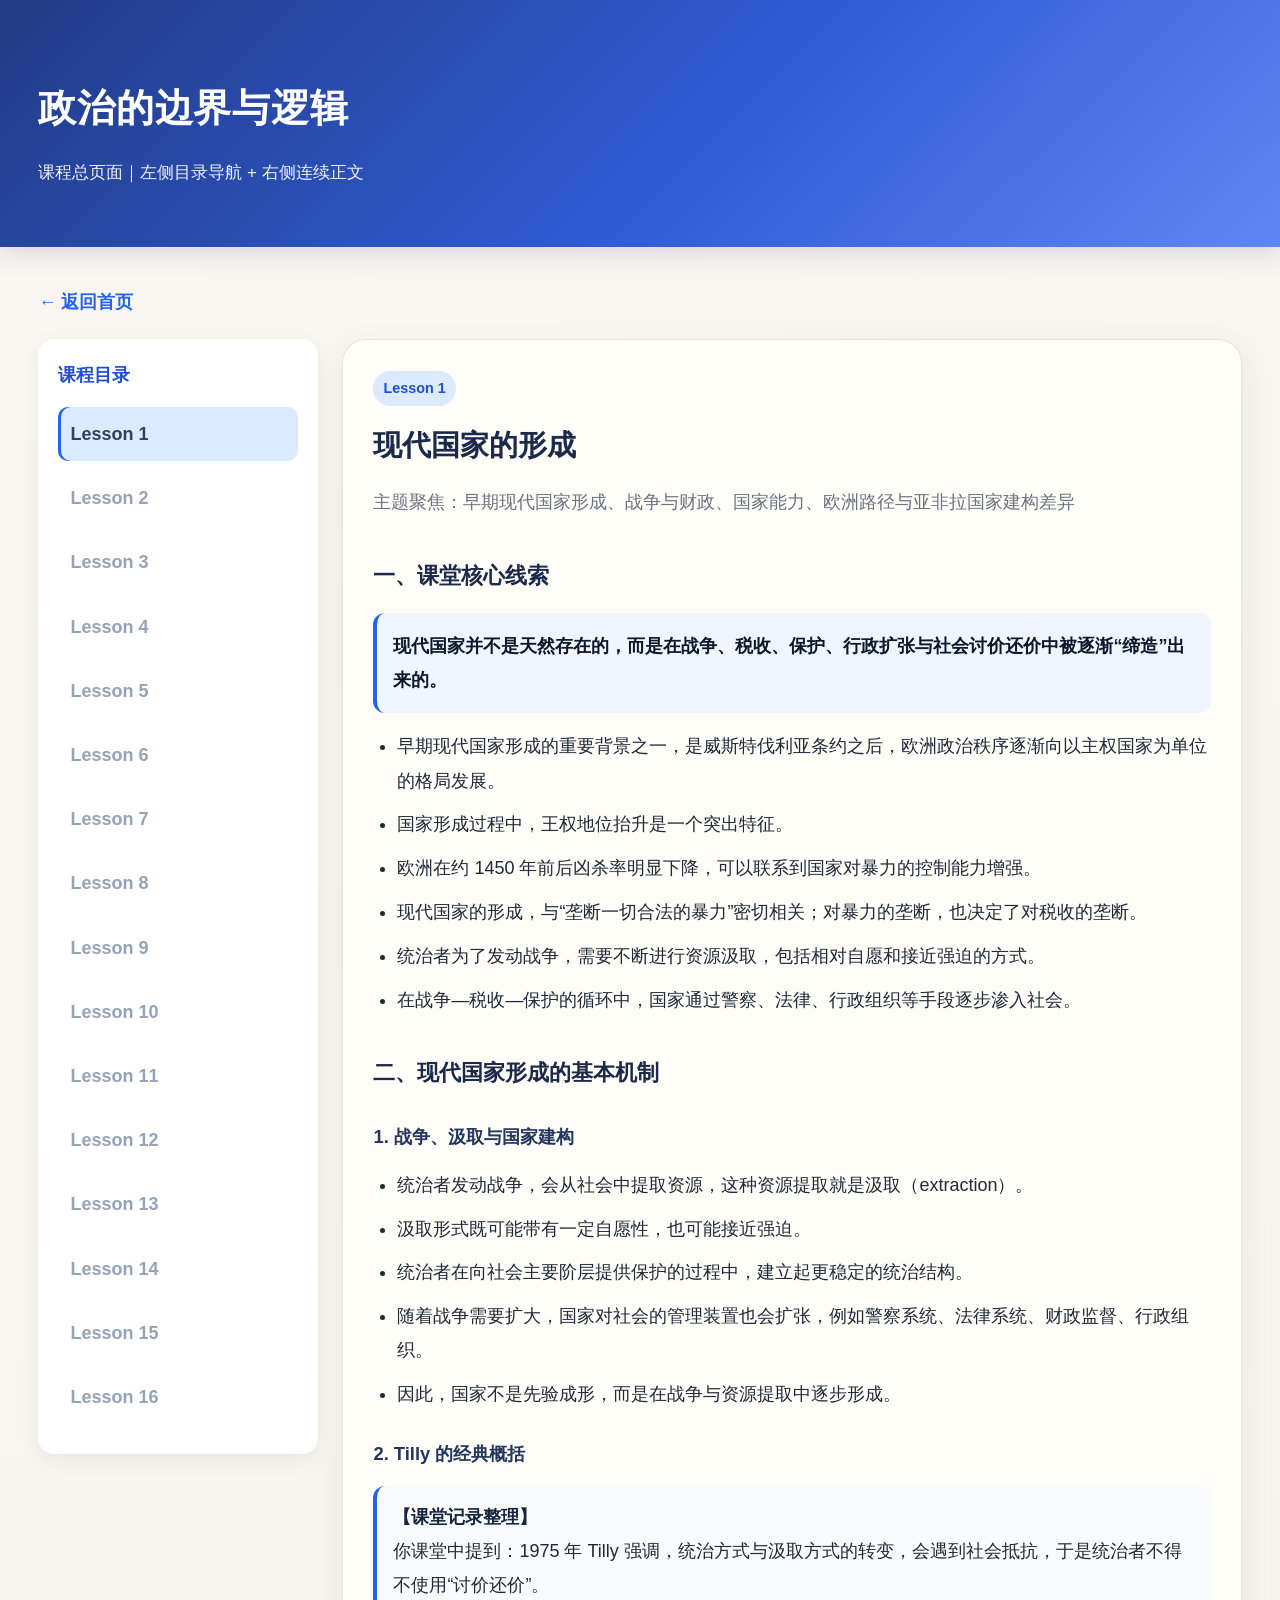
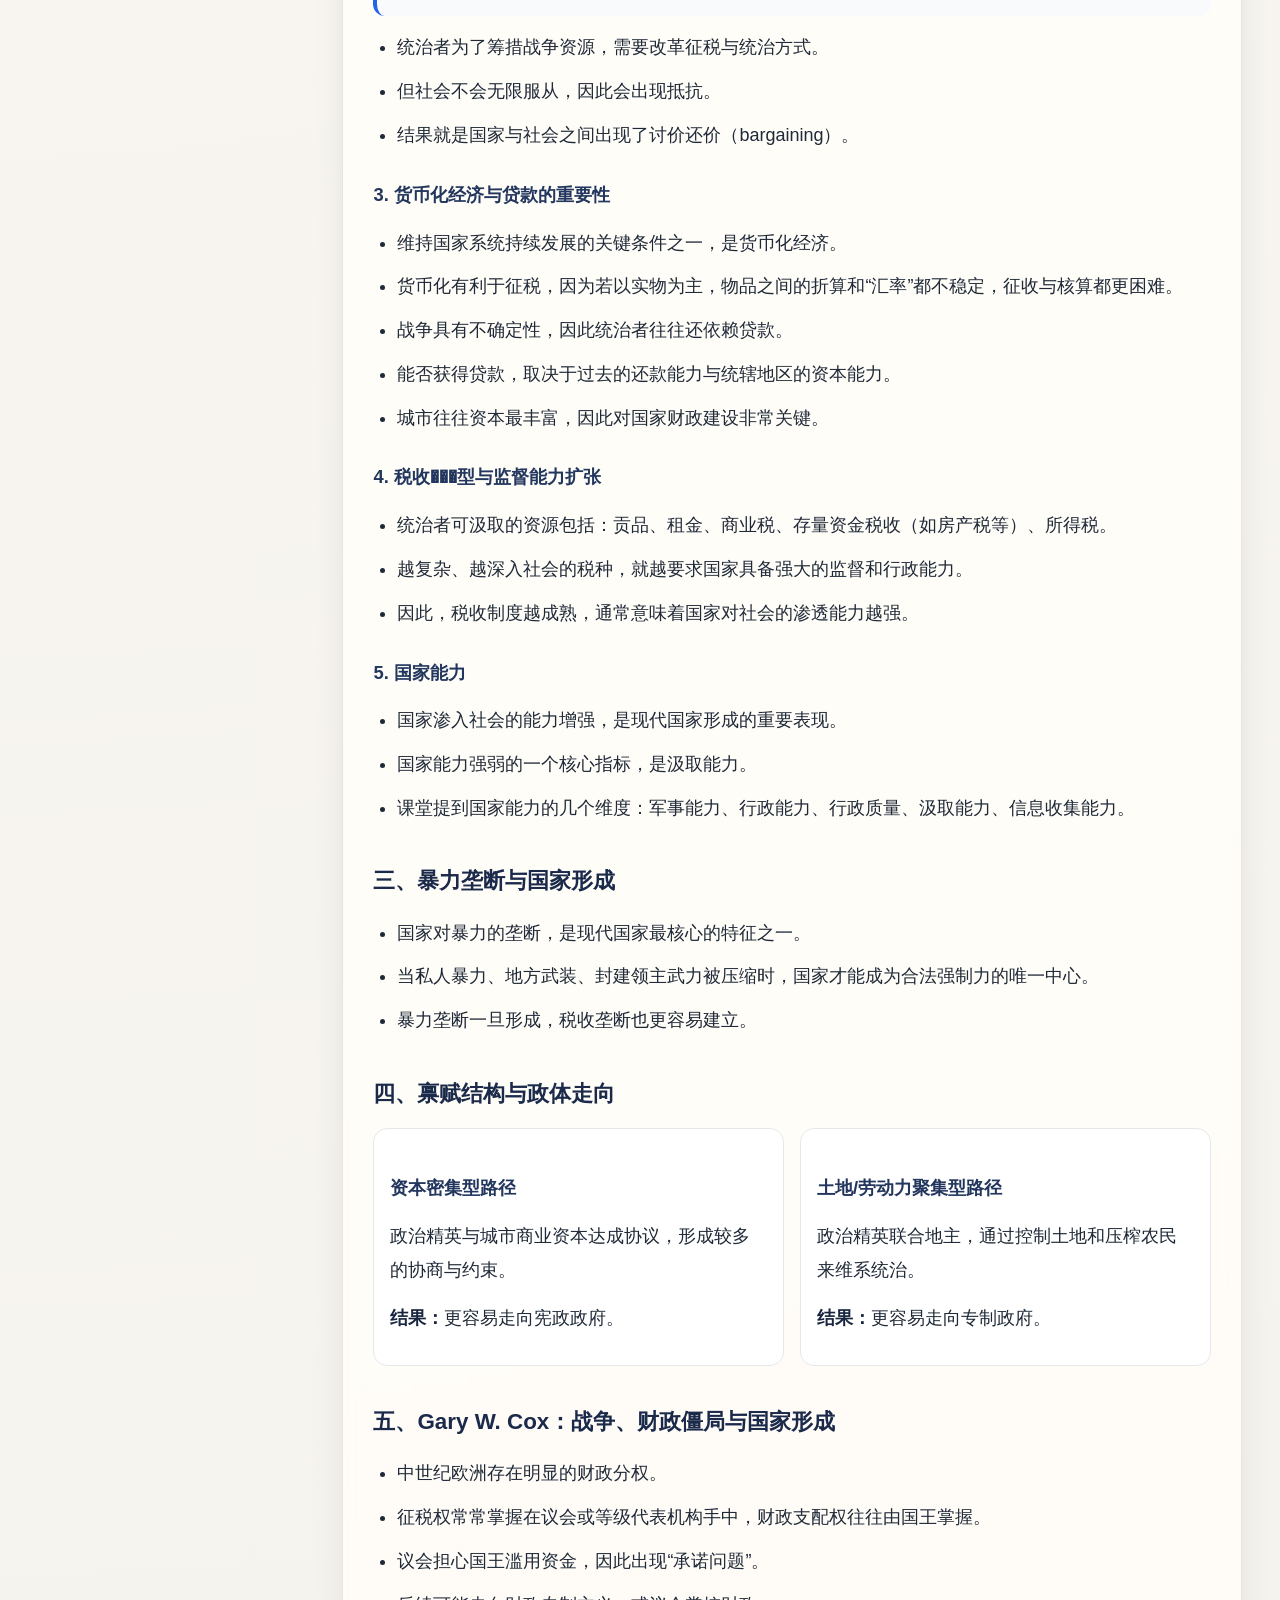
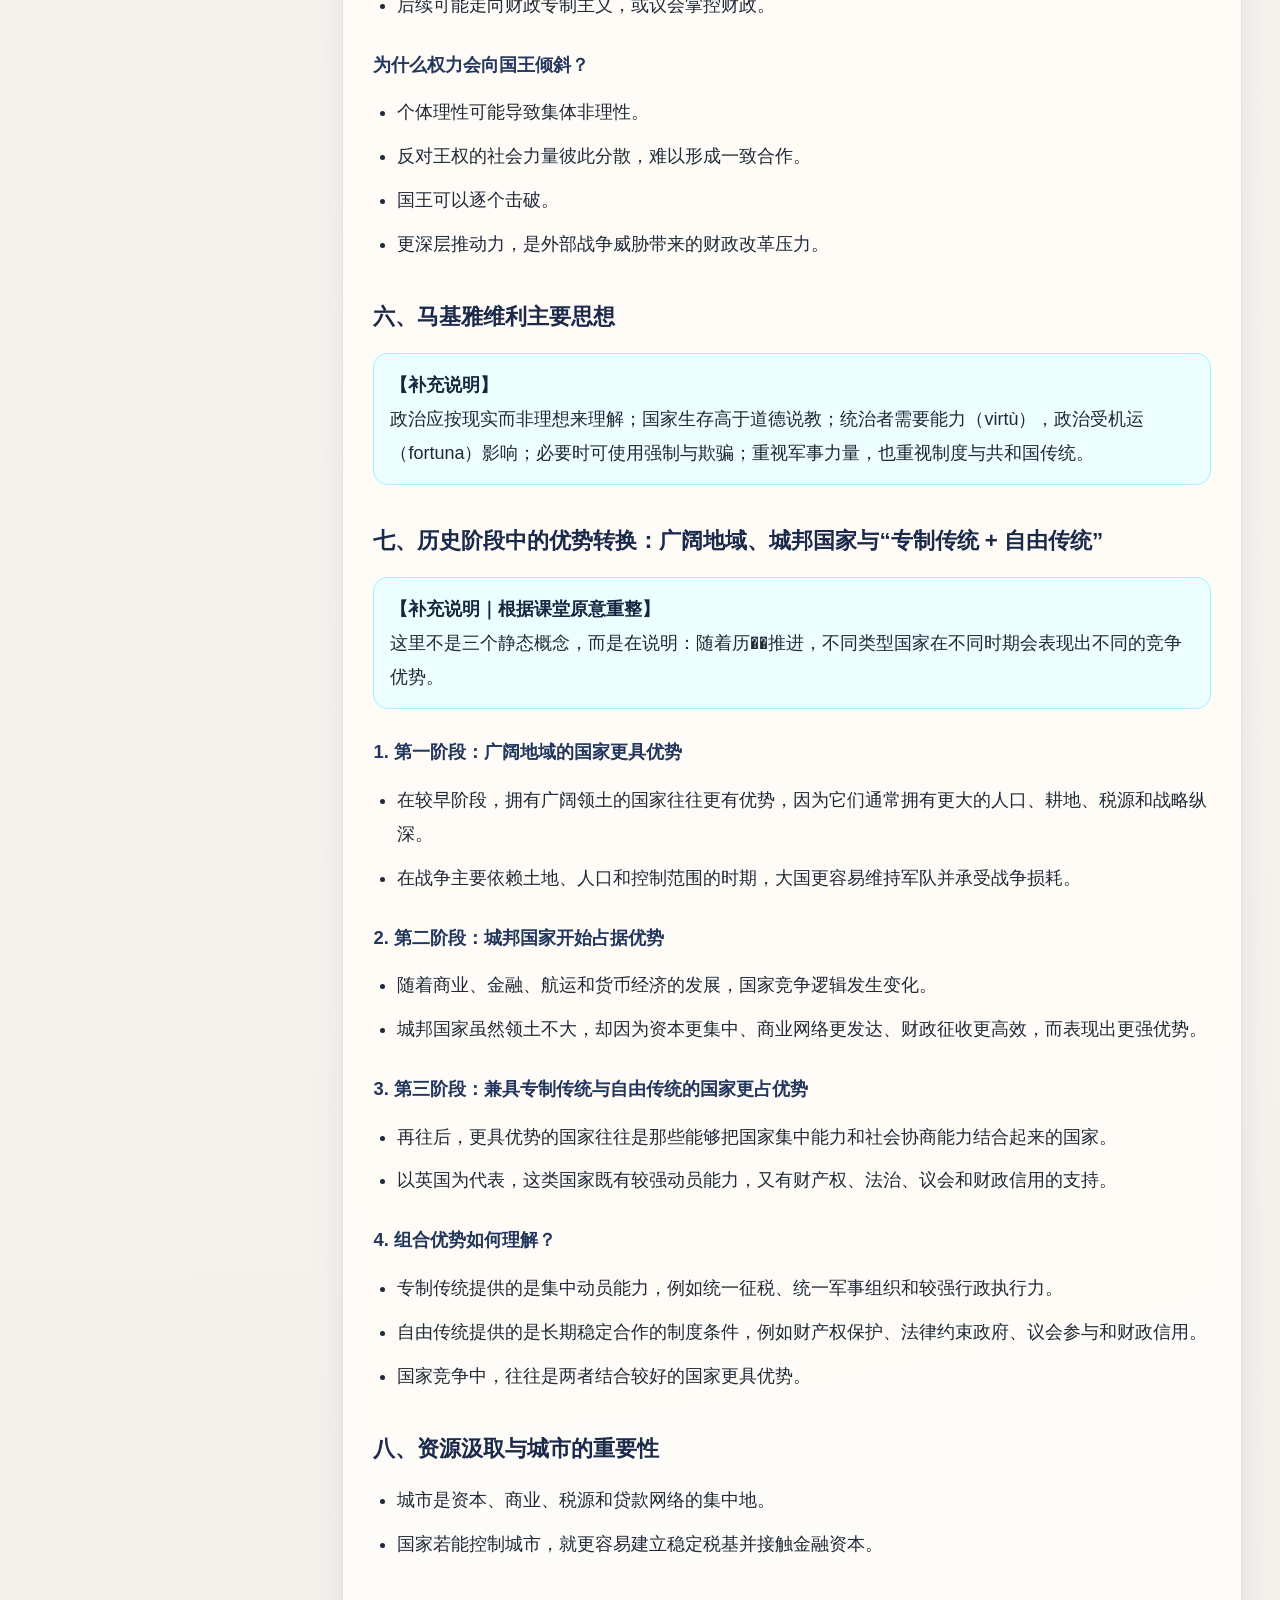
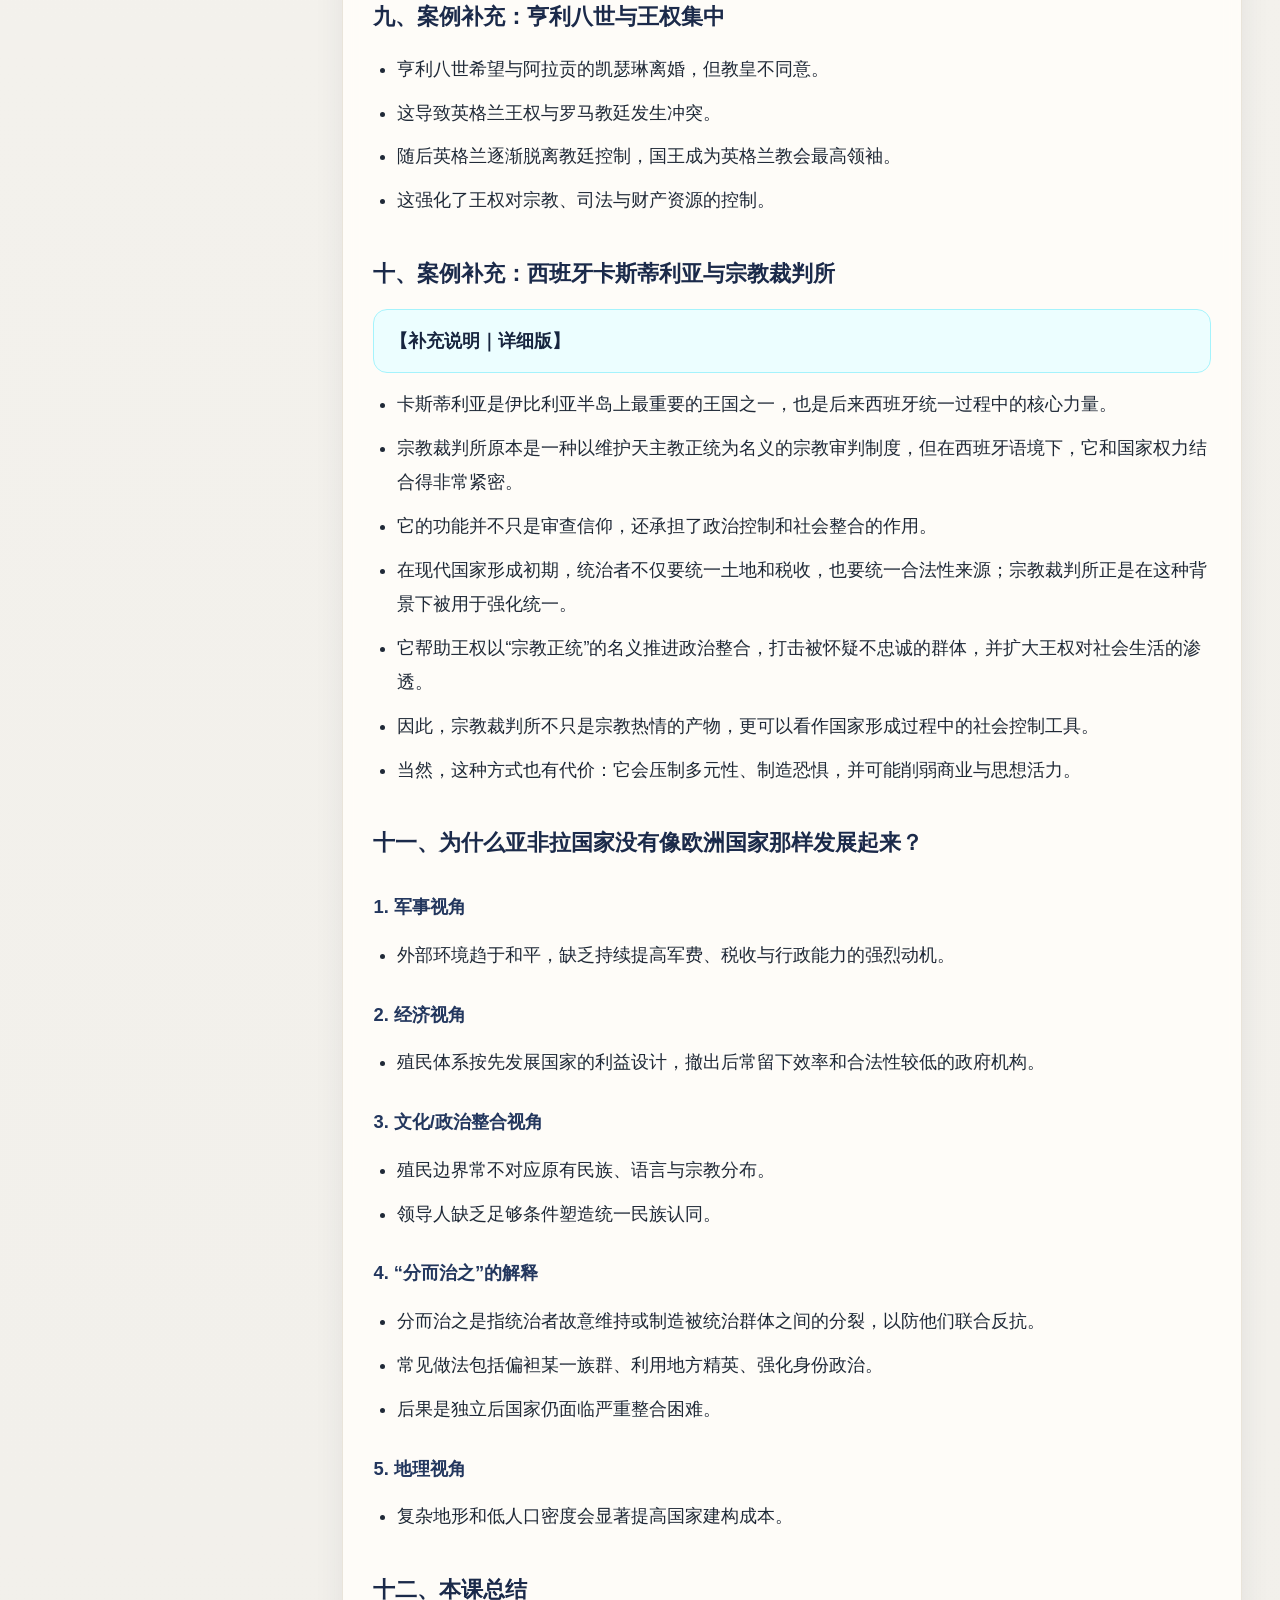
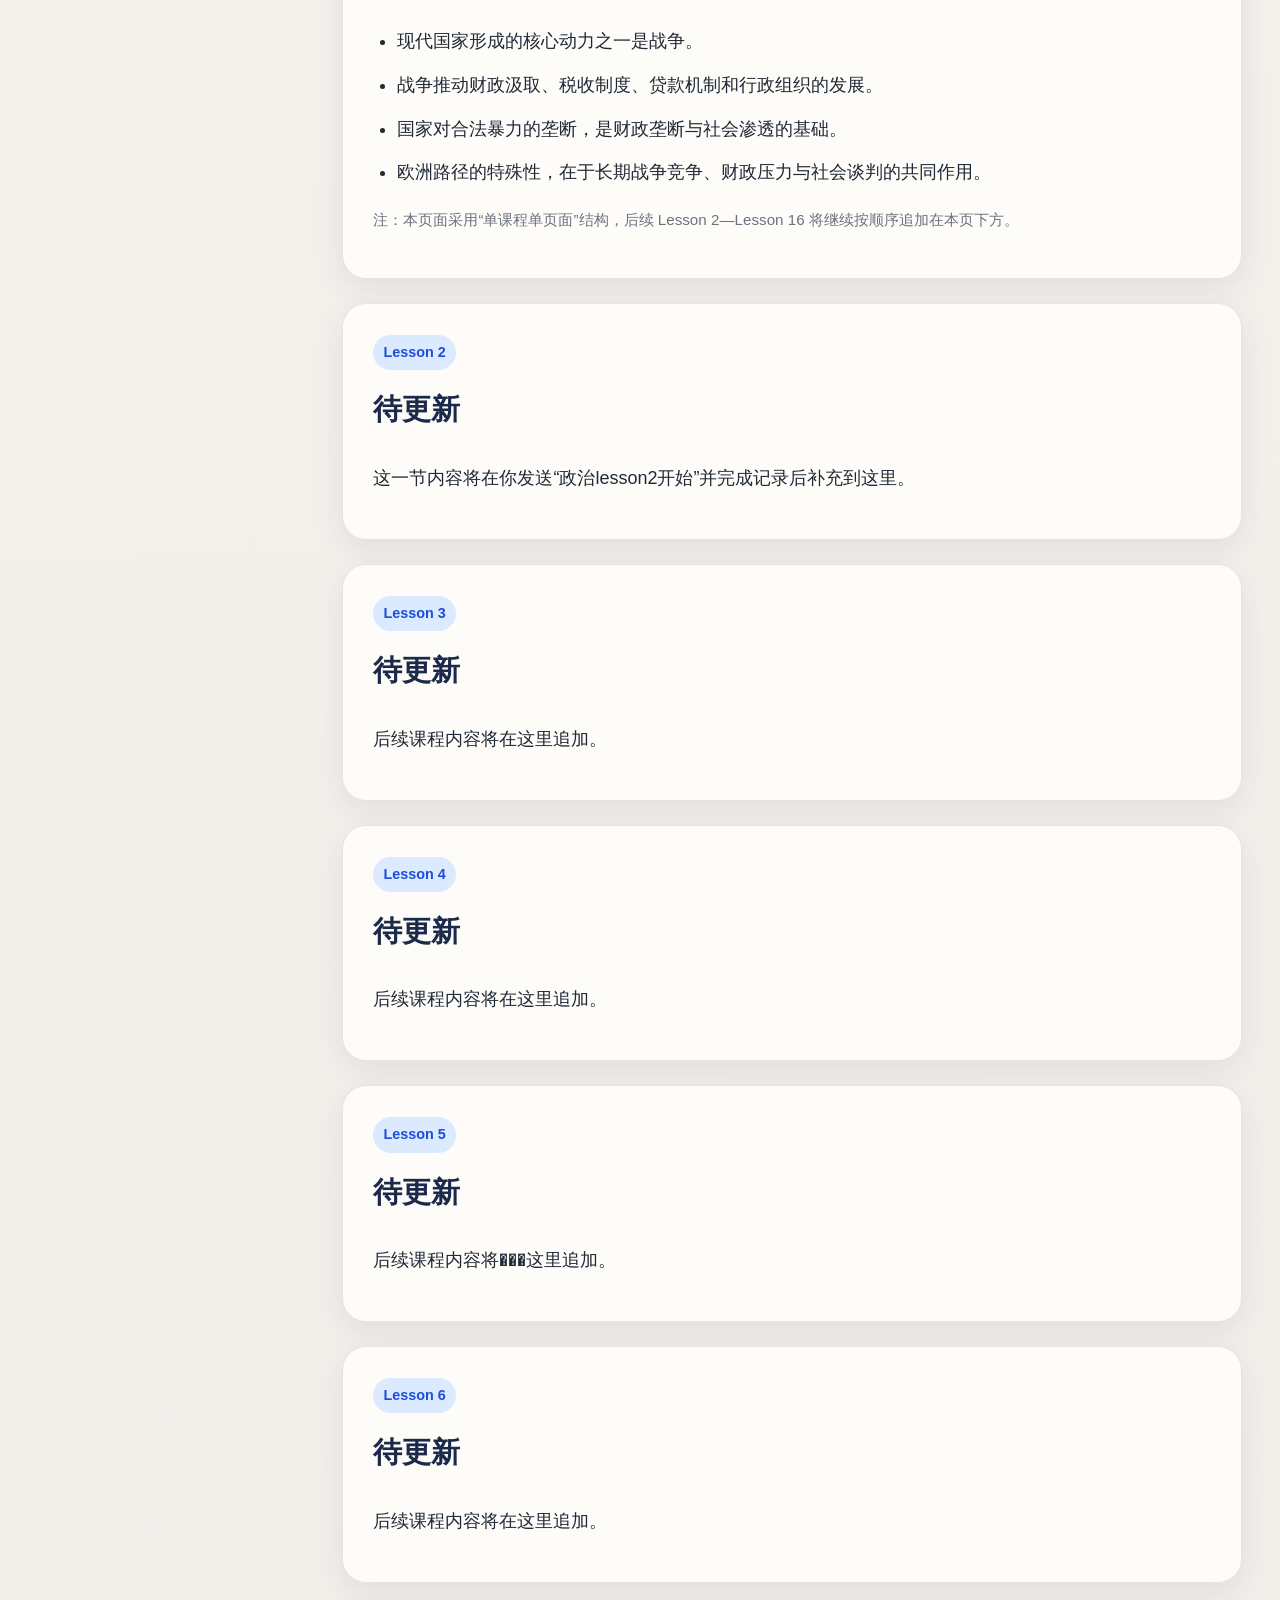
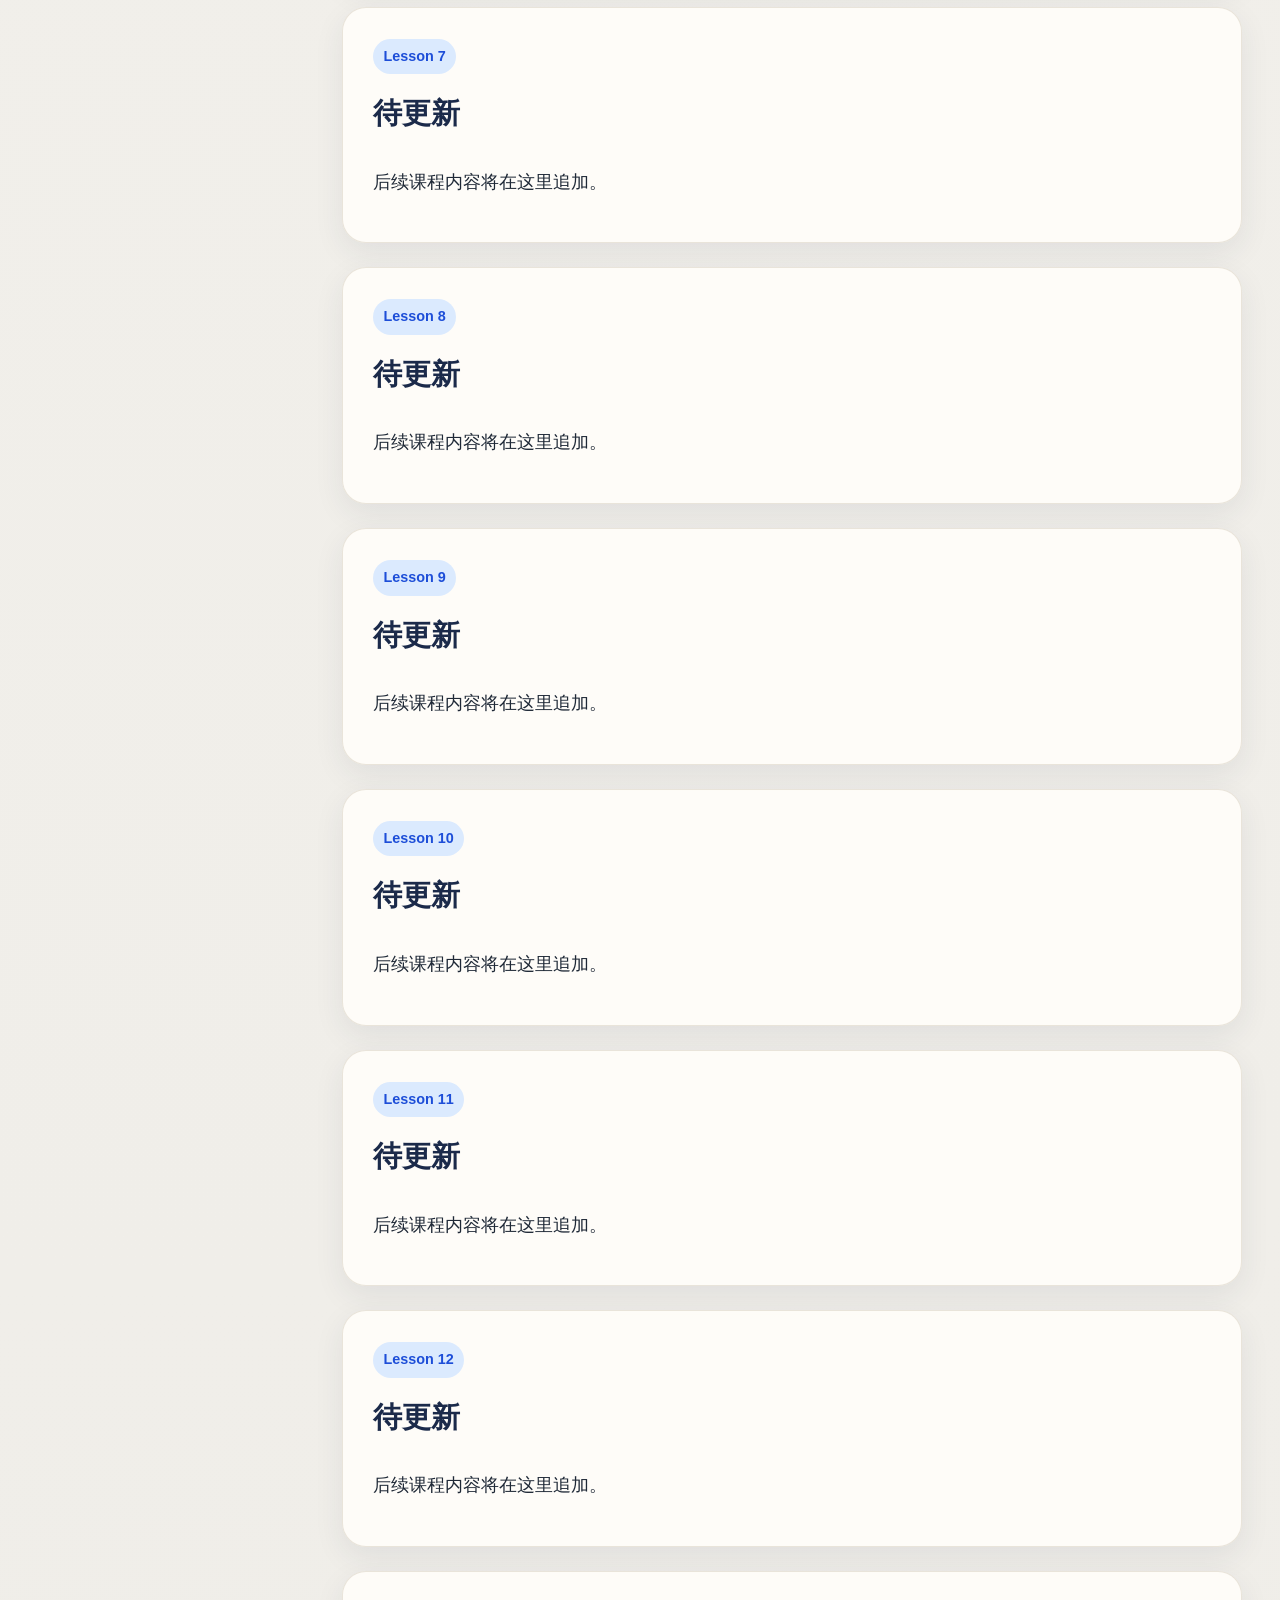
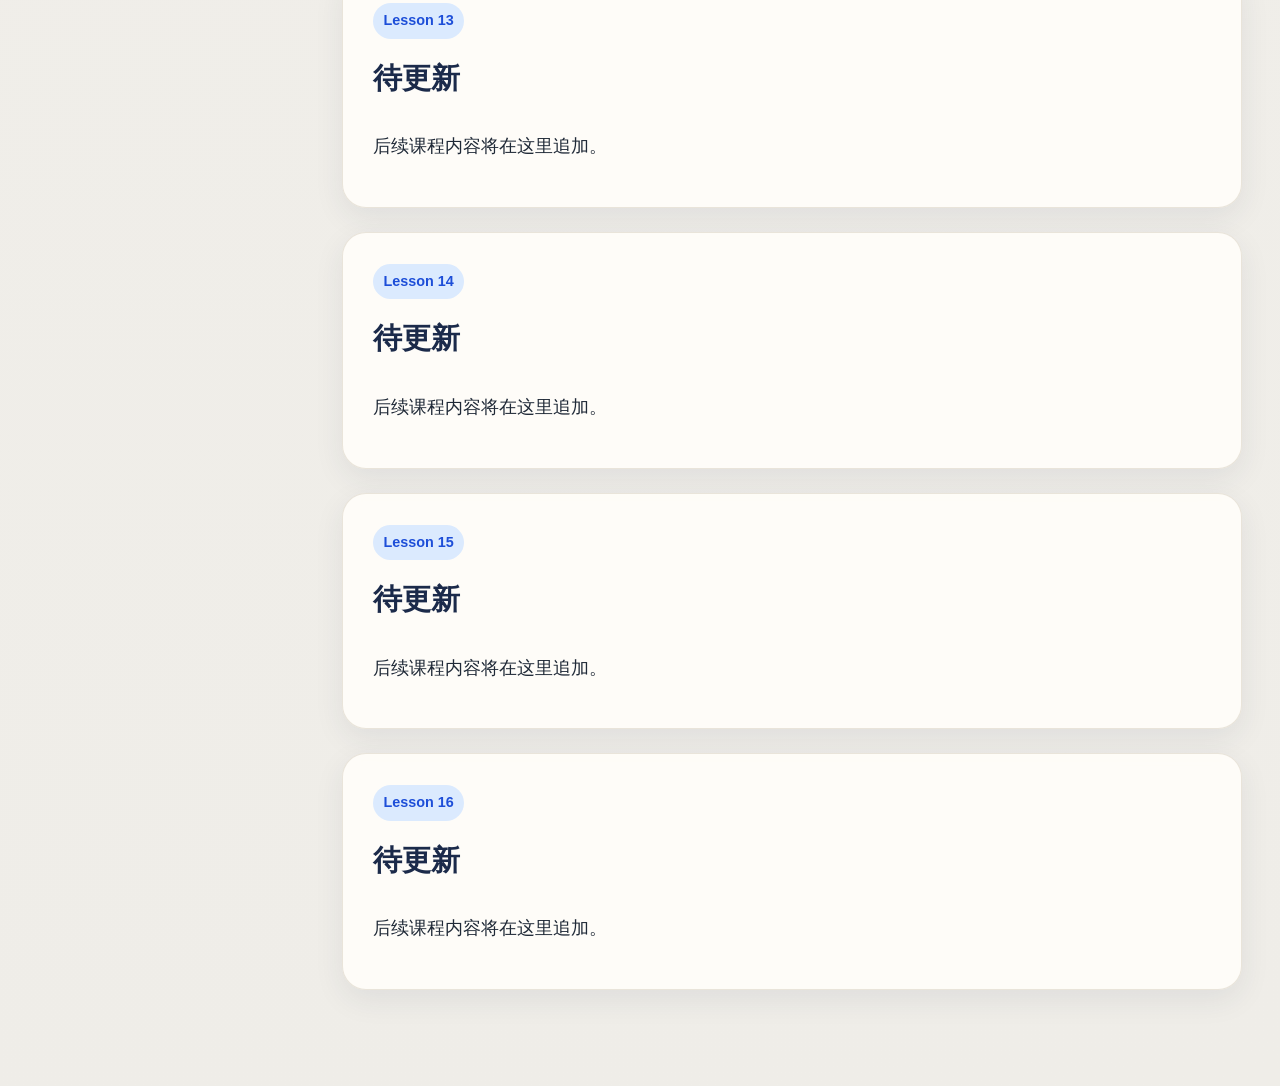
<file: politics_Version1.html>
<!DOCTYPE html>
<html lang="zh-CN">
<head>
  <meta charset="UTF-8" />
  <meta name="viewport" content="width=device-width, initial-scale=1.0" />
  <title>政治的边界与逻辑｜课程总页</title>
  <link rel="stylesheet" href="style.css" />
  <style>
    .course-layout {
      display: grid;
      grid-template-columns: 280px minmax(0, 1fr);
      gap: 24px;
      align-items: start;
    }

    .sidebar {
      position: sticky;
      top: 24px;
      background: white;
      border-radius: 16px;
      padding: 20px;
      box-shadow: 0 6px 20px rgba(15, 23, 42, 0.06);
    }

    .sidebar h2 {
      margin-top: 0;
      font-size: 1.1rem;
      color: #1d4ed8;
    }

    .course-nav {
      list-style: none;
      padding: 0;
      margin: 0;
    }

    .course-nav li {
      margin-bottom: 10px;
    }

    .course-nav a {
      display: block;
      text-decoration: none;
      color: #94a3b8;
      padding: 10px 12px;
      border-radius: 10px;
      transition: all 0.2s ease;
      font-weight: 600;
    }

    .course-nav a:hover {
      background: #eff6ff;
      color: #2563eb;
    }

    .course-nav a.active {
      background: #dbeafe;
      color: #1d4ed8;
      box-shadow: inset 3px 0 0 #2563eb;
    }

    .course-nav a.available {
      color: #334155;
    }

    .content-column .card {
      margin-bottom: 24px;
    }

    .lesson-block {
      scroll-margin-top: 24px;
    }

    .lesson-label {
      display: inline-block;
      background: #dbeafe;
      color: #1d4ed8;
      font-size: 0.9rem;
      font-weight: 700;
      padding: 4px 10px;
      border-radius: 999px;
      margin-bottom: 12px;
    }

    .lesson-title {
      margin-top: 0;
      margin-bottom: 12px;
      color: #0f172a;
      font-size: 1.8rem;
    }

    .lesson-subtitle {
      color: #6b7280;
      margin-top: 0;
    }

    .quote-box {
      background: #eff6ff;
      border-left: 4px solid #2563eb;
      padding: 16px;
      border-radius: 12px;
      margin: 16px 0;
      font-weight: 600;
      color: #0f172a;
    }

    .supplement {
      background: #ecfeff;
      border: 1px solid #a5f3fc;
      border-radius: 14px;
      padding: 14px 16px;
      margin: 14px 0;
    }

    .note-box {
      background: #f8fafc;
      border-left: 4px solid #2563eb;
      padding: 14px 16px;
      border-radius: 12px;
      margin: 14px 0;
    }

    .mini-grid {
      display: grid;
      grid-template-columns: repeat(auto-fit, minmax(240px, 1fr));
      gap: 16px;
      margin-top: 12px;
    }

    .mini-card {
      border: 1px solid #e5e7eb;
      border-radius: 14px;
      padding: 16px;
      background: #fff;
    }

    .back-home {
      display: inline-block;
      margin-bottom: 20px;
      color: #2563eb;
      text-decoration: none;
      font-weight: 600;
    }

    .back-home:hover {
      text-decoration: underline;
    }

    .footer-note {
      color: #6b7280;
      font-size: 0.95rem;
    }

    @media (max-width: 900px) {
      .course-layout {
        grid-template-columns: 1fr;
      }

      .sidebar {
        position: static;
      }
    }
  </style>
</head>
<body>
  <header class="site-header">
    <div class="container">
      <h1>政治的边界与逻辑</h1>
      <p class="subtitle">课程总页面｜左侧目录导航 + 右侧连续正文</p>
    </div>
  </header>

  <main class="container">
    <a class="back-home" href="index.html">← 返回首页</a>

    <div class="course-layout">
      <aside class="sidebar">
        <h2>课程目录</h2>
        <ul class="course-nav">
          <li><a href="#lesson1" class="nav-link available active">Lesson 1</a></li>
          <li><a href="#lesson2" class="nav-link">Lesson 2</a></li>
          <li><a href="#lesson3" class="nav-link">Lesson 3</a></li>
          <li><a href="#lesson4" class="nav-link">Lesson 4</a></li>
          <li><a href="#lesson5" class="nav-link">Lesson 5</a></li>
          <li><a href="#lesson6" class="nav-link">Lesson 6</a></li>
          <li><a href="#lesson7" class="nav-link">Lesson 7</a></li>
          <li><a href="#lesson8" class="nav-link">Lesson 8</a></li>
          <li><a href="#lesson9" class="nav-link">Lesson 9</a></li>
          <li><a href="#lesson10" class="nav-link">Lesson 10</a></li>
          <li><a href="#lesson11" class="nav-link">Lesson 11</a></li>
          <li><a href="#lesson12" class="nav-link">Lesson 12</a></li>
          <li><a href="#lesson13" class="nav-link">Lesson 13</a></li>
          <li><a href="#lesson14" class="nav-link">Lesson 14</a></li>
          <li><a href="#lesson15" class="nav-link">Lesson 15</a></li>
          <li><a href="#lesson16" class="nav-link">Lesson 16</a></li>
        </ul>
      </aside>

      <div class="content-column">
        <section id="lesson1" class="card lesson-block">
          <div class="lesson-label">Lesson 1</div>
          <h2 class="lesson-title">现代国家的形成</h2>
          <p class="lesson-subtitle">主题聚焦：早期现代国家形成、战争与财政、国家能力、欧洲路径与亚非拉国家建构差异</p>

          <h3>一、课堂核心线索</h3>
          <div class="quote-box">
            现代国家并不是天然存在的，而是在战争、税收、保护、行政扩张与社会讨价还价中被逐渐“缔造”出来的。
          </div>
          <ul>
            <li>早期现代国家形成的重要背景之一，是威斯特伐利亚条约之后，欧洲政治秩序逐渐向以主权国家为单位的格局发展。</li>
            <li>国家形成过程中，王权地位抬升是一个突出特征。</li>
            <li>欧洲在约 1450 年前后凶杀率明显下降，可以联系到国家对暴力的控制能力增强。</li>
            <li>现代国家的形成，与“垄断一切合法的暴力”密切相关；对暴力的垄断，也决定了对税收的垄断。</li>
            <li>统治者为了发动战争，需要不断进行资源汲取，包括相对自愿和接近强迫的方式。</li>
            <li>在战争—税收—保护的循环中，国家通过警察、法律、行政组织等手段逐步渗入社会。</li>
          </ul>

          <h3>二、现代国家形成的基本机制</h3>

          <h4>1. 战争、汲取与国家建构</h4>
          <ul>
            <li>统治者发动战争，会从社会中提取资源，这种资源提取就是汲取（extraction）。</li>
            <li>汲取形式既可能带有一定自愿性，也可能接近强迫。</li>
            <li>统治者在向社会主要阶层提供保护的过程中，建立起更稳定的统治结构。</li>
            <li>随着战争需要扩大，国家对社会的管理装置也会扩张，例如警察系统、法律系统、财政监督、行政组织。</li>
            <li>因此，国家不是先验成形，而是在战争与资源提取中逐步形成。</li>
          </ul>

          <h4>2. Tilly 的经典概括</h4>
          <div class="note-box">
            <strong>【课堂记录整理】</strong><br />
            你课堂中提到：1975 年 Tilly 强调，统治方式与汲取方式的转变，会遇到社会抵抗，于是统治者不得不使用“讨价还价”。
          </div>
          <ul>
            <li>统治者为了筹措战争资源，需要改革征税与统治方式。</li>
            <li>但社会不会无限服从，因此会出现抵抗。</li>
            <li>结果就是国家与社会之间出现了讨价还价（bargaining）。</li>
          </ul>

          <h4>3. 货币化经济与贷款的重要性</h4>
          <ul>
            <li>维持国家系统持续发展的关键条件之一，是货币化经济。</li>
            <li>货币化有利于征税，因为若以实物为主，物品之间的折算和“汇率”都不稳定，征收与核算都更困难。</li>
            <li>战争具有不确定性，因此统治者往往还依赖贷款。</li>
            <li>能否获得贷款，取决于过去的还款能力与统辖地区的资本能力。</li>
            <li>城市往往资本最丰富，因此对国家财政建设非常关键。</li>
          </ul>

          <h4>4. 税收���型与监督能力扩张</h4>
          <ul>
            <li>统治者可汲取的资源包括：贡品、租金、商业税、存量资金税收（如房产税等）、所得税。</li>
            <li>越复杂、越深入社会的税种，就越要求国家具备强大的监督和行政能力。</li>
            <li>因此，税收制度越成熟，通常意味着国家对社会的渗透能力越强。</li>
          </ul>

          <h4>5. 国家能力</h4>
          <ul>
            <li>国家渗入社会的能力增强，是现代国家形成的重要表现。</li>
            <li>国家能力强弱的一个核心指标，是汲取能力。</li>
            <li>课堂提到国家能力的几个维度：军事能力、行政能力、行政质量、汲取能力、信息收集能力。</li>
          </ul>

          <h3>三、暴力垄断与国家形成</h3>
          <ul>
            <li>国家对暴力的垄断，是现代国家最核心的特征之一。</li>
            <li>当私人暴力、地方武装、封建领主武力被压缩时，国家才能成为合法强制力的唯一中心。</li>
            <li>暴力垄断一旦形成，税收垄断也更容易建立。</li>
          </ul>

          <h3>四、禀赋结构与政体走向</h3>
          <div class="mini-grid">
            <div class="mini-card">
              <h4>资本密集型路径</h4>
              <p>政治精英与城市商业资本达成协议，形成较多的协商与约束。</p>
              <p><strong>结果：</strong>更容易走向宪政政府。</p>
            </div>
            <div class="mini-card">
              <h4>土地/劳动力聚集型路径</h4>
              <p>政治精英联合地主，通过控制土地和压榨农民来维系统治。</p>
              <p><strong>结果：</strong>更容易走向专制政府。</p>
            </div>
          </div>

          <h3>五、Gary W. Cox：战争、财政僵局与国家形成</h3>
          <ul>
            <li>中世纪欧洲存在明显的财政分权。</li>
            <li>征税权常常掌握在议会或等级代表机构手中，财政支配权往往由国王掌握。</li>
            <li>议会担心国王滥用资金，因此出现“承诺问题”。</li>
            <li>后续可能走向财政专制主义，或议会掌控财政。</li>
          </ul>

          <h4>为什么权力会向国王倾斜？</h4>
          <ul>
            <li>个体理性可能导致集体非理性。</li>
            <li>反对王权的社会力量彼此分散，难以形成一致合作。</li>
            <li>国王可以逐个击破。</li>
            <li>更深层推动力，是外部战争威胁带来的财政改革压力。</li>
          </ul>

          <h3>六、马基雅维利主要思想</h3>
          <div class="supplement">
            <strong>【补充说明】</strong><br />
            政治应按现实而非理想来理解；国家生存高于道德说教；统治者需要能力（virtù），政治受机运（fortuna）影响；必要时可使用强制与欺骗；重视军事力量，也重视制度与共和国传统。
          </div>

          <h3>七、历史阶段中的优势转换：广阔地域、城邦国家与“专制传统 + 自由传统”</h3>
          <div class="supplement">
            <strong>【补充说明｜根据课堂原意重整】</strong><br />
            这里不是三个静态概念，而是在说明：随着历��推进，不同类型国家在不同时期会表现出不同的竞争优势。
          </div>

          <h4>1. 第一阶段：广阔地域的国家更具优势</h4>
          <ul>
            <li>在较早阶段，拥有广阔领土的国家往往更有优势，因为它们通常拥有更大的人口、耕地、税源和战略纵深。</li>
            <li>在战争主要依赖土地、人口和控制范围的时期，大国更容易维持军队并承受战争损耗。</li>
          </ul>

          <h4>2. 第二阶段：城邦国家开始占据优势</h4>
          <ul>
            <li>随着商业、金融、航运和货币经济的发展，国家竞争逻辑发生变化。</li>
            <li>城邦国家虽然领土不大，却因为资本更集中、商业网络更发达、财政征收更高效，而表现出更强优势。</li>
          </ul>

          <h4>3. 第三阶段：兼具专制传统与自由传统的国家更占优势</h4>
          <ul>
            <li>再往后，更具优势的国家往往是那些能够把国家集中能力和社会协商能力结合起来的国家。</li>
            <li>以英国为代表，这类国家既有较强动员能力，又有财产权、法治、议会和财政信用的支持。</li>
          </ul>

          <h4>4. 组合优势如何理解？</h4>
          <ul>
            <li>专制传统提供的是集中动员能力，例如统一征税、统一军事组织和较强行政执行力。</li>
            <li>自由传统提供的是长期稳定合作的制度条件，例如财产权保护、法律约束政府、议会参与和财政信用。</li>
            <li>国家竞争中，往往是两者结合较好的国家更具优势。</li>
          </ul>

          <h3>八、资源汲取与城市的重要性</h3>
          <ul>
            <li>城市是资本、商业、税源和贷款网络的集中地。</li>
            <li>国家若能控制城市，就更容易建立稳定税基并接触金融资本。</li>
          </ul>

          <h3>九、案例补充：亨利八世与王权集中</h3>
          <ul>
            <li>亨利八世希望与阿拉贡的凯瑟琳离婚，但教皇不同意。</li>
            <li>这导致英格兰王权与罗马教廷发生冲突。</li>
            <li>随后英格兰逐渐脱离教廷控制，国王成为英格兰教会最高领袖。</li>
            <li>这强化了王权对宗教、司法与财产资源的控制。</li>
          </ul>

          <h3>十、案例补充：西班牙卡斯蒂利亚与宗教裁判所</h3>
          <div class="supplement">
            <strong>【补充说明｜详细版】</strong>
          </div>
          <ul>
            <li>卡斯蒂利亚是伊比利亚半岛上最重要的王国之一，也是后来西班牙统一过程中的核心力量。</li>
            <li>宗教裁判所原本是一种以维护天主教正统为名义的宗教审判制度，但在西班牙语境下，它和国家权力结合得非常紧密。</li>
            <li>它的功能并不只是审查信仰，还承担了政治控制和社会整合的作用。</li>
            <li>在现代国家形成初期，统治者不仅要统一土地和税收，也要统一合法性来源；宗教裁判所正是在这种背景下被用于强化统一。</li>
            <li>它帮助王权以“宗教正统”的名义推进政治整合，打击被怀疑不忠诚的群体，并扩大王权对社会生活的渗透。</li>
            <li>因此，宗教裁判所不只是宗教热情的产物，更可以看作国家形成过程中的社会控制工具。</li>
            <li>当然，这种方式也有代价：它会压制多元性、制造恐惧，并可能削弱商业与思想活力。</li>
          </ul>

          <h3>十一、为什么亚非拉国家没有像欧洲国家那样发展起来？</h3>

          <h4>1. 军事视角</h4>
          <ul>
            <li>外部环境趋于和平，缺乏持续提高军费、税收与行政能力的强烈动机。</li>
          </ul>

          <h4>2. 经济视角</h4>
          <ul>
            <li>殖民体系按先发展国家的利益设计，撤出后常留下效率和合法性较低的政府机构。</li>
          </ul>

          <h4>3. 文化/政治整合视角</h4>
          <ul>
            <li>殖民边界常不对应原有民族、语言与宗教分布。</li>
            <li>领导人缺乏足够条件塑造统一民族认同。</li>
          </ul>

          <h4>4. “分而治之”的解释</h4>
          <ul>
            <li>分而治之是指统治者故意维持或制造被统治群体之间的分裂，以防他们联合反抗。</li>
            <li>常见做法包括偏袒某一族群、利用地方精英、强化身份政治。</li>
            <li>后果是独立后国家仍面临严重整合困难。</li>
          </ul>

          <h4>5. 地理视角</h4>
          <ul>
            <li>复杂地形和低人口密度会显著提高国家建构成本。</li>
          </ul>

          <h3>十二、本课总结</h3>
          <ul>
            <li>现代国家形成的核心动力之一是战争。</li>
            <li>战争推动财政汲取、税收制度、贷款机制和行政组织的发展。</li>
            <li>国家对合法暴力的垄断，是财政垄断与社会渗透的基础。</li>
            <li>欧洲路径的特殊性，在于长期战争竞争、财政压力与社会谈判的共同作用。</li>
          </ul>

          <p class="footer-note">
            注：本页面采用“单课程单页面”结构，后续 Lesson 2—Lesson 16 将继续按顺序追加在本页下方。
          </p>
        </section>

        <section id="lesson2" class="card lesson-block">
          <div class="lesson-label">Lesson 2</div>
          <h2>待更新</h2>
          <p>这一节内容将在你发送“政治lesson2开始”并完成记录后补充到这里。</p>
        </section>

        <section id="lesson3" class="card lesson-block">
          <div class="lesson-label">Lesson 3</div>
          <h2>待更新</h2>
          <p>后续课程内容将在这里追加。</p>
        </section>

        <section id="lesson4" class="card lesson-block">
          <div class="lesson-label">Lesson 4</div>
          <h2>待更新</h2>
          <p>后续课程内容将在这里追加。</p>
        </section>

        <section id="lesson5" class="card lesson-block">
          <div class="lesson-label">Lesson 5</div>
          <h2>待更新</h2>
          <p>后续课程内容将���这里追加。</p>
        </section>

        <section id="lesson6" class="card lesson-block">
          <div class="lesson-label">Lesson 6</div>
          <h2>待更新</h2>
          <p>后续课程内容将在这里追加。</p>
        </section>

        <section id="lesson7" class="card lesson-block">
          <div class="lesson-label">Lesson 7</div>
          <h2>待更新</h2>
          <p>后续课程内容将在这里追加。</p>
        </section>

        <section id="lesson8" class="card lesson-block">
          <div class="lesson-label">Lesson 8</div>
          <h2>待更新</h2>
          <p>后续课程内容将在这里追加。</p>
        </section>

        <section id="lesson9" class="card lesson-block">
          <div class="lesson-label">Lesson 9</div>
          <h2>待更新</h2>
          <p>后续课程内容将在这里追加。</p>
        </section>

        <section id="lesson10" class="card lesson-block">
          <div class="lesson-label">Lesson 10</div>
          <h2>待更新</h2>
          <p>后续课程内容将在这里追加。</p>
        </section>

        <section id="lesson11" class="card lesson-block">
          <div class="lesson-label">Lesson 11</div>
          <h2>待更新</h2>
          <p>后续课程内容将在这里追加。</p>
        </section>

        <section id="lesson12" class="card lesson-block">
          <div class="lesson-label">Lesson 12</div>
          <h2>待更新</h2>
          <p>后续课程内容将在这里追加。</p>
        </section>

        <section id="lesson13" class="card lesson-block">
          <div class="lesson-label">Lesson 13</div>
          <h2>待更新</h2>
          <p>后续课程内容将在这里追加。</p>
        </section>

        <section id="lesson14" class="card lesson-block">
          <div class="lesson-label">Lesson 14</div>
          <h2>待更新</h2>
          <p>后续课程内容将在这里追加。</p>
        </section>

        <section id="lesson15" class="card lesson-block">
          <div class="lesson-label">Lesson 15</div>
          <h2>待更新</h2>
          <p>后续课程内容将在这里追加。</p>
        </section>

        <section id="lesson16" class="card lesson-block">
          <div class="lesson-label">Lesson 16</div>
          <h2>待更新</h2>
          <p>后续课程内容将在这里追加。</p>
        </section>
      </div>
    </div>
  </main>

  <script>
    const sections = document.querySelectorAll('.lesson-block');
    const navLinks = document.querySelectorAll('.nav-link');

    function setActiveLink() {
      let currentId = 'lesson1';

      sections.forEach(section => {
        const rect = section.getBoundingClientRect();
        if (rect.top <= 140 && rect.bottom >= 140) {
          currentId = section.id;
        }
      });

      navLinks.forEach(link => {
        link.classList.remove('active');
        if (link.getAttribute('href') === '#' + currentId) {
          link.classList.add('active');
        }
      });
    }

    window.addEventListener('scroll', setActiveLink);
    window.addEventListener('load', setActiveLink);
  </script>
</body>
</html>
</file>
<file: style.css>
:root {
  --bg: #f3f1ec;
  --bg-soft: #f8f6f2;
  --paper: #fffdf9;
  --paper-2: #fffaf3;
  --text: #1f2937;
  --text-soft: #5f6b7a;
  --heading: #1b2a4a;
  --primary: #2f5bd3;
  --primary-soft: #e8eefc;
  --primary-line: #c9d8fb;
  --border: #e7e1d8;
  --shadow: 0 10px 30px rgba(38, 46, 77, 0.08);
  --shadow-soft: 0 4px 12px rgba(38, 46, 77, 0.05);
}

* {
  box-sizing: border-box;
}

html {
  scroll-behavior: smooth;
}

body {
  margin: 0;
  font-family: "PingFang SC", "Microsoft YaHei", "Noto Serif SC", sans-serif;
  background:
    radial-gradient(circle at top left, #faf7f2 0%, #f3f1ec 45%, #efede8 100%);
  color: var(--text);
  line-height: 1.9;
  font-size: 18px;
}

.container {
  width: min(1380px, 94vw);
  margin: 0 auto;
}

.site-header {
  background: linear-gradient(135deg, #223b86 0%, #2f5bd3 55%, #5f86f2 100%);
  color: white;
  padding: 72px 0 58px;
  box-shadow: 0 6px 24px rgba(24, 39, 90, 0.15);
}

.site-header h1 {
  margin: 0 0 12px;
  font-size: clamp(2rem, 3vw, 3.2rem);
  letter-spacing: 0.02em;
}

.subtitle {
  margin: 0;
  opacity: 0.92;
  font-size: 1.05rem;
}

main {
  padding: 38px 0 72px;
}

.card {
  background: rgba(255, 253, 249, 0.92);
  backdrop-filter: blur(8px);
  border-radius: 24px;
  padding: 30px;
  margin-bottom: 28px;
  box-shadow: var(--shadow);
  border: 1px solid rgba(231, 225, 216, 0.9);
}

.card h2 {
  margin-top: 0;
  color: var(--heading);
  font-size: 1.8rem;
}

.card h3 {
  color: var(--heading);
  font-size: 1.4rem;
  margin-top: 2.2rem;
  margin-bottom: 0.8rem;
}

.card h4 {
  color: #23375e;
  font-size: 1.15rem;
  margin-top: 1.6rem;
  margin-bottom: 0.6rem;
}

p {
  margin: 0.85rem 0;
}

ul, ol {
  padding-left: 1.5rem;
  margin: 0.8rem 0 1rem;
}

li {
  margin-bottom: 0.6rem;
}

.lesson-list {
  padding-left: 20px;
}

.lesson-list li {
  margin-bottom: 10px;
}

.lesson-list a {
  text-decoration: none;
  color: #0f172a;
  font-weight: 600;
}

.lesson-list a:hover {
  color: var(--primary);
}

.tip {
  color: var(--text-soft);
  font-size: 0.98rem;
}

.note-meta {
  color: var(--text-soft);
  font-size: 0.98rem;
  margin-bottom: 16px;
}

.note-section {
  margin-bottom: 28px;
}

.note-section h2 {
  border-left: 5px solid var(--primary);
  padding-left: 10px;
  margin-bottom: 12px;
  color: #1e40af;
}

.back-link {
  display: inline-block;
  margin-bottom: 20px;
  color: var(--primary);
  text-decoration: none;
  font-weight: 700;
}

.back-link:hover {
  text-decoration: underline;
}

a {
  color: var(--primary);
}

strong {
  color: #17253f;
}

@media (max-width: 900px) {
  body {
    font-size: 17px;
  }

  .container {
    width: min(96vw, 100%);
  }

  .card {
    padding: 22px;
    border-radius: 18px;
  }

  .site-header {
    padding: 56px 0 42px;
  }
}
</file>
